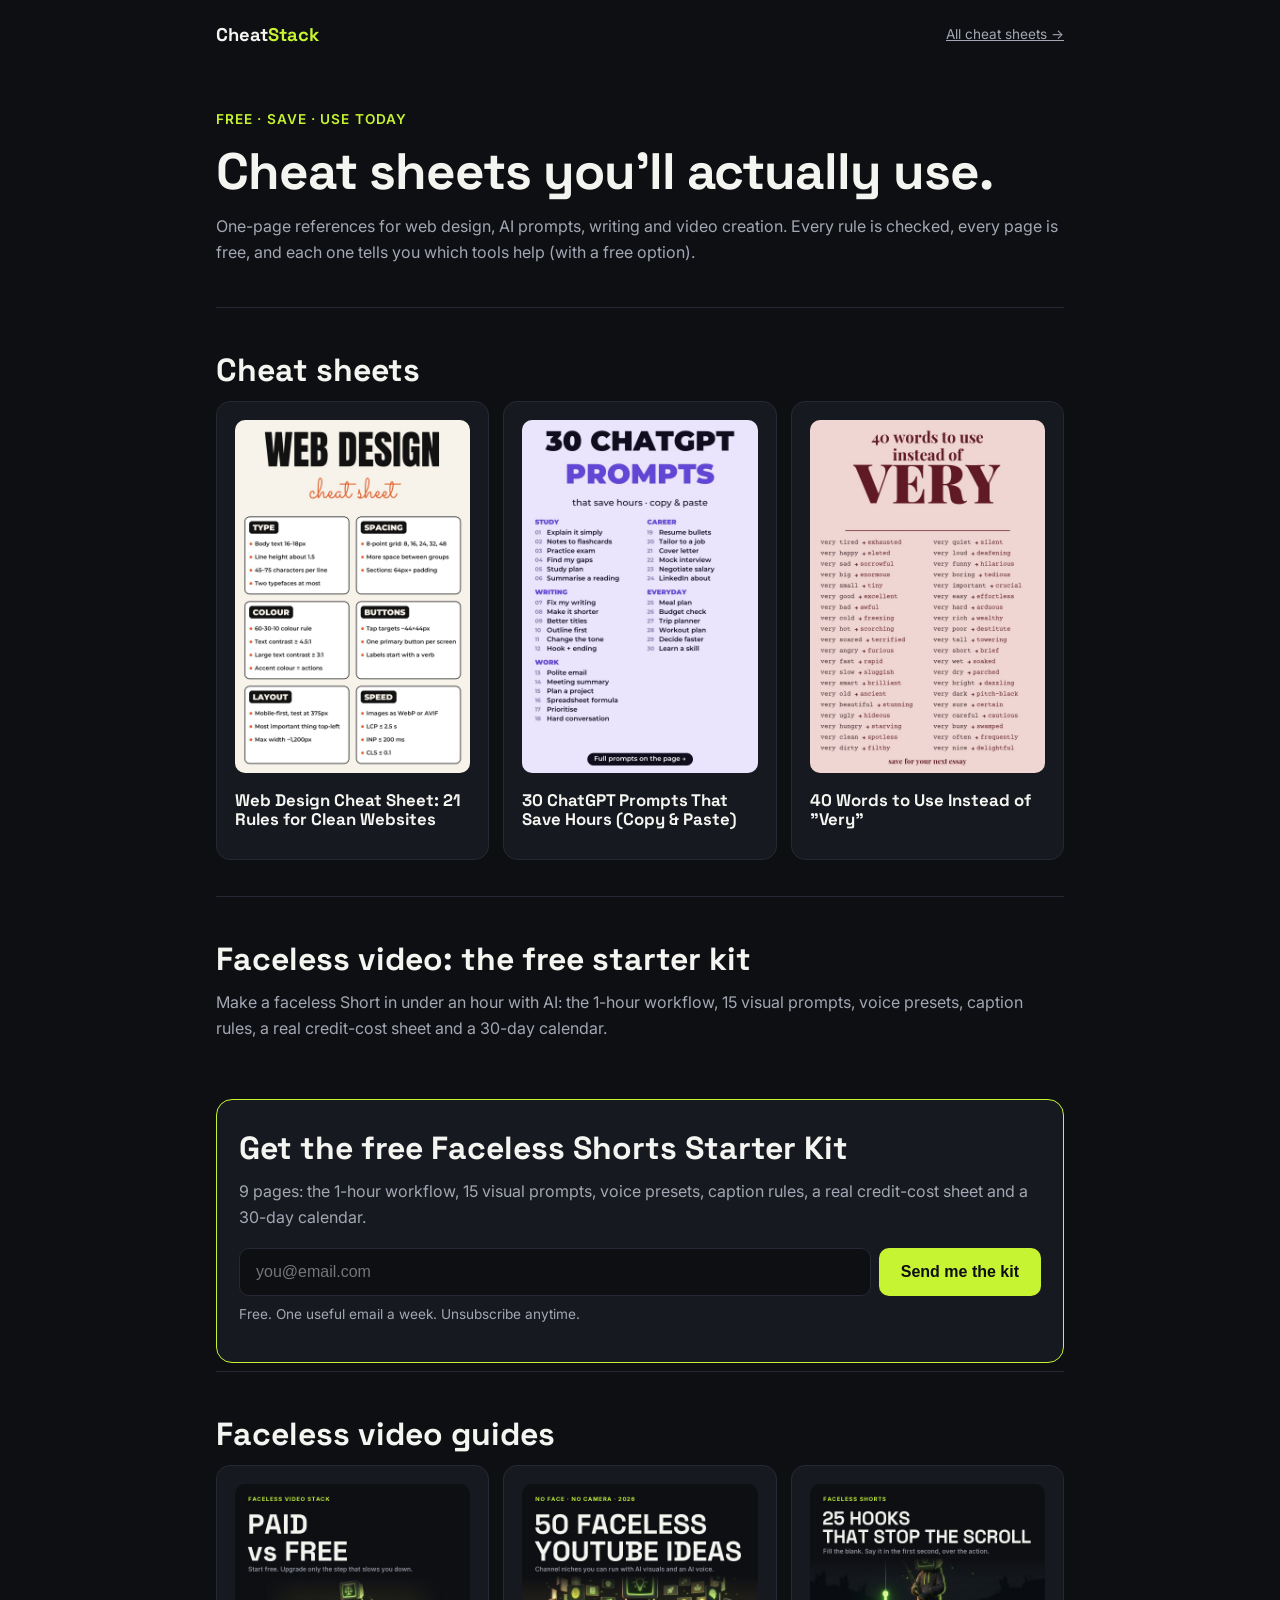
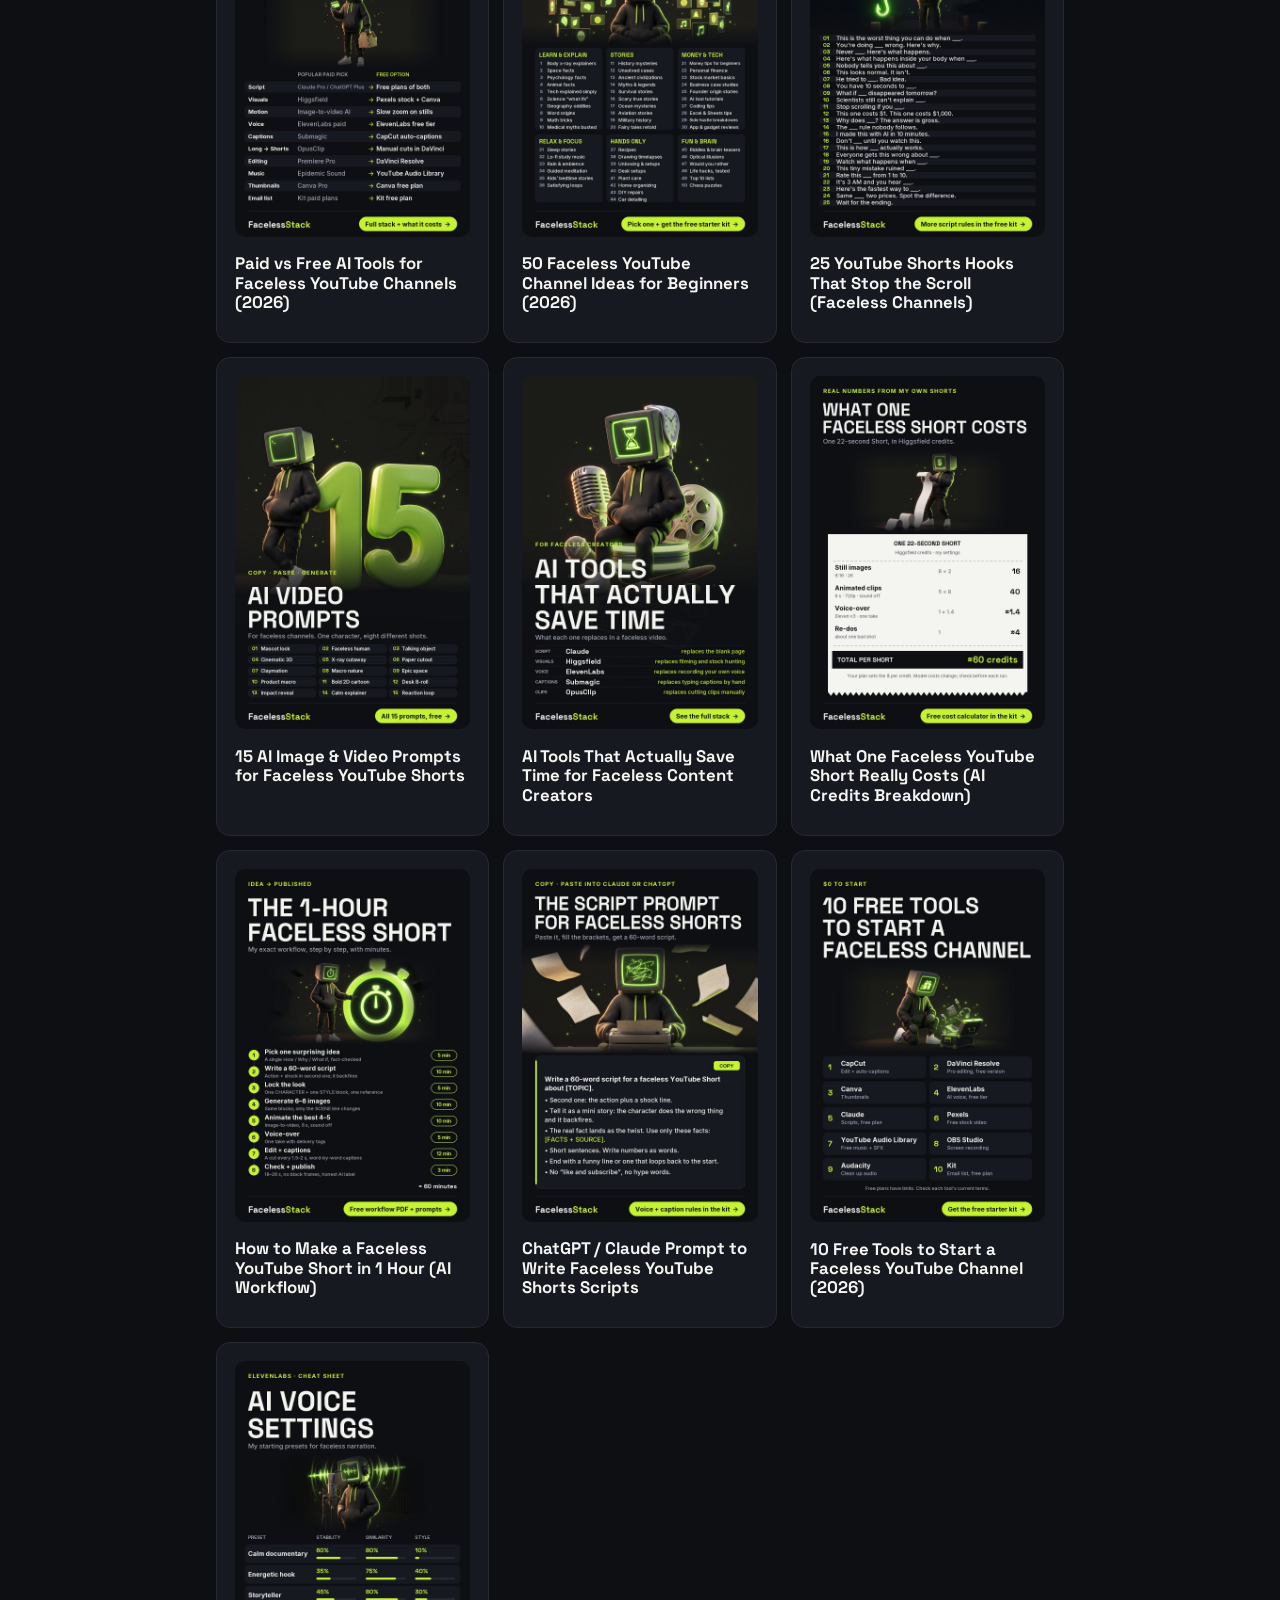
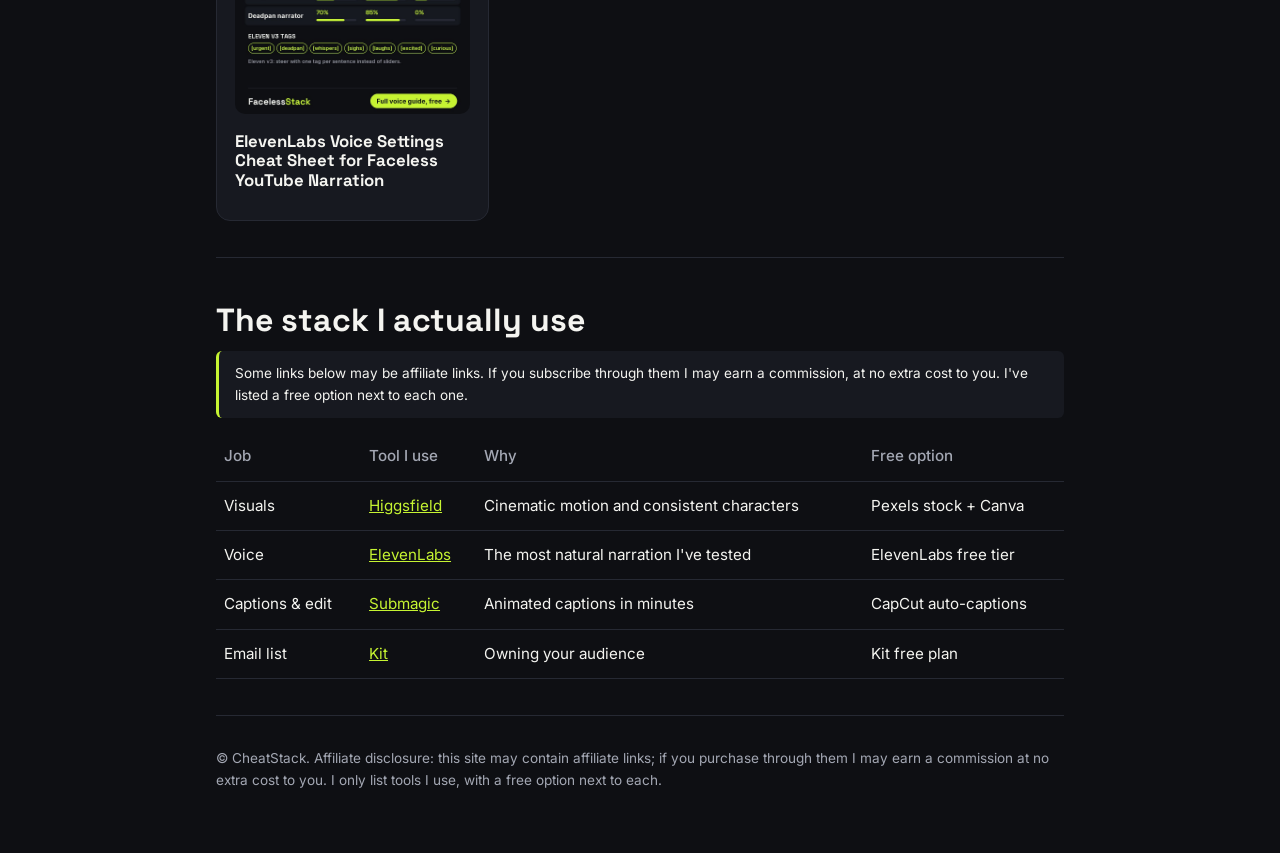
<file: index.html>
<!doctype html>
<html lang="en">
<head>
<meta charset="utf-8">
<meta name="viewport" content="width=device-width, initial-scale=1">
<title>CheatStack: Free Cheat Sheets for Web Design, AI Prompts, Writing &amp; Video</title>
<meta name="description" content="Free one-page cheat sheets for web design, ChatGPT prompts, writing and faceless video creation. Checked rules, copy-paste prompts, free tool options.">
<link rel="canonical" href="https://mussirimajid-rgb.github.io/cheatstack/">
<meta property="og:type" content="article">
<meta property="og:site_name" content="CheatStack">
<meta property="og:title" content="CheatStack: Free Cheat Sheets for Web Design, AI Prompts, Writing &amp; Video">
<meta property="og:description" content="Free one-page cheat sheets for web design, ChatGPT prompts, writing and faceless video creation. Checked rules, copy-paste prompts, free tool options.">
<meta property="og:url" content="https://mussirimajid-rgb.github.io/cheatstack/">
<meta property="article:published_time" content="2026-10-29">
<meta property="og:image" content="https://mussirimajid-rgb.github.io/cheatstack/pins/web-design-cheat-sheet.jpg">
<link rel="preconnect" href="https://fonts.googleapis.com">
<link href="https://fonts.googleapis.com/css2?family=Inter:wght@400;500;700&family=Space+Grotesk:wght@500;700&display=swap" rel="stylesheet">
<link rel="stylesheet" href="style.css?v=de7e3dae">
</head>
<body>
<div class="wrap">
  <header>
    <a class="logo" href="./">Cheat<span>Stack</span></a>
    <a class="small muted" href="./#sheets">All cheat sheets →</a>
  </header>
  <div class="hero" id="sheets">
    <div class="eyebrow">Free · Save · Use today</div>
    <h1>Cheat sheets you'll actually use.</h1>
    <p class="muted">One-page references for web design, AI prompts, writing and video creation. Every rule is checked, every page is free, and each one tells you which tools help (with a free option).</p>
  </div>
  <section>
    <h2>Cheat sheets</h2>
    <div class="grid guides">
      <a class="card" href="web-design-cheat-sheet/"><img src="pins/web-design-cheat-sheet.jpg" alt="Web design cheat sheet with rules for typography, spacing, colour, buttons, layout and page speed." loading="lazy"><h3 style="margin-top:10px">Web Design Cheat Sheet: 21 Rules for Clean Websites</h3></a>
      <a class="card" href="chatgpt-prompts/"><img src="pins/chatgpt-prompts.jpg" alt="List of 30 ChatGPT prompts in five groups: study, writing, work, career and everyday." loading="lazy"><h3 style="margin-top:10px">30 ChatGPT Prompts That Save Hours (Copy &amp; Paste)</h3></a>
      <a class="card" href="words-instead-of-very/"><img src="pins/words-instead-of-very.jpg" alt="List of 40 words to use instead of very, such as very tired → exhausted and very happy → elated." loading="lazy"><h3 style="margin-top:10px">40 Words to Use Instead of &quot;Very&quot;</h3></a>
    </div>
  </section>
  <section>
    <h2>Faceless video: the free starter kit</h2>
    <p class="muted">Make a faceless Short in under an hour with AI: the 1-hour workflow, 15 visual prompts, voice presets, caption rules, a real credit-cost sheet and a 30-day calendar.</p>
  </section>
  <div class="kitbox" id="kit">
    <h2>Get the free Faceless Shorts Starter Kit</h2>
    <p class="muted">9 pages: the 1-hour workflow, 15 visual prompts, voice presets, caption rules, a real credit-cost sheet and a 30-day calendar.</p>
    <form class="signup" action="https://app.kit.com/forms/10103270/subscriptions" method="post">
      <label class="sr" for="email">Email address</label>
      <input id="email" type="email" name="email_address" placeholder="you@email.com" autocomplete="email" required>
      <button class="btn" type="submit">Send me the kit</button>
    </form>
    <p class="small muted">Free. One useful email a week. Unsubscribe anytime.</p>
  </div>
  <section>
    <h2>Faceless video guides</h2>
    <div class="grid guides">
      <a class="card" href="paid-vs-free-tools/"><img src="pins/paid-vs-free-tools.jpg" alt="Comparison chart of paid vs free AI tools for faceless YouTube videos: Higgsfield vs Pexels, ElevenLabs vs free tier, Submagic vs CapCut, Premiere vs DaVinci Resolve." loading="lazy"><h3 style="margin-top:10px">Paid vs Free AI Tools for Faceless YouTube Channels (2026)</h3></a>
      <a class="card" href="faceless-youtube-channel-ideas/"><img src="pins/faceless-youtube-channel-ideas.jpg" alt="List of 50 faceless YouTube channel ideas in six groups: learn and explain, stories, money and tech, relax and focus, hands only, fun and brain." loading="lazy"><h3 style="margin-top:10px">50 Faceless YouTube Channel Ideas for Beginners (2026)</h3></a>
      <a class="card" href="youtube-shorts-hooks/"><img src="pins/youtube-shorts-hooks.jpg" alt="List of 25 fill-in-the-blank video hooks for YouTube Shorts, such as &#x27;You&#x27;re doing ___ wrong. Here&#x27;s why.&#x27;" loading="lazy"><h3 style="margin-top:10px">25 YouTube Shorts Hooks That Stop the Scroll (Faceless Channels)</h3></a>
      <a class="card" href="ai-video-prompts/"><img src="pins/ai-video-prompts.jpg" alt="Glossy 3D number 15 with a monitor-headed character, listing 15 AI prompt templates for faceless videos." loading="lazy"><h3 style="margin-top:10px">15 AI Image &amp; Video Prompts for Faceless YouTube Shorts</h3></a>
      <a class="card" href="ai-tools-that-save-time/"><img src="pins/ai-tools-that-save-time.jpg" alt="Surreal poster of a monitor-headed character with a melting clock, listing AI tools that save time: Claude, Higgsfield, ElevenLabs, Submagic, OpusClip." loading="lazy"><h3 style="margin-top:10px">AI Tools That Actually Save Time for Faceless Content Creators</h3></a>
      <a class="card" href="faceless-short-cost/"><img src="pins/faceless-short-cost.jpg" alt="Receipt showing the cost of one faceless YouTube Short: 16 credits of images, 40 credits of animated clips, 1.4 for voice, about 4 for re-dos, about 60 credits total." loading="lazy"><h3 style="margin-top:10px">What One Faceless YouTube Short Really Costs (AI Credits Breakdown)</h3></a>
      <a class="card" href="one-hour-workflow/"><img src="pins/one-hour-workflow.jpg" alt="Timeline of 8 steps to make a faceless YouTube Short in one hour, with minutes per step adding up to 60." loading="lazy"><h3 style="margin-top:10px">How to Make a Faceless YouTube Short in 1 Hour (AI Workflow)</h3></a>
      <a class="card" href="script-prompt/"><img src="pins/script-prompt.jpg" alt="Copy-paste prompt card for writing a 60-word faceless YouTube Shorts script with Claude or ChatGPT." loading="lazy"><h3 style="margin-top:10px">ChatGPT / Claude Prompt to Write Faceless YouTube Shorts Scripts</h3></a>
      <a class="card" href="free-tools-faceless-channel/"><img src="pins/free-tools-faceless-channel.jpg" alt="List of 10 free tools to start a faceless YouTube channel, including CapCut, DaVinci Resolve, Canva, ElevenLabs and OBS Studio." loading="lazy"><h3 style="margin-top:10px">10 Free Tools to Start a Faceless YouTube Channel (2026)</h3></a>
      <a class="card" href="ai-voice-settings/"><img src="pins/ai-voice-settings.jpg" alt="Cheat sheet of ElevenLabs voice settings for four narration styles with stability, similarity and style percentages, and Eleven v3 emotion tags." loading="lazy"><h3 style="margin-top:10px">ElevenLabs Voice Settings Cheat Sheet for Faceless YouTube Narration</h3></a>
    </div>
  </section>
  <section>
    <h2>The stack I actually use</h2>
    <p class="disclosure small">Some links below may be affiliate links. If you subscribe through them I may earn a commission, at no extra cost to you. I've listed a free option next to each one.</p>
    <div class="tablewrap"><table>
      <thead><tr><th>Job</th><th>Tool I use</th><th>Why</th><th>Free option</th></tr></thead>
      <tbody>
          <tr><td>Visuals</td><td><a href="https://higgsfield.ai" rel="sponsored nofollow noopener" target="_blank">Higgsfield</a></td><td>Cinematic motion and consistent characters</td><td>Pexels stock + Canva</td></tr>
          <tr><td>Voice</td><td><a href="https://elevenlabs.io" rel="sponsored nofollow noopener" target="_blank">ElevenLabs</a></td><td>The most natural narration I&#x27;ve tested</td><td>ElevenLabs free tier</td></tr>
          <tr><td>Captions &amp; edit</td><td><a href="https://www.submagic.co" rel="sponsored nofollow noopener" target="_blank">Submagic</a></td><td>Animated captions in minutes</td><td>CapCut auto-captions</td></tr>
          <tr><td>Email list</td><td><a href="https://kit.com" rel="sponsored nofollow noopener" target="_blank">Kit</a></td><td>Owning your audience</td><td>Kit free plan</td></tr>
      </tbody>
    </table></div>
  </section>
  <footer class="small muted">
    <p>© CheatStack. Affiliate disclosure: this site may contain affiliate links; if you purchase through them I may earn a commission at no extra cost to you. I only list tools I use, with a free option next to each.</p>
  </footer>
</div>
<script>document.querySelectorAll('.copy').forEach(b=>b.onclick=()=>{navigator.clipboard.writeText(document.getElementById(b.dataset.for).innerText);b.textContent='Copied';setTimeout(()=>b.textContent='Copy',1500)})</script>
</body>
</html>
</file>
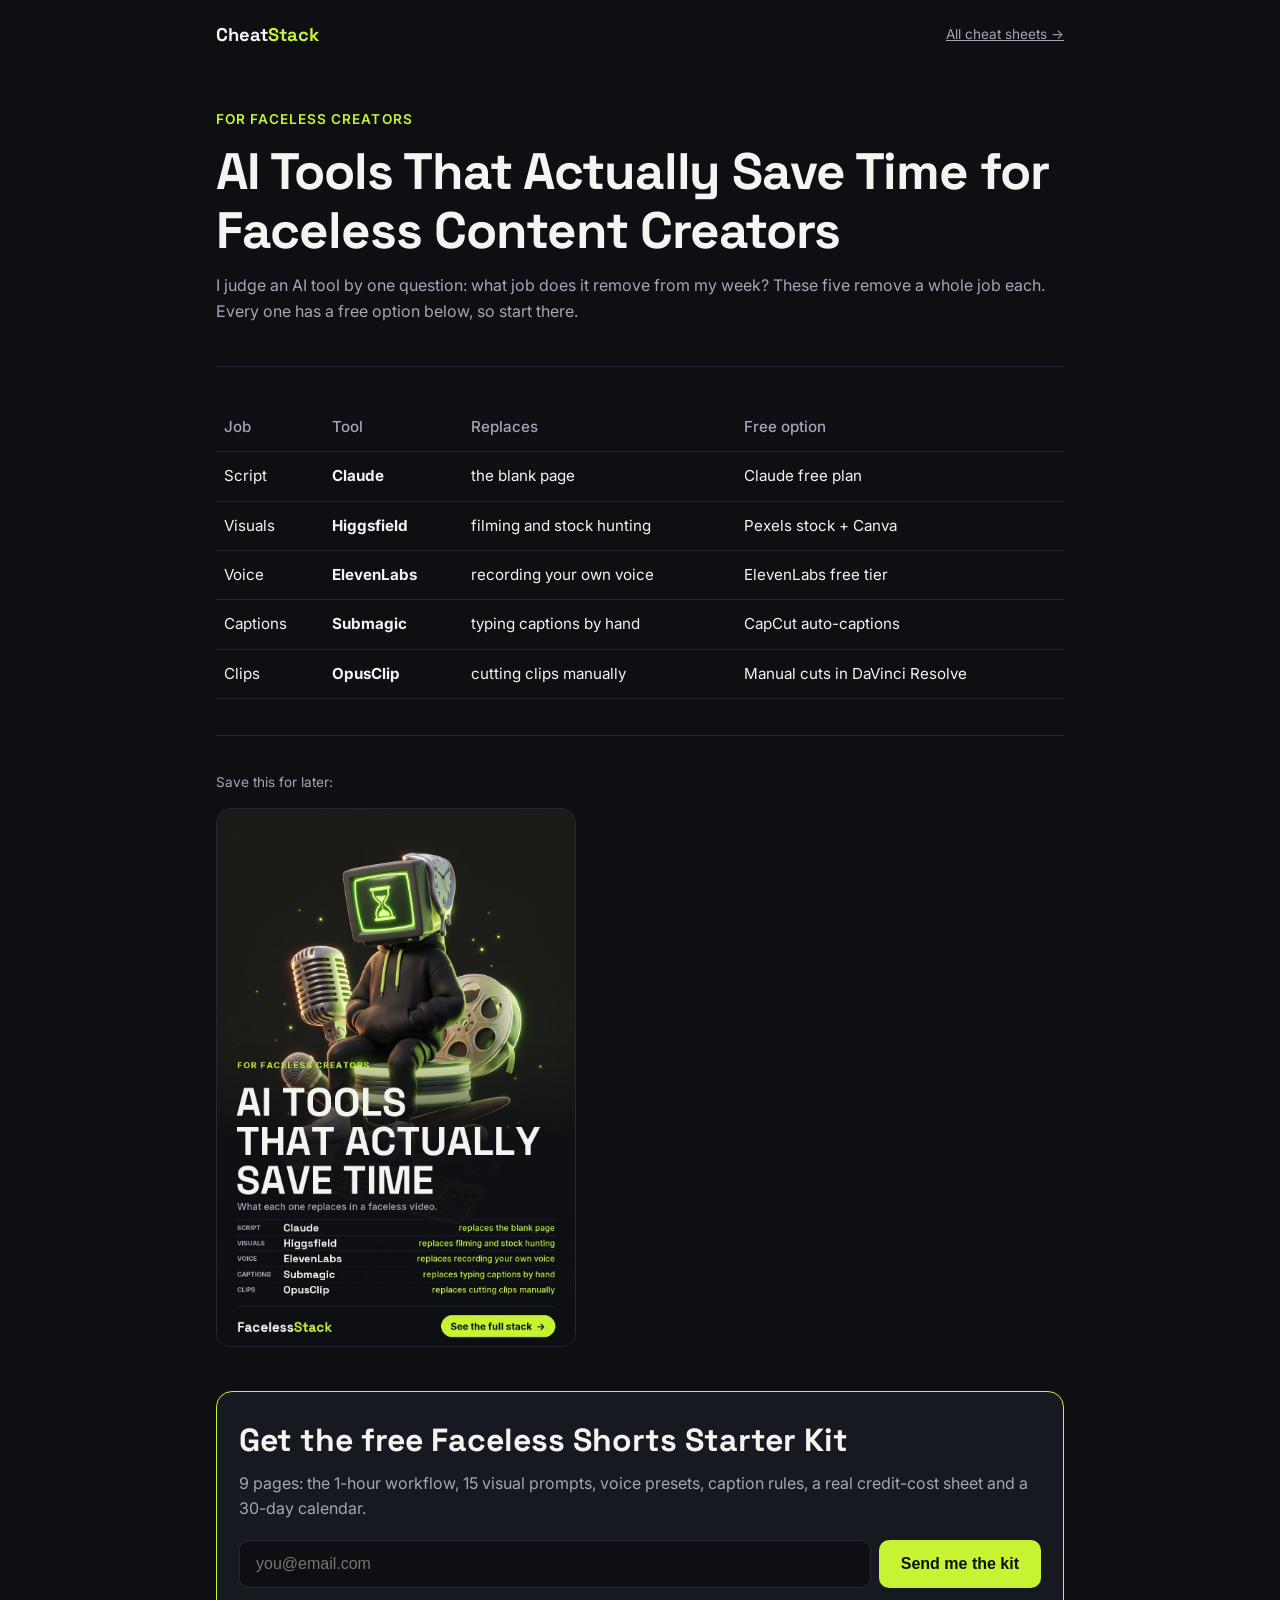
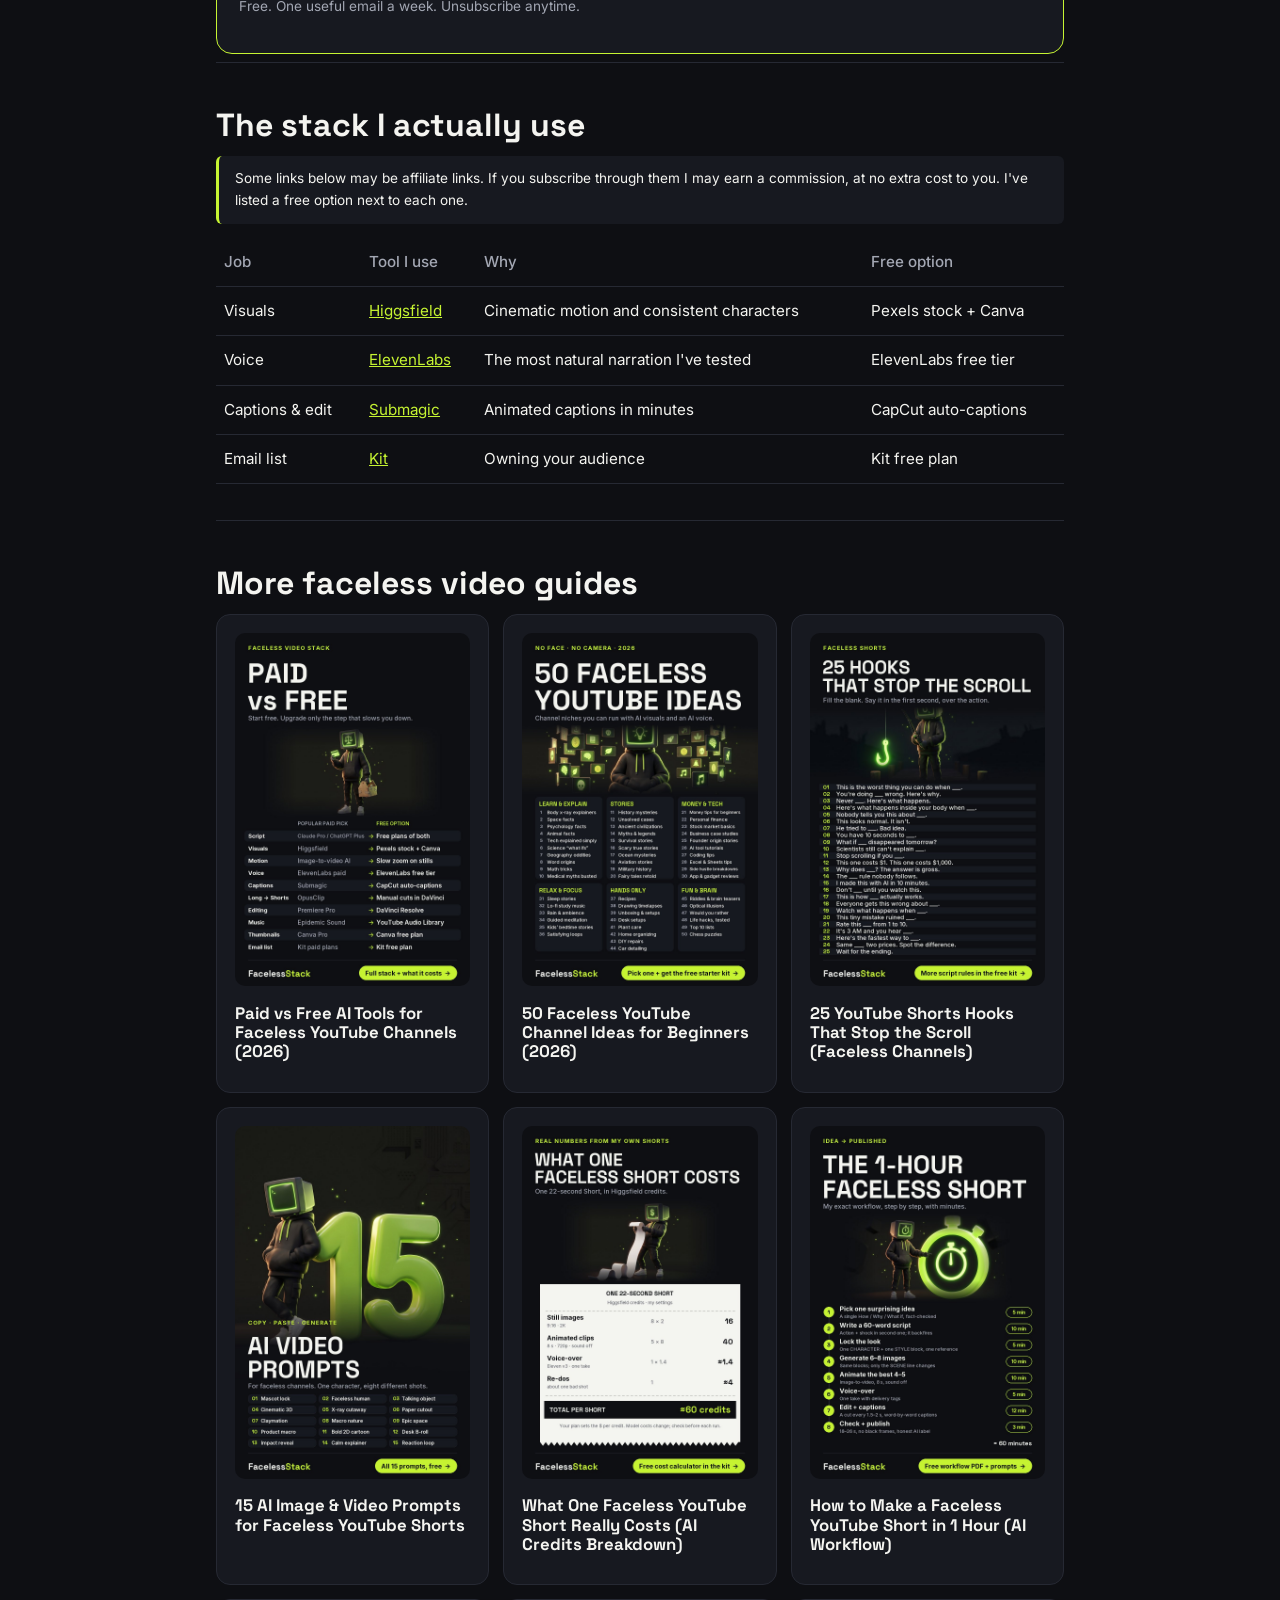
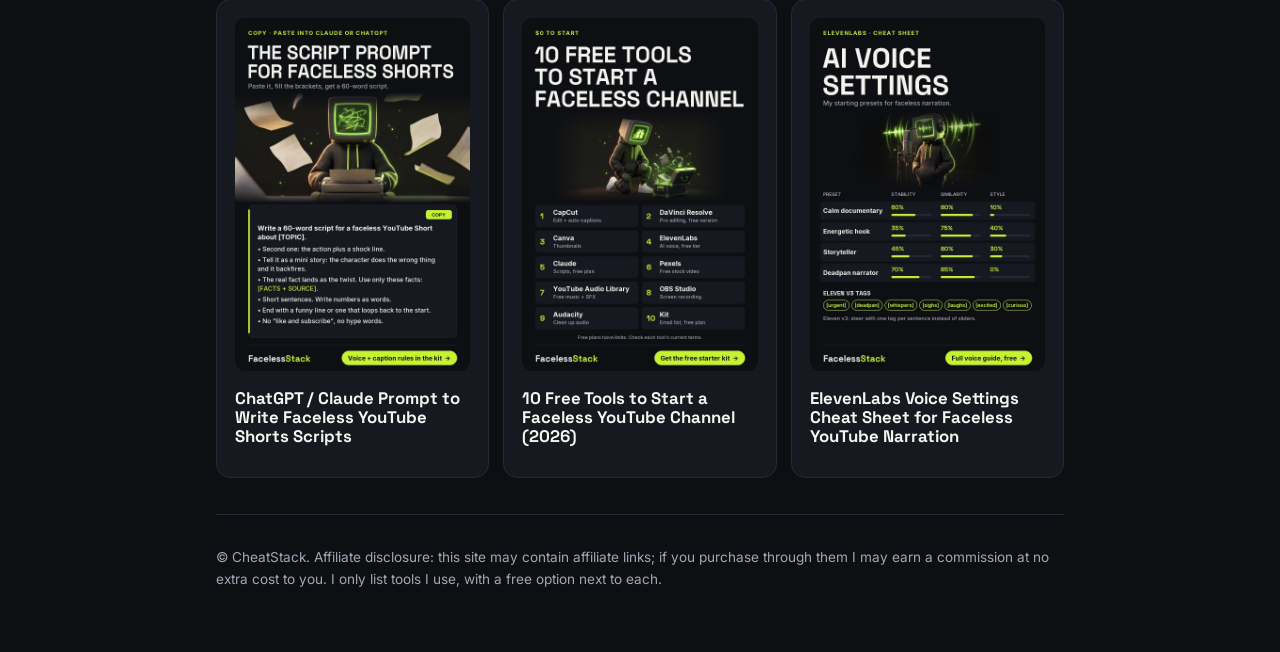
<file: ai-tools-that-save-time/index.html>
<!doctype html>
<html lang="en">
<head>
<meta charset="utf-8">
<meta name="viewport" content="width=device-width, initial-scale=1">
<title>AI Tools That Actually Save Time for Faceless Content Creators | CheatStack</title>
<meta name="description" content="Five AI tools that actually save time when you make faceless videos, and the exact job each one replaces: Claude for scripts, Higgsfield for visuals, ElevenLabs for voice, Submagic for captions, OpusClip for clips. Free options listed for every one.">
<link rel="canonical" href="https://mussirimajid-rgb.github.io/cheatstack/ai-tools-that-save-time/">
<meta property="og:type" content="article">
<meta property="og:site_name" content="CheatStack">
<meta property="og:title" content="AI Tools That Actually Save Time for Faceless Content Creators | CheatStack">
<meta property="og:description" content="Five AI tools that actually save time when you make faceless videos, and the exact job each one replaces: Claude for scripts, Higgsfield for visuals, ElevenLabs for voice, Submagic for captions, OpusClip for clips. Free options listed for every one.">
<meta property="og:url" content="https://mussirimajid-rgb.github.io/cheatstack/ai-tools-that-save-time/">
<meta property="article:published_time" content="2026-10-29">
<meta property="og:image" content="https://mussirimajid-rgb.github.io/cheatstack/pins/ai-tools-that-save-time.jpg">
<link rel="preconnect" href="https://fonts.googleapis.com">
<link href="https://fonts.googleapis.com/css2?family=Inter:wght@400;500;700&family=Space+Grotesk:wght@500;700&display=swap" rel="stylesheet">
<link rel="stylesheet" href="../style.css?v=de7e3dae">
</head>
<body>
<div class="wrap">
  <header>
    <a class="logo" href=".././">Cheat<span>Stack</span></a>
    <a class="small muted" href=".././#sheets">All cheat sheets →</a>
  </header>
  <div class="hero">
    <div class="eyebrow">For faceless creators</div>
    <h1>AI Tools That Actually Save Time for Faceless Content Creators</h1>
    <p class="muted">I judge an AI tool by one question: what job does it remove from my week? These five remove a whole job each. Every one has a free option below, so start there.</p>
  </div>
  <section>
<div class="tablewrap"><table><thead><tr><th>Job</th><th>Tool</th><th>Replaces</th><th>Free option</th></tr></thead><tbody><tr><td>Script</td><td><b>Claude</b></td><td>the blank page</td><td>Claude free plan</td></tr><tr><td>Visuals</td><td><b>Higgsfield</b></td><td>filming and stock hunting</td><td>Pexels stock + Canva</td></tr><tr><td>Voice</td><td><b>ElevenLabs</b></td><td>recording your own voice</td><td>ElevenLabs free tier</td></tr><tr><td>Captions</td><td><b>Submagic</b></td><td>typing captions by hand</td><td>CapCut auto-captions</td></tr><tr><td>Clips</td><td><b>OpusClip</b></td><td>cutting clips manually</td><td>Manual cuts in DaVinci Resolve</td></tr></tbody></table></div>
  </section>
  <section>
    <p class="muted small">Save this for later:</p>
    <img class="pinimg" src="../pins/ai-tools-that-save-time.jpg" alt="Surreal poster of a monitor-headed character with a melting clock, listing AI tools that save time: Claude, Higgsfield, ElevenLabs, Submagic, OpusClip.">
  </section>
  <div class="kitbox" id="kit">
    <h2>Get the free Faceless Shorts Starter Kit</h2>
    <p class="muted">9 pages: the 1-hour workflow, 15 visual prompts, voice presets, caption rules, a real credit-cost sheet and a 30-day calendar.</p>
    <form class="signup" action="https://app.kit.com/forms/10103270/subscriptions" method="post">
      <label class="sr" for="email">Email address</label>
      <input id="email" type="email" name="email_address" placeholder="you@email.com" autocomplete="email" required>
      <button class="btn" type="submit">Send me the kit</button>
    </form>
    <p class="small muted">Free. One useful email a week. Unsubscribe anytime.</p>
  </div>
  <section>
    <h2>The stack I actually use</h2>
    <p class="disclosure small">Some links below may be affiliate links. If you subscribe through them I may earn a commission, at no extra cost to you. I've listed a free option next to each one.</p>
    <div class="tablewrap"><table>
      <thead><tr><th>Job</th><th>Tool I use</th><th>Why</th><th>Free option</th></tr></thead>
      <tbody>
          <tr><td>Visuals</td><td><a href="https://higgsfield.ai" rel="sponsored nofollow noopener" target="_blank">Higgsfield</a></td><td>Cinematic motion and consistent characters</td><td>Pexels stock + Canva</td></tr>
          <tr><td>Voice</td><td><a href="https://elevenlabs.io" rel="sponsored nofollow noopener" target="_blank">ElevenLabs</a></td><td>The most natural narration I&#x27;ve tested</td><td>ElevenLabs free tier</td></tr>
          <tr><td>Captions &amp; edit</td><td><a href="https://www.submagic.co" rel="sponsored nofollow noopener" target="_blank">Submagic</a></td><td>Animated captions in minutes</td><td>CapCut auto-captions</td></tr>
          <tr><td>Email list</td><td><a href="https://kit.com" rel="sponsored nofollow noopener" target="_blank">Kit</a></td><td>Owning your audience</td><td>Kit free plan</td></tr>
      </tbody>
    </table></div>
  </section>
  <section>
    <h2>More faceless video guides</h2>
    <div class="grid guides">
      <a class="card" href="../paid-vs-free-tools/"><img src="../pins/paid-vs-free-tools.jpg" alt="Comparison chart of paid vs free AI tools for faceless YouTube videos: Higgsfield vs Pexels, ElevenLabs vs free tier, Submagic vs CapCut, Premiere vs DaVinci Resolve." loading="lazy"><h3 style="margin-top:10px">Paid vs Free AI Tools for Faceless YouTube Channels (2026)</h3></a>
      <a class="card" href="../faceless-youtube-channel-ideas/"><img src="../pins/faceless-youtube-channel-ideas.jpg" alt="List of 50 faceless YouTube channel ideas in six groups: learn and explain, stories, money and tech, relax and focus, hands only, fun and brain." loading="lazy"><h3 style="margin-top:10px">50 Faceless YouTube Channel Ideas for Beginners (2026)</h3></a>
      <a class="card" href="../youtube-shorts-hooks/"><img src="../pins/youtube-shorts-hooks.jpg" alt="List of 25 fill-in-the-blank video hooks for YouTube Shorts, such as &#x27;You&#x27;re doing ___ wrong. Here&#x27;s why.&#x27;" loading="lazy"><h3 style="margin-top:10px">25 YouTube Shorts Hooks That Stop the Scroll (Faceless Channels)</h3></a>
      <a class="card" href="../ai-video-prompts/"><img src="../pins/ai-video-prompts.jpg" alt="Glossy 3D number 15 with a monitor-headed character, listing 15 AI prompt templates for faceless videos." loading="lazy"><h3 style="margin-top:10px">15 AI Image &amp; Video Prompts for Faceless YouTube Shorts</h3></a>
      <a class="card" href="../faceless-short-cost/"><img src="../pins/faceless-short-cost.jpg" alt="Receipt showing the cost of one faceless YouTube Short: 16 credits of images, 40 credits of animated clips, 1.4 for voice, about 4 for re-dos, about 60 credits total." loading="lazy"><h3 style="margin-top:10px">What One Faceless YouTube Short Really Costs (AI Credits Breakdown)</h3></a>
      <a class="card" href="../one-hour-workflow/"><img src="../pins/one-hour-workflow.jpg" alt="Timeline of 8 steps to make a faceless YouTube Short in one hour, with minutes per step adding up to 60." loading="lazy"><h3 style="margin-top:10px">How to Make a Faceless YouTube Short in 1 Hour (AI Workflow)</h3></a>
      <a class="card" href="../script-prompt/"><img src="../pins/script-prompt.jpg" alt="Copy-paste prompt card for writing a 60-word faceless YouTube Shorts script with Claude or ChatGPT." loading="lazy"><h3 style="margin-top:10px">ChatGPT / Claude Prompt to Write Faceless YouTube Shorts Scripts</h3></a>
      <a class="card" href="../free-tools-faceless-channel/"><img src="../pins/free-tools-faceless-channel.jpg" alt="List of 10 free tools to start a faceless YouTube channel, including CapCut, DaVinci Resolve, Canva, ElevenLabs and OBS Studio." loading="lazy"><h3 style="margin-top:10px">10 Free Tools to Start a Faceless YouTube Channel (2026)</h3></a>
      <a class="card" href="../ai-voice-settings/"><img src="../pins/ai-voice-settings.jpg" alt="Cheat sheet of ElevenLabs voice settings for four narration styles with stability, similarity and style percentages, and Eleven v3 emotion tags." loading="lazy"><h3 style="margin-top:10px">ElevenLabs Voice Settings Cheat Sheet for Faceless YouTube Narration</h3></a>
    </div>
  </section>
  <footer class="small muted">
    <p>© CheatStack. Affiliate disclosure: this site may contain affiliate links; if you purchase through them I may earn a commission at no extra cost to you. I only list tools I use, with a free option next to each.</p>
  </footer>
</div>
<script>document.querySelectorAll('.copy').forEach(b=>b.onclick=()=>{navigator.clipboard.writeText(document.getElementById(b.dataset.for).innerText);b.textContent='Copied';setTimeout(()=>b.textContent='Copy',1500)})</script>
</body>
</html>
</file>
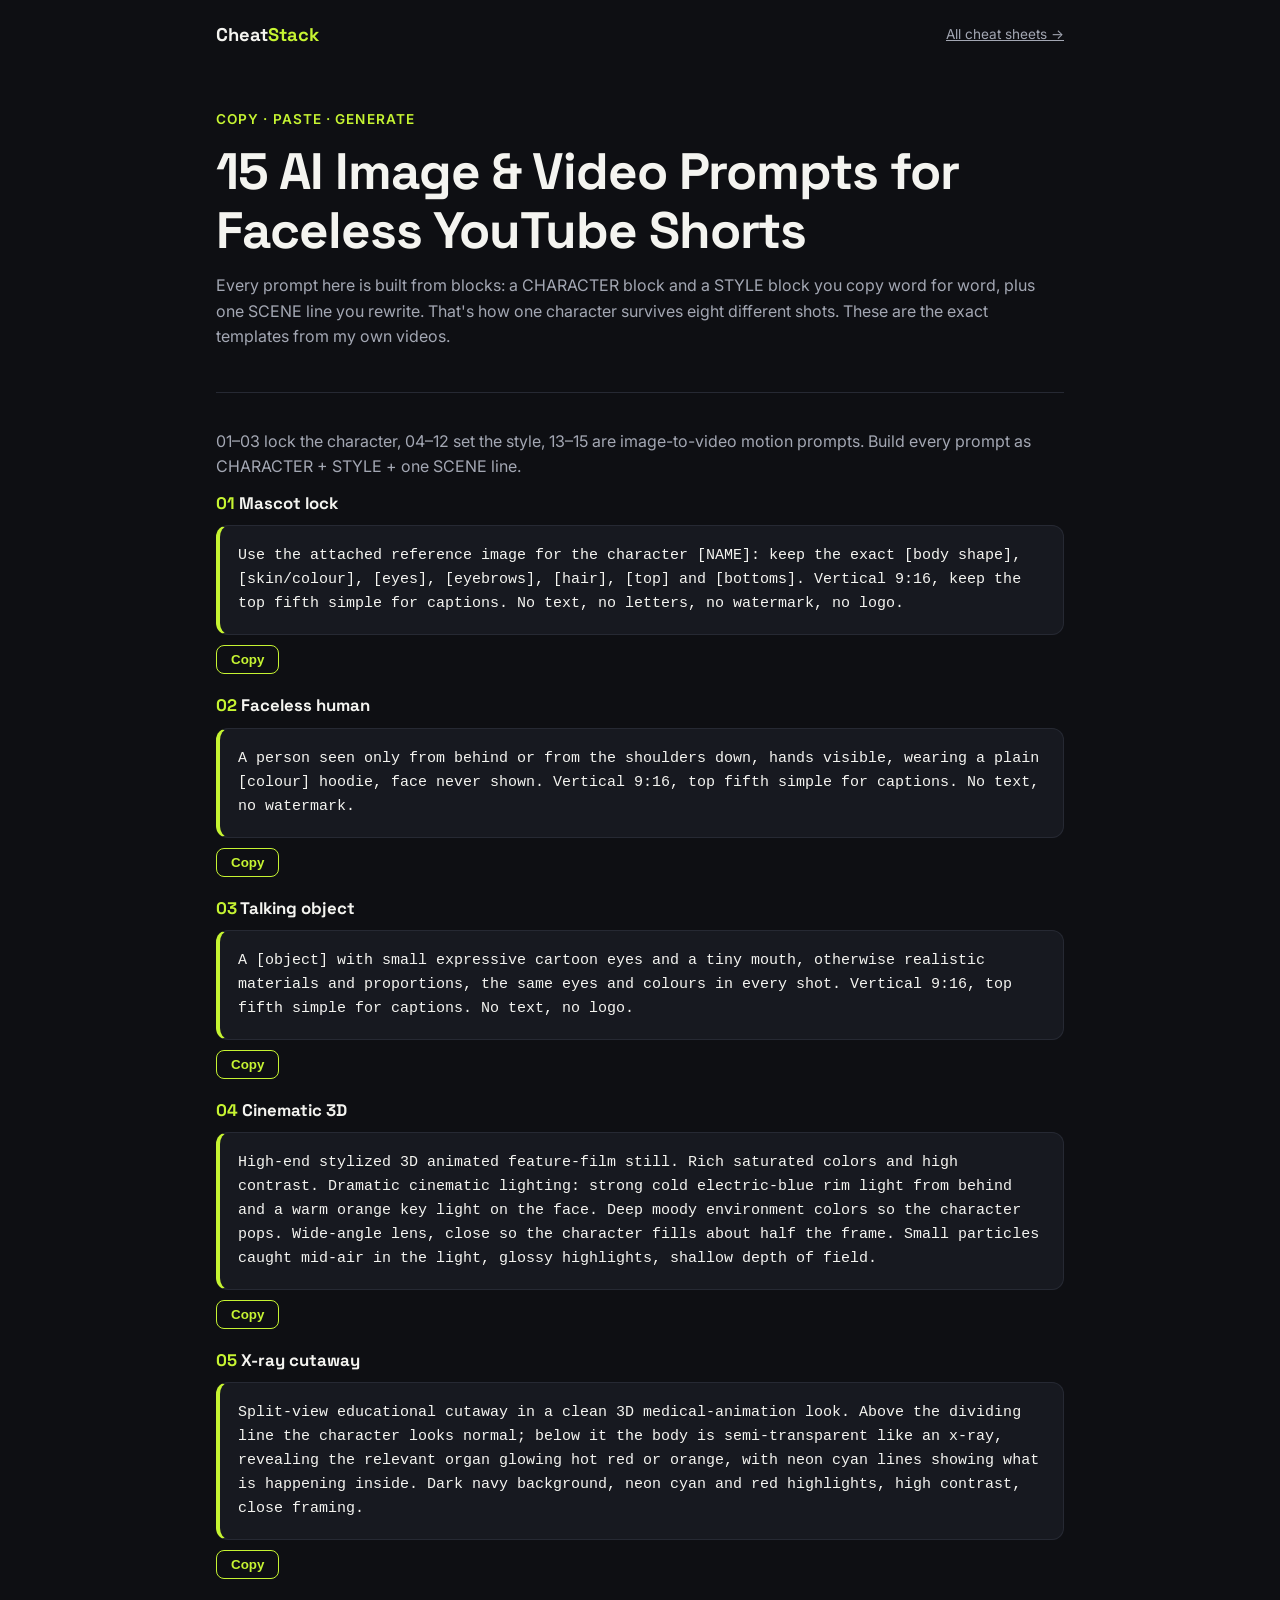
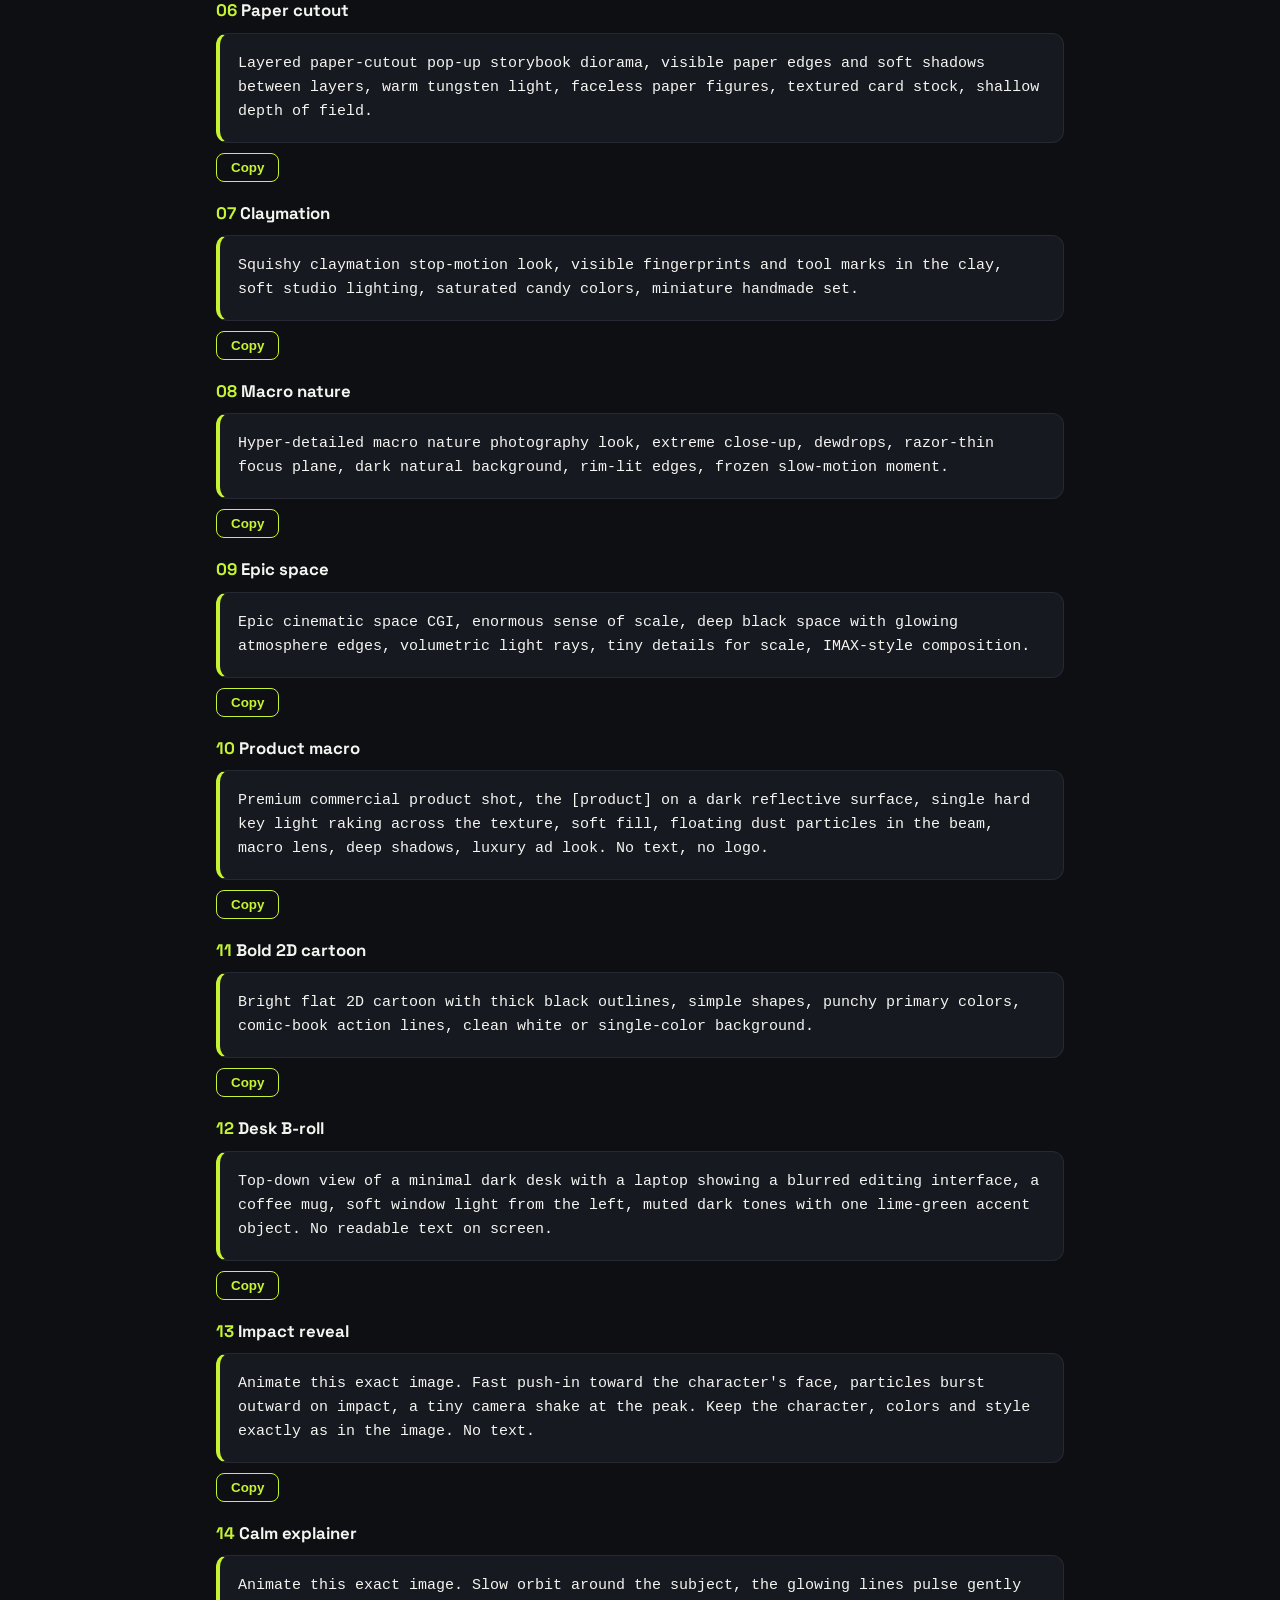
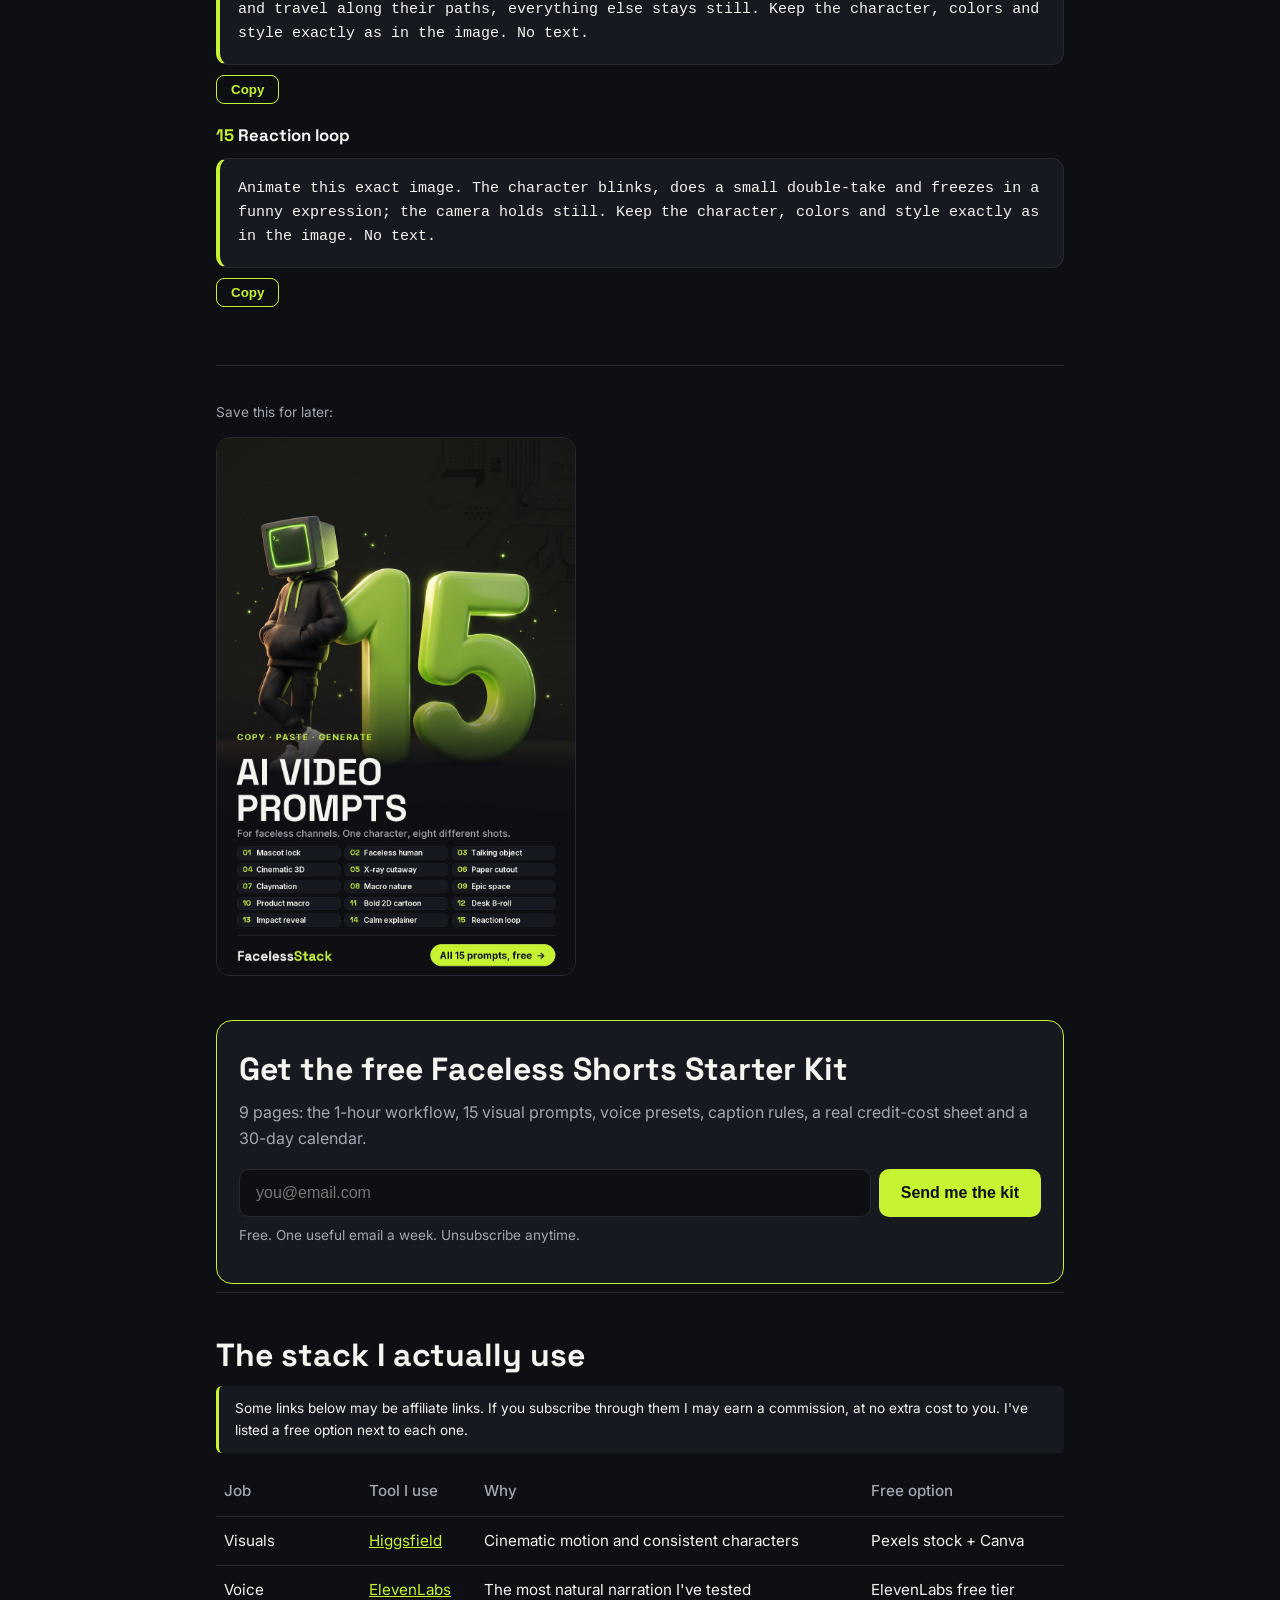
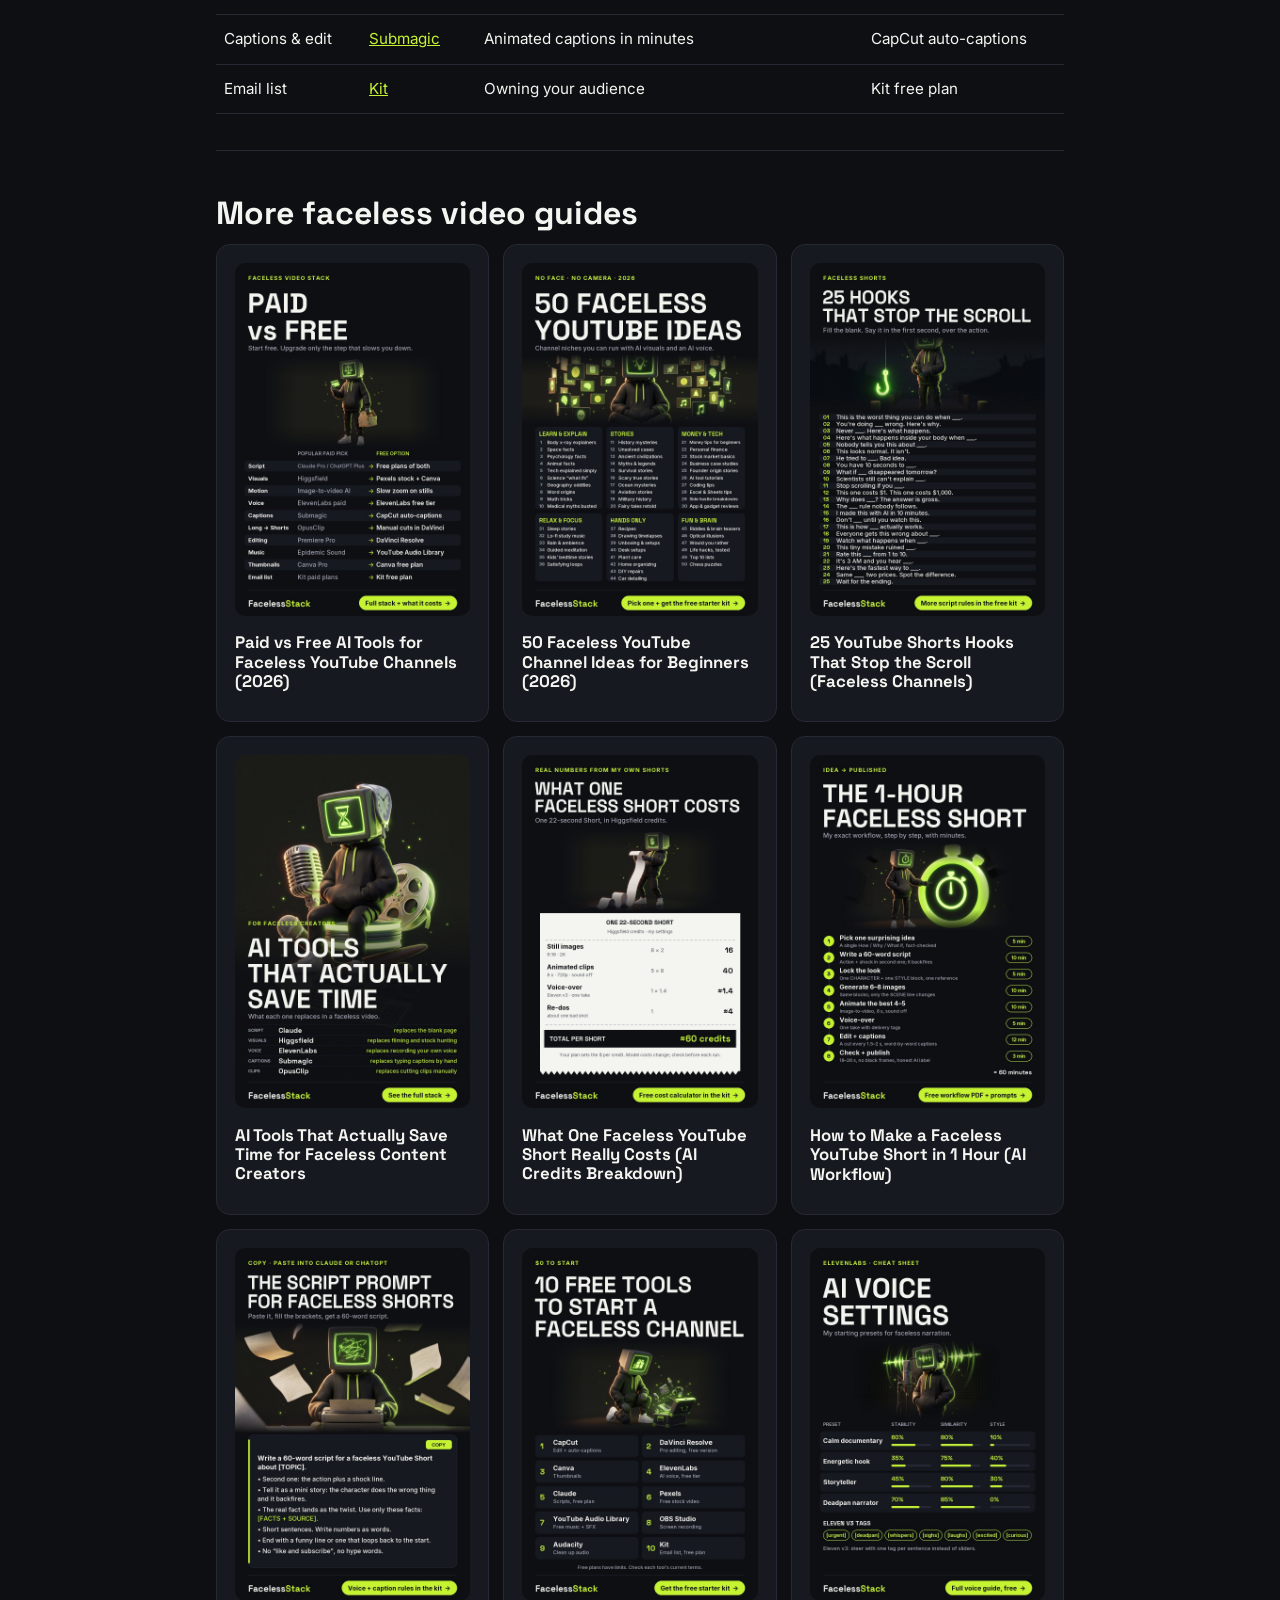
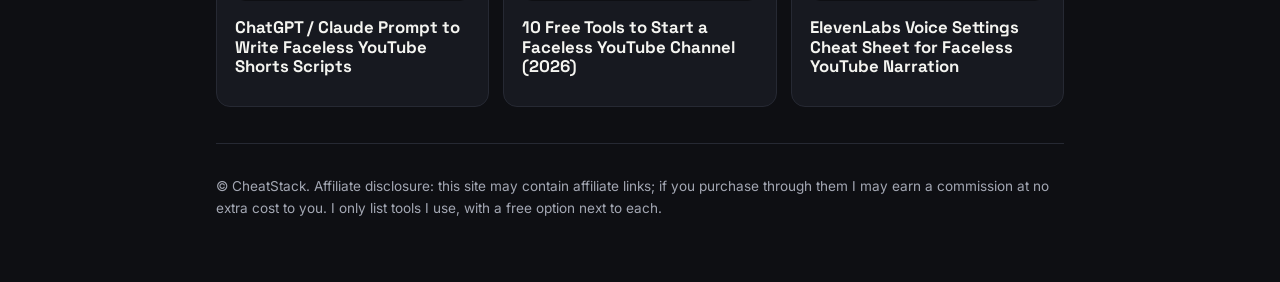
<file: ai-video-prompts/index.html>
<!doctype html>
<html lang="en">
<head>
<meta charset="utf-8">
<meta name="viewport" content="width=device-width, initial-scale=1">
<title>15 AI Image &amp; Video Prompts for Faceless YouTube Shorts | CheatStack</title>
<meta name="description" content="15 copy-paste AI prompts for faceless YouTube Shorts: character lock, cinematic 3D, x-ray cutaway, claymation, paper cutout, product macro and 3 image-to-video motion prompts. Works in Higgsfield and most AI image generators. All 15 free on the page.">
<link rel="canonical" href="https://mussirimajid-rgb.github.io/cheatstack/ai-video-prompts/">
<meta property="og:type" content="article">
<meta property="og:site_name" content="CheatStack">
<meta property="og:title" content="15 AI Image &amp; Video Prompts for Faceless YouTube Shorts | CheatStack">
<meta property="og:description" content="15 copy-paste AI prompts for faceless YouTube Shorts: character lock, cinematic 3D, x-ray cutaway, claymation, paper cutout, product macro and 3 image-to-video motion prompts. Works in Higgsfield and most AI image generators. All 15 free on the page.">
<meta property="og:url" content="https://mussirimajid-rgb.github.io/cheatstack/ai-video-prompts/">
<meta property="article:published_time" content="2026-10-29">
<meta property="og:image" content="https://mussirimajid-rgb.github.io/cheatstack/pins/ai-video-prompts.jpg">
<link rel="preconnect" href="https://fonts.googleapis.com">
<link href="https://fonts.googleapis.com/css2?family=Inter:wght@400;500;700&family=Space+Grotesk:wght@500;700&display=swap" rel="stylesheet">
<link rel="stylesheet" href="../style.css?v=de7e3dae">
</head>
<body>
<div class="wrap">
  <header>
    <a class="logo" href=".././">Cheat<span>Stack</span></a>
    <a class="small muted" href=".././#sheets">All cheat sheets →</a>
  </header>
  <div class="hero">
    <div class="eyebrow">Copy · paste · generate</div>
    <h1>15 AI Image &amp; Video Prompts for Faceless YouTube Shorts</h1>
    <p class="muted">Every prompt here is built from blocks: a CHARACTER block and a STYLE block you copy word for word, plus one SCENE line you rewrite. That&#x27;s how one character survives eight different shots. These are the exact templates from my own videos.</p>
  </div>
  <section>
<p class="muted">01–03 lock the character, 04–12 set the style, 13–15 are image-to-video motion prompts. Build every prompt as CHARACTER + STYLE + one SCENE line.</p><div class="prompt"><h3><span class="num">01</span> Mascot lock</h3><pre id="p1">Use the attached reference image for the character [NAME]: keep the exact [body shape], [skin/colour], [eyes], [eyebrows], [hair], [top] and [bottoms]. Vertical 9:16, keep the top fifth simple for captions. No text, no letters, no watermark, no logo.</pre><button class="copy" data-for="p1">Copy</button></div><div class="prompt"><h3><span class="num">02</span> Faceless human</h3><pre id="p2">A person seen only from behind or from the shoulders down, hands visible, wearing a plain [colour] hoodie, face never shown. Vertical 9:16, top fifth simple for captions. No text, no watermark.</pre><button class="copy" data-for="p2">Copy</button></div><div class="prompt"><h3><span class="num">03</span> Talking object</h3><pre id="p3">A [object] with small expressive cartoon eyes and a tiny mouth, otherwise realistic materials and proportions, the same eyes and colours in every shot. Vertical 9:16, top fifth simple for captions. No text, no logo.</pre><button class="copy" data-for="p3">Copy</button></div><div class="prompt"><h3><span class="num">04</span> Cinematic 3D</h3><pre id="p4">High-end stylized 3D animated feature-film still. Rich saturated colors and high contrast. Dramatic cinematic lighting: strong cold electric-blue rim light from behind and a warm orange key light on the face. Deep moody environment colors so the character pops. Wide-angle lens, close so the character fills about half the frame. Small particles caught mid-air in the light, glossy highlights, shallow depth of field.</pre><button class="copy" data-for="p4">Copy</button></div><div class="prompt"><h3><span class="num">05</span> X-ray cutaway</h3><pre id="p5">Split-view educational cutaway in a clean 3D medical-animation look. Above the dividing line the character looks normal; below it the body is semi-transparent like an x-ray, revealing the relevant organ glowing hot red or orange, with neon cyan lines showing what is happening inside. Dark navy background, neon cyan and red highlights, high contrast, close framing.</pre><button class="copy" data-for="p5">Copy</button></div><div class="prompt"><h3><span class="num">06</span> Paper cutout</h3><pre id="p6">Layered paper-cutout pop-up storybook diorama, visible paper edges and soft shadows between layers, warm tungsten light, faceless paper figures, textured card stock, shallow depth of field.</pre><button class="copy" data-for="p6">Copy</button></div><div class="prompt"><h3><span class="num">07</span> Claymation</h3><pre id="p7">Squishy claymation stop-motion look, visible fingerprints and tool marks in the clay, soft studio lighting, saturated candy colors, miniature handmade set.</pre><button class="copy" data-for="p7">Copy</button></div><div class="prompt"><h3><span class="num">08</span> Macro nature</h3><pre id="p8">Hyper-detailed macro nature photography look, extreme close-up, dewdrops, razor-thin focus plane, dark natural background, rim-lit edges, frozen slow-motion moment.</pre><button class="copy" data-for="p8">Copy</button></div><div class="prompt"><h3><span class="num">09</span> Epic space</h3><pre id="p9">Epic cinematic space CGI, enormous sense of scale, deep black space with glowing atmosphere edges, volumetric light rays, tiny details for scale, IMAX-style composition.</pre><button class="copy" data-for="p9">Copy</button></div><div class="prompt"><h3><span class="num">10</span> Product macro</h3><pre id="p10">Premium commercial product shot, the [product] on a dark reflective surface, single hard key light raking across the texture, soft fill, floating dust particles in the beam, macro lens, deep shadows, luxury ad look. No text, no logo.</pre><button class="copy" data-for="p10">Copy</button></div><div class="prompt"><h3><span class="num">11</span> Bold 2D cartoon</h3><pre id="p11">Bright flat 2D cartoon with thick black outlines, simple shapes, punchy primary colors, comic-book action lines, clean white or single-color background.</pre><button class="copy" data-for="p11">Copy</button></div><div class="prompt"><h3><span class="num">12</span> Desk B-roll</h3><pre id="p12">Top-down view of a minimal dark desk with a laptop showing a blurred editing interface, a coffee mug, soft window light from the left, muted dark tones with one lime-green accent object. No readable text on screen.</pre><button class="copy" data-for="p12">Copy</button></div><div class="prompt"><h3><span class="num">13</span> Impact reveal</h3><pre id="p13">Animate this exact image. Fast push-in toward the character&#x27;s face, particles burst outward on impact, a tiny camera shake at the peak. Keep the character, colors and style exactly as in the image. No text.</pre><button class="copy" data-for="p13">Copy</button></div><div class="prompt"><h3><span class="num">14</span> Calm explainer</h3><pre id="p14">Animate this exact image. Slow orbit around the subject, the glowing lines pulse gently and travel along their paths, everything else stays still. Keep the character, colors and style exactly as in the image. No text.</pre><button class="copy" data-for="p14">Copy</button></div><div class="prompt"><h3><span class="num">15</span> Reaction loop</h3><pre id="p15">Animate this exact image. The character blinks, does a small double-take and freezes in a funny expression; the camera holds still. Keep the character, colors and style exactly as in the image. No text.</pre><button class="copy" data-for="p15">Copy</button></div>
  </section>
  <section>
    <p class="muted small">Save this for later:</p>
    <img class="pinimg" src="../pins/ai-video-prompts.jpg" alt="Glossy 3D number 15 with a monitor-headed character, listing 15 AI prompt templates for faceless videos.">
  </section>
  <div class="kitbox" id="kit">
    <h2>Get the free Faceless Shorts Starter Kit</h2>
    <p class="muted">9 pages: the 1-hour workflow, 15 visual prompts, voice presets, caption rules, a real credit-cost sheet and a 30-day calendar.</p>
    <form class="signup" action="https://app.kit.com/forms/10103270/subscriptions" method="post">
      <label class="sr" for="email">Email address</label>
      <input id="email" type="email" name="email_address" placeholder="you@email.com" autocomplete="email" required>
      <button class="btn" type="submit">Send me the kit</button>
    </form>
    <p class="small muted">Free. One useful email a week. Unsubscribe anytime.</p>
  </div>
  <section>
    <h2>The stack I actually use</h2>
    <p class="disclosure small">Some links below may be affiliate links. If you subscribe through them I may earn a commission, at no extra cost to you. I've listed a free option next to each one.</p>
    <div class="tablewrap"><table>
      <thead><tr><th>Job</th><th>Tool I use</th><th>Why</th><th>Free option</th></tr></thead>
      <tbody>
          <tr><td>Visuals</td><td><a href="https://higgsfield.ai" rel="sponsored nofollow noopener" target="_blank">Higgsfield</a></td><td>Cinematic motion and consistent characters</td><td>Pexels stock + Canva</td></tr>
          <tr><td>Voice</td><td><a href="https://elevenlabs.io" rel="sponsored nofollow noopener" target="_blank">ElevenLabs</a></td><td>The most natural narration I&#x27;ve tested</td><td>ElevenLabs free tier</td></tr>
          <tr><td>Captions &amp; edit</td><td><a href="https://www.submagic.co" rel="sponsored nofollow noopener" target="_blank">Submagic</a></td><td>Animated captions in minutes</td><td>CapCut auto-captions</td></tr>
          <tr><td>Email list</td><td><a href="https://kit.com" rel="sponsored nofollow noopener" target="_blank">Kit</a></td><td>Owning your audience</td><td>Kit free plan</td></tr>
      </tbody>
    </table></div>
  </section>
  <section>
    <h2>More faceless video guides</h2>
    <div class="grid guides">
      <a class="card" href="../paid-vs-free-tools/"><img src="../pins/paid-vs-free-tools.jpg" alt="Comparison chart of paid vs free AI tools for faceless YouTube videos: Higgsfield vs Pexels, ElevenLabs vs free tier, Submagic vs CapCut, Premiere vs DaVinci Resolve." loading="lazy"><h3 style="margin-top:10px">Paid vs Free AI Tools for Faceless YouTube Channels (2026)</h3></a>
      <a class="card" href="../faceless-youtube-channel-ideas/"><img src="../pins/faceless-youtube-channel-ideas.jpg" alt="List of 50 faceless YouTube channel ideas in six groups: learn and explain, stories, money and tech, relax and focus, hands only, fun and brain." loading="lazy"><h3 style="margin-top:10px">50 Faceless YouTube Channel Ideas for Beginners (2026)</h3></a>
      <a class="card" href="../youtube-shorts-hooks/"><img src="../pins/youtube-shorts-hooks.jpg" alt="List of 25 fill-in-the-blank video hooks for YouTube Shorts, such as &#x27;You&#x27;re doing ___ wrong. Here&#x27;s why.&#x27;" loading="lazy"><h3 style="margin-top:10px">25 YouTube Shorts Hooks That Stop the Scroll (Faceless Channels)</h3></a>
      <a class="card" href="../ai-tools-that-save-time/"><img src="../pins/ai-tools-that-save-time.jpg" alt="Surreal poster of a monitor-headed character with a melting clock, listing AI tools that save time: Claude, Higgsfield, ElevenLabs, Submagic, OpusClip." loading="lazy"><h3 style="margin-top:10px">AI Tools That Actually Save Time for Faceless Content Creators</h3></a>
      <a class="card" href="../faceless-short-cost/"><img src="../pins/faceless-short-cost.jpg" alt="Receipt showing the cost of one faceless YouTube Short: 16 credits of images, 40 credits of animated clips, 1.4 for voice, about 4 for re-dos, about 60 credits total." loading="lazy"><h3 style="margin-top:10px">What One Faceless YouTube Short Really Costs (AI Credits Breakdown)</h3></a>
      <a class="card" href="../one-hour-workflow/"><img src="../pins/one-hour-workflow.jpg" alt="Timeline of 8 steps to make a faceless YouTube Short in one hour, with minutes per step adding up to 60." loading="lazy"><h3 style="margin-top:10px">How to Make a Faceless YouTube Short in 1 Hour (AI Workflow)</h3></a>
      <a class="card" href="../script-prompt/"><img src="../pins/script-prompt.jpg" alt="Copy-paste prompt card for writing a 60-word faceless YouTube Shorts script with Claude or ChatGPT." loading="lazy"><h3 style="margin-top:10px">ChatGPT / Claude Prompt to Write Faceless YouTube Shorts Scripts</h3></a>
      <a class="card" href="../free-tools-faceless-channel/"><img src="../pins/free-tools-faceless-channel.jpg" alt="List of 10 free tools to start a faceless YouTube channel, including CapCut, DaVinci Resolve, Canva, ElevenLabs and OBS Studio." loading="lazy"><h3 style="margin-top:10px">10 Free Tools to Start a Faceless YouTube Channel (2026)</h3></a>
      <a class="card" href="../ai-voice-settings/"><img src="../pins/ai-voice-settings.jpg" alt="Cheat sheet of ElevenLabs voice settings for four narration styles with stability, similarity and style percentages, and Eleven v3 emotion tags." loading="lazy"><h3 style="margin-top:10px">ElevenLabs Voice Settings Cheat Sheet for Faceless YouTube Narration</h3></a>
    </div>
  </section>
  <footer class="small muted">
    <p>© CheatStack. Affiliate disclosure: this site may contain affiliate links; if you purchase through them I may earn a commission at no extra cost to you. I only list tools I use, with a free option next to each.</p>
  </footer>
</div>
<script>document.querySelectorAll('.copy').forEach(b=>b.onclick=()=>{navigator.clipboard.writeText(document.getElementById(b.dataset.for).innerText);b.textContent='Copied';setTimeout(()=>b.textContent='Copy',1500)})</script>
</body>
</html>
</file>
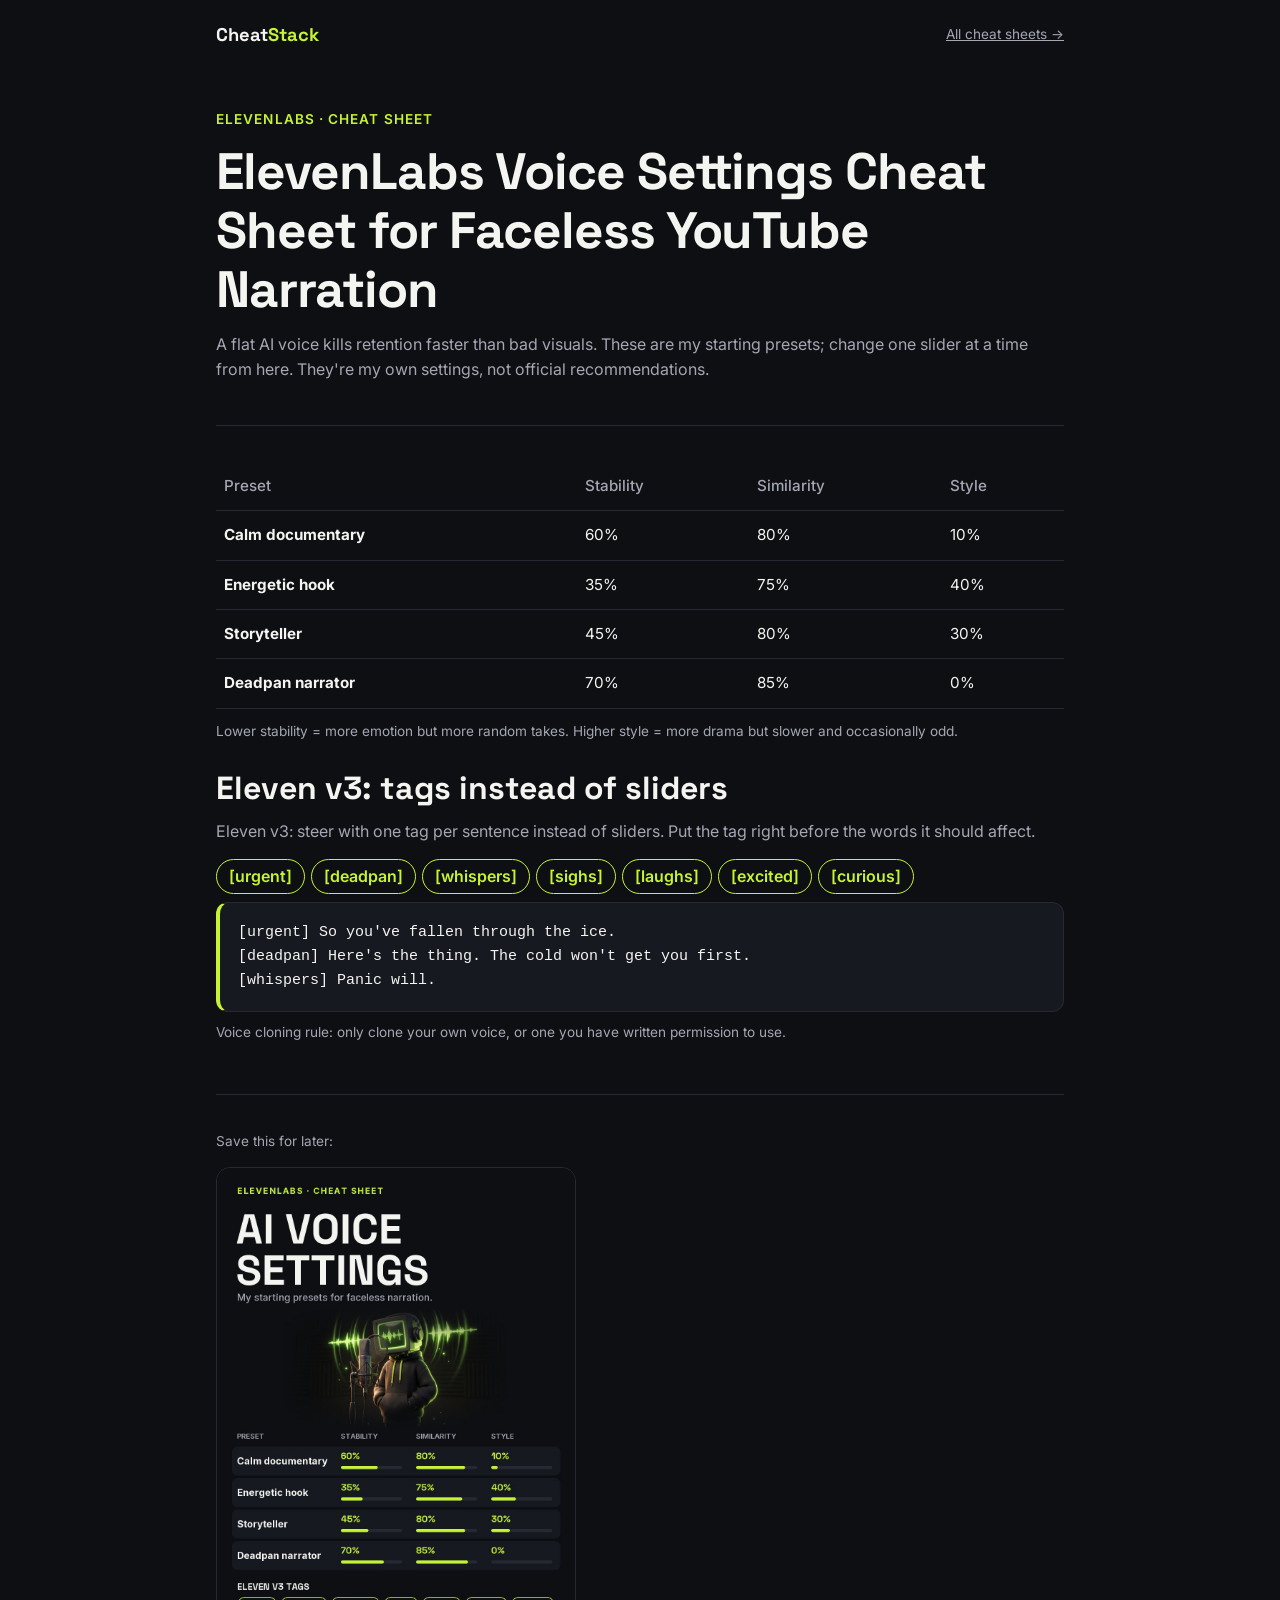
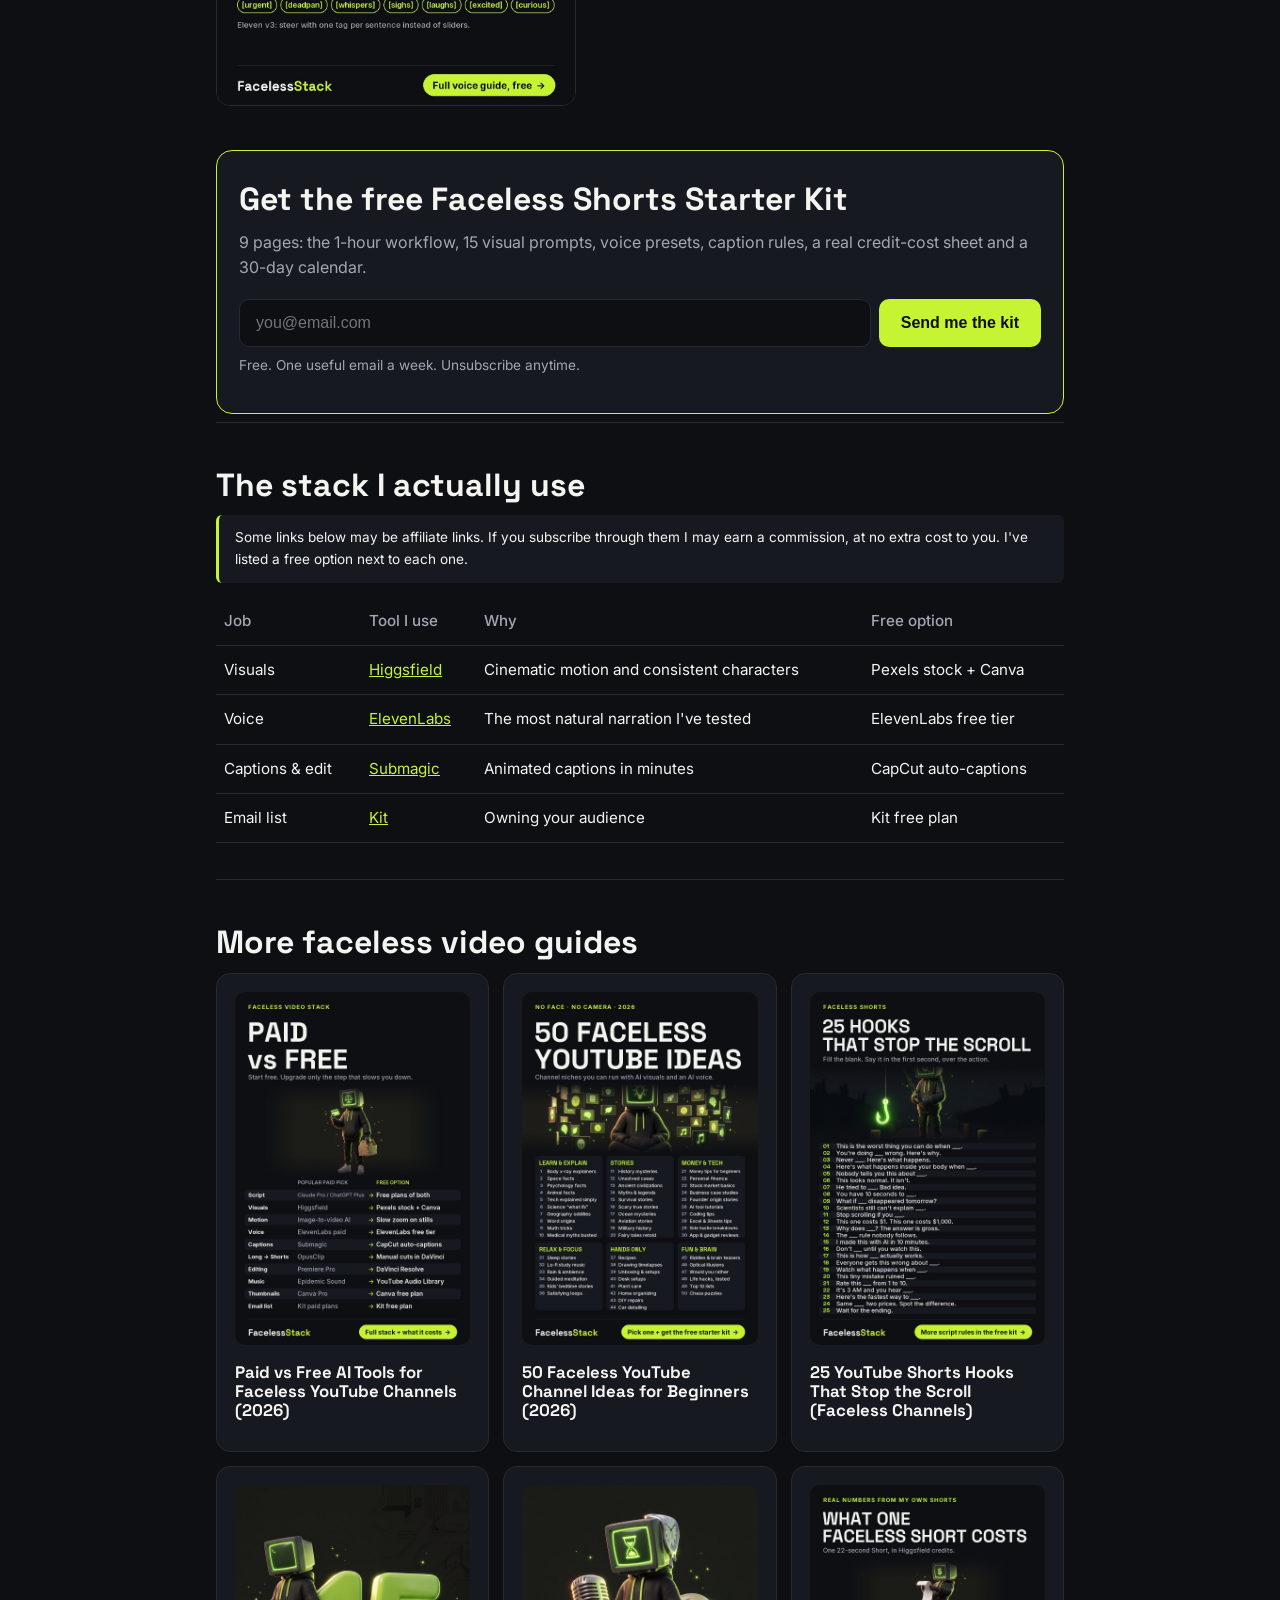
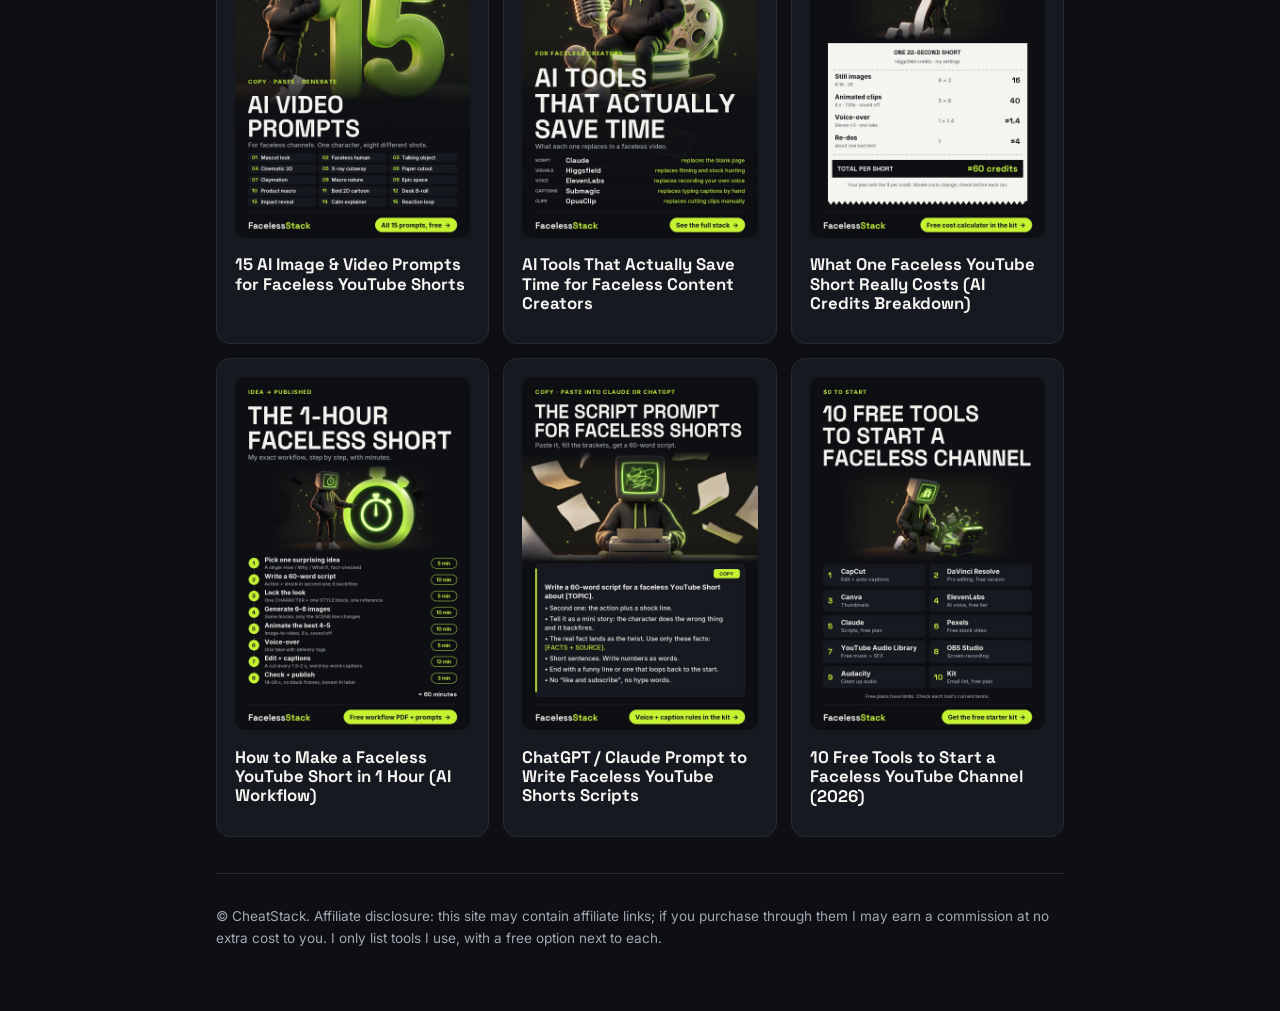
<file: ai-voice-settings/index.html>
<!doctype html>
<html lang="en">
<head>
<meta charset="utf-8">
<meta name="viewport" content="width=device-width, initial-scale=1">
<title>ElevenLabs Voice Settings Cheat Sheet for Faceless YouTube Narration | CheatStack</title>
<meta name="description" content="ElevenLabs settings for 4 narration styles (calm documentary, energetic hook, storyteller, deadpan narrator) with stability, similarity and style values, plus the Eleven v3 emotion tags that work for YouTube Shorts. My own starting presets.">
<link rel="canonical" href="https://mussirimajid-rgb.github.io/cheatstack/ai-voice-settings/">
<meta property="og:type" content="article">
<meta property="og:site_name" content="CheatStack">
<meta property="og:title" content="ElevenLabs Voice Settings Cheat Sheet for Faceless YouTube Narration | CheatStack">
<meta property="og:description" content="ElevenLabs settings for 4 narration styles (calm documentary, energetic hook, storyteller, deadpan narrator) with stability, similarity and style values, plus the Eleven v3 emotion tags that work for YouTube Shorts. My own starting presets.">
<meta property="og:url" content="https://mussirimajid-rgb.github.io/cheatstack/ai-voice-settings/">
<meta property="article:published_time" content="2026-10-29">
<meta property="og:image" content="https://mussirimajid-rgb.github.io/cheatstack/pins/ai-voice-settings.jpg">
<link rel="preconnect" href="https://fonts.googleapis.com">
<link href="https://fonts.googleapis.com/css2?family=Inter:wght@400;500;700&family=Space+Grotesk:wght@500;700&display=swap" rel="stylesheet">
<link rel="stylesheet" href="../style.css?v=de7e3dae">
</head>
<body>
<div class="wrap">
  <header>
    <a class="logo" href=".././">Cheat<span>Stack</span></a>
    <a class="small muted" href=".././#sheets">All cheat sheets →</a>
  </header>
  <div class="hero">
    <div class="eyebrow">ElevenLabs · cheat sheet</div>
    <h1>ElevenLabs Voice Settings Cheat Sheet for Faceless YouTube Narration</h1>
    <p class="muted">A flat AI voice kills retention faster than bad visuals. These are my starting presets; change one slider at a time from here. They&#x27;re my own settings, not official recommendations.</p>
  </div>
  <section>
<div class="tablewrap"><table><thead><tr><th>Preset</th><th>Stability</th><th>Similarity</th><th>Style</th></tr></thead><tbody><tr><td><b>Calm documentary</b></td><td>60%</td><td>80%</td><td>10%</td></tr><tr><td><b>Energetic hook</b></td><td>35%</td><td>75%</td><td>40%</td></tr><tr><td><b>Storyteller</b></td><td>45%</td><td>80%</td><td>30%</td></tr><tr><td><b>Deadpan narrator</b></td><td>70%</td><td>85%</td><td>0%</td></tr></tbody></table></div>
<p class="muted small" style="margin-top:12px">Lower stability = more emotion but more random takes. Higher style = more drama but slower and occasionally odd.</p>
<h2 style="margin-top:28px">Eleven v3: tags instead of sliders</h2>
<p class="muted">Eleven v3: steer with one tag per sentence instead of sliders. Put the tag right before the words it should affect.</p>
<div class="tags"><span>[urgent]</span><span>[deadpan]</span><span>[whispers]</span><span>[sighs]</span><span>[laughs]</span><span>[excited]</span><span>[curious]</span></div>
<pre>[urgent] So you've fallen through the ice.
[deadpan] Here's the thing. The cold won't get you first.
[whispers] Panic will.</pre>
<p class="muted small">Voice cloning rule: only clone your own voice, or one you have written permission to use.</p>
  </section>
  <section>
    <p class="muted small">Save this for later:</p>
    <img class="pinimg" src="../pins/ai-voice-settings.jpg" alt="Cheat sheet of ElevenLabs voice settings for four narration styles with stability, similarity and style percentages, and Eleven v3 emotion tags.">
  </section>
  <div class="kitbox" id="kit">
    <h2>Get the free Faceless Shorts Starter Kit</h2>
    <p class="muted">9 pages: the 1-hour workflow, 15 visual prompts, voice presets, caption rules, a real credit-cost sheet and a 30-day calendar.</p>
    <form class="signup" action="https://app.kit.com/forms/10103270/subscriptions" method="post">
      <label class="sr" for="email">Email address</label>
      <input id="email" type="email" name="email_address" placeholder="you@email.com" autocomplete="email" required>
      <button class="btn" type="submit">Send me the kit</button>
    </form>
    <p class="small muted">Free. One useful email a week. Unsubscribe anytime.</p>
  </div>
  <section>
    <h2>The stack I actually use</h2>
    <p class="disclosure small">Some links below may be affiliate links. If you subscribe through them I may earn a commission, at no extra cost to you. I've listed a free option next to each one.</p>
    <div class="tablewrap"><table>
      <thead><tr><th>Job</th><th>Tool I use</th><th>Why</th><th>Free option</th></tr></thead>
      <tbody>
          <tr><td>Visuals</td><td><a href="https://higgsfield.ai" rel="sponsored nofollow noopener" target="_blank">Higgsfield</a></td><td>Cinematic motion and consistent characters</td><td>Pexels stock + Canva</td></tr>
          <tr><td>Voice</td><td><a href="https://elevenlabs.io" rel="sponsored nofollow noopener" target="_blank">ElevenLabs</a></td><td>The most natural narration I&#x27;ve tested</td><td>ElevenLabs free tier</td></tr>
          <tr><td>Captions &amp; edit</td><td><a href="https://www.submagic.co" rel="sponsored nofollow noopener" target="_blank">Submagic</a></td><td>Animated captions in minutes</td><td>CapCut auto-captions</td></tr>
          <tr><td>Email list</td><td><a href="https://kit.com" rel="sponsored nofollow noopener" target="_blank">Kit</a></td><td>Owning your audience</td><td>Kit free plan</td></tr>
      </tbody>
    </table></div>
  </section>
  <section>
    <h2>More faceless video guides</h2>
    <div class="grid guides">
      <a class="card" href="../paid-vs-free-tools/"><img src="../pins/paid-vs-free-tools.jpg" alt="Comparison chart of paid vs free AI tools for faceless YouTube videos: Higgsfield vs Pexels, ElevenLabs vs free tier, Submagic vs CapCut, Premiere vs DaVinci Resolve." loading="lazy"><h3 style="margin-top:10px">Paid vs Free AI Tools for Faceless YouTube Channels (2026)</h3></a>
      <a class="card" href="../faceless-youtube-channel-ideas/"><img src="../pins/faceless-youtube-channel-ideas.jpg" alt="List of 50 faceless YouTube channel ideas in six groups: learn and explain, stories, money and tech, relax and focus, hands only, fun and brain." loading="lazy"><h3 style="margin-top:10px">50 Faceless YouTube Channel Ideas for Beginners (2026)</h3></a>
      <a class="card" href="../youtube-shorts-hooks/"><img src="../pins/youtube-shorts-hooks.jpg" alt="List of 25 fill-in-the-blank video hooks for YouTube Shorts, such as &#x27;You&#x27;re doing ___ wrong. Here&#x27;s why.&#x27;" loading="lazy"><h3 style="margin-top:10px">25 YouTube Shorts Hooks That Stop the Scroll (Faceless Channels)</h3></a>
      <a class="card" href="../ai-video-prompts/"><img src="../pins/ai-video-prompts.jpg" alt="Glossy 3D number 15 with a monitor-headed character, listing 15 AI prompt templates for faceless videos." loading="lazy"><h3 style="margin-top:10px">15 AI Image &amp; Video Prompts for Faceless YouTube Shorts</h3></a>
      <a class="card" href="../ai-tools-that-save-time/"><img src="../pins/ai-tools-that-save-time.jpg" alt="Surreal poster of a monitor-headed character with a melting clock, listing AI tools that save time: Claude, Higgsfield, ElevenLabs, Submagic, OpusClip." loading="lazy"><h3 style="margin-top:10px">AI Tools That Actually Save Time for Faceless Content Creators</h3></a>
      <a class="card" href="../faceless-short-cost/"><img src="../pins/faceless-short-cost.jpg" alt="Receipt showing the cost of one faceless YouTube Short: 16 credits of images, 40 credits of animated clips, 1.4 for voice, about 4 for re-dos, about 60 credits total." loading="lazy"><h3 style="margin-top:10px">What One Faceless YouTube Short Really Costs (AI Credits Breakdown)</h3></a>
      <a class="card" href="../one-hour-workflow/"><img src="../pins/one-hour-workflow.jpg" alt="Timeline of 8 steps to make a faceless YouTube Short in one hour, with minutes per step adding up to 60." loading="lazy"><h3 style="margin-top:10px">How to Make a Faceless YouTube Short in 1 Hour (AI Workflow)</h3></a>
      <a class="card" href="../script-prompt/"><img src="../pins/script-prompt.jpg" alt="Copy-paste prompt card for writing a 60-word faceless YouTube Shorts script with Claude or ChatGPT." loading="lazy"><h3 style="margin-top:10px">ChatGPT / Claude Prompt to Write Faceless YouTube Shorts Scripts</h3></a>
      <a class="card" href="../free-tools-faceless-channel/"><img src="../pins/free-tools-faceless-channel.jpg" alt="List of 10 free tools to start a faceless YouTube channel, including CapCut, DaVinci Resolve, Canva, ElevenLabs and OBS Studio." loading="lazy"><h3 style="margin-top:10px">10 Free Tools to Start a Faceless YouTube Channel (2026)</h3></a>
    </div>
  </section>
  <footer class="small muted">
    <p>© CheatStack. Affiliate disclosure: this site may contain affiliate links; if you purchase through them I may earn a commission at no extra cost to you. I only list tools I use, with a free option next to each.</p>
  </footer>
</div>
<script>document.querySelectorAll('.copy').forEach(b=>b.onclick=()=>{navigator.clipboard.writeText(document.getElementById(b.dataset.for).innerText);b.textContent='Copied';setTimeout(()=>b.textContent='Copy',1500)})</script>
</body>
</html>
</file>
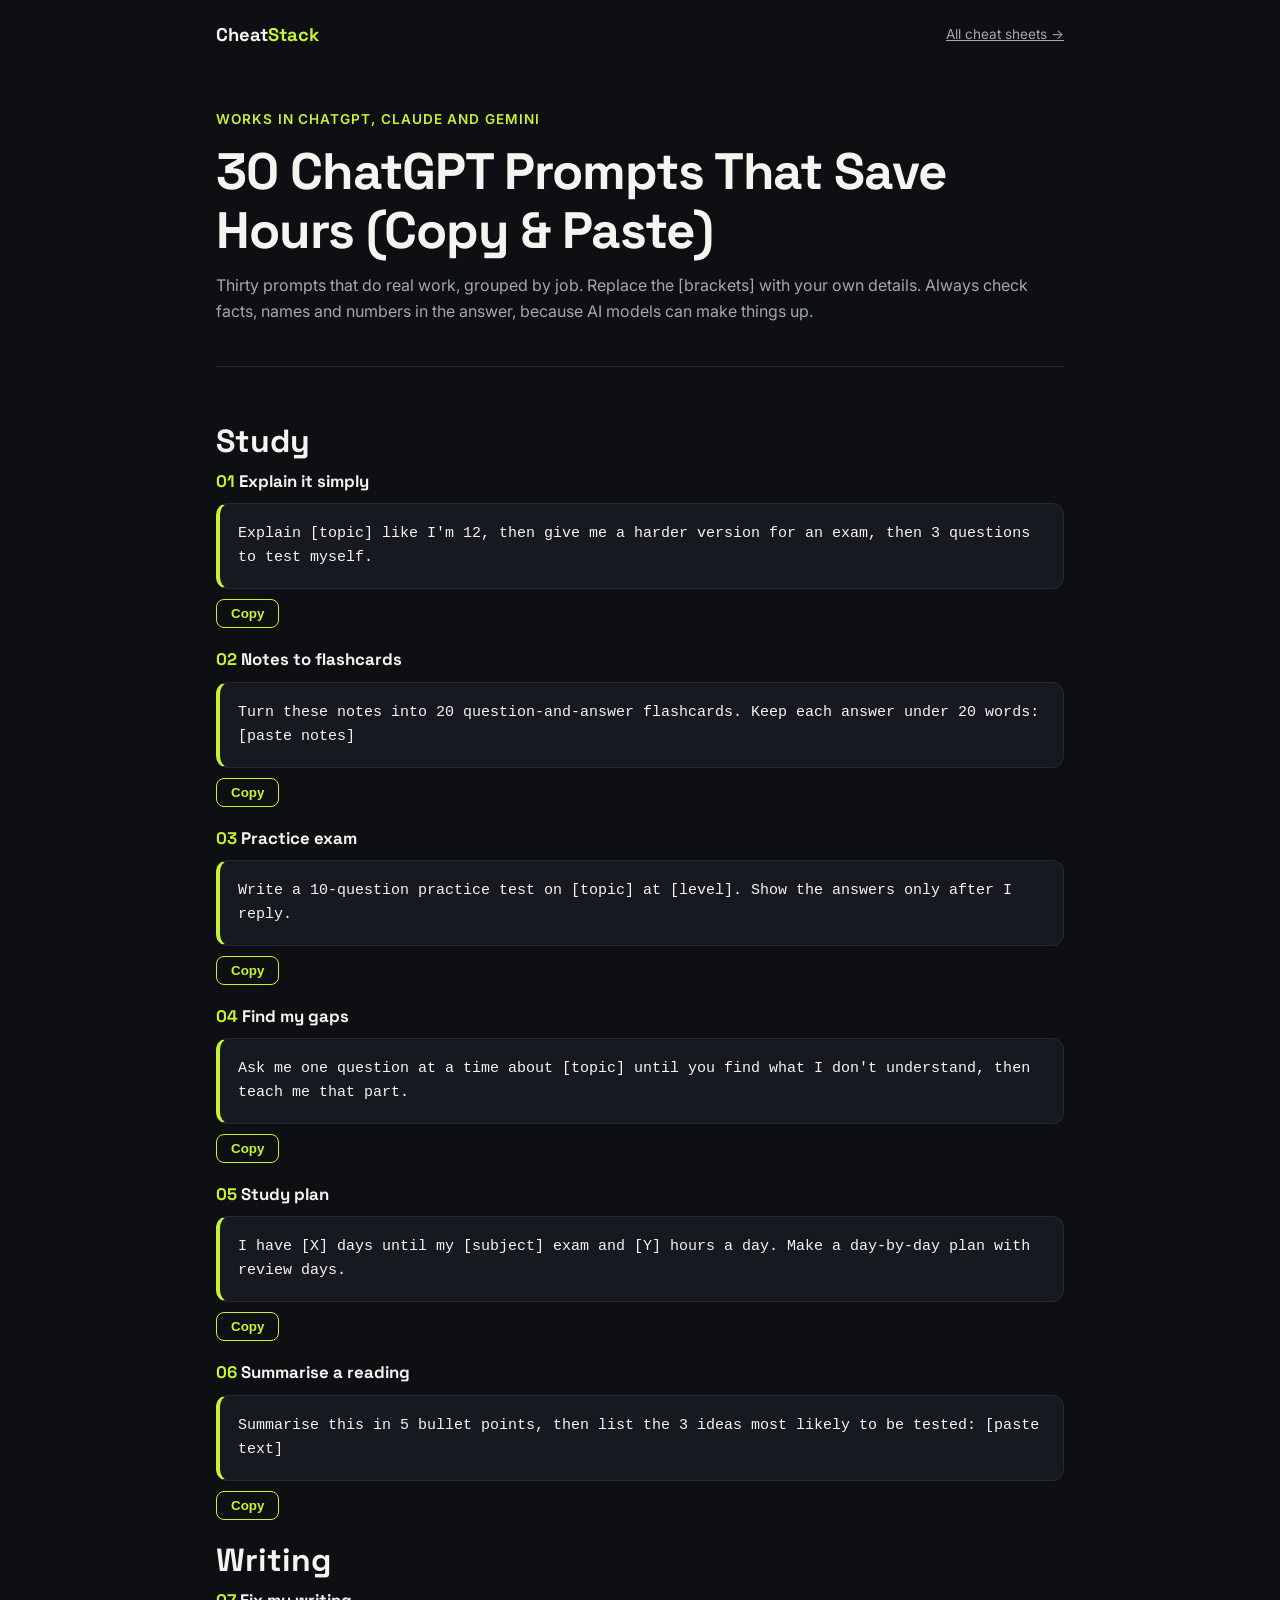
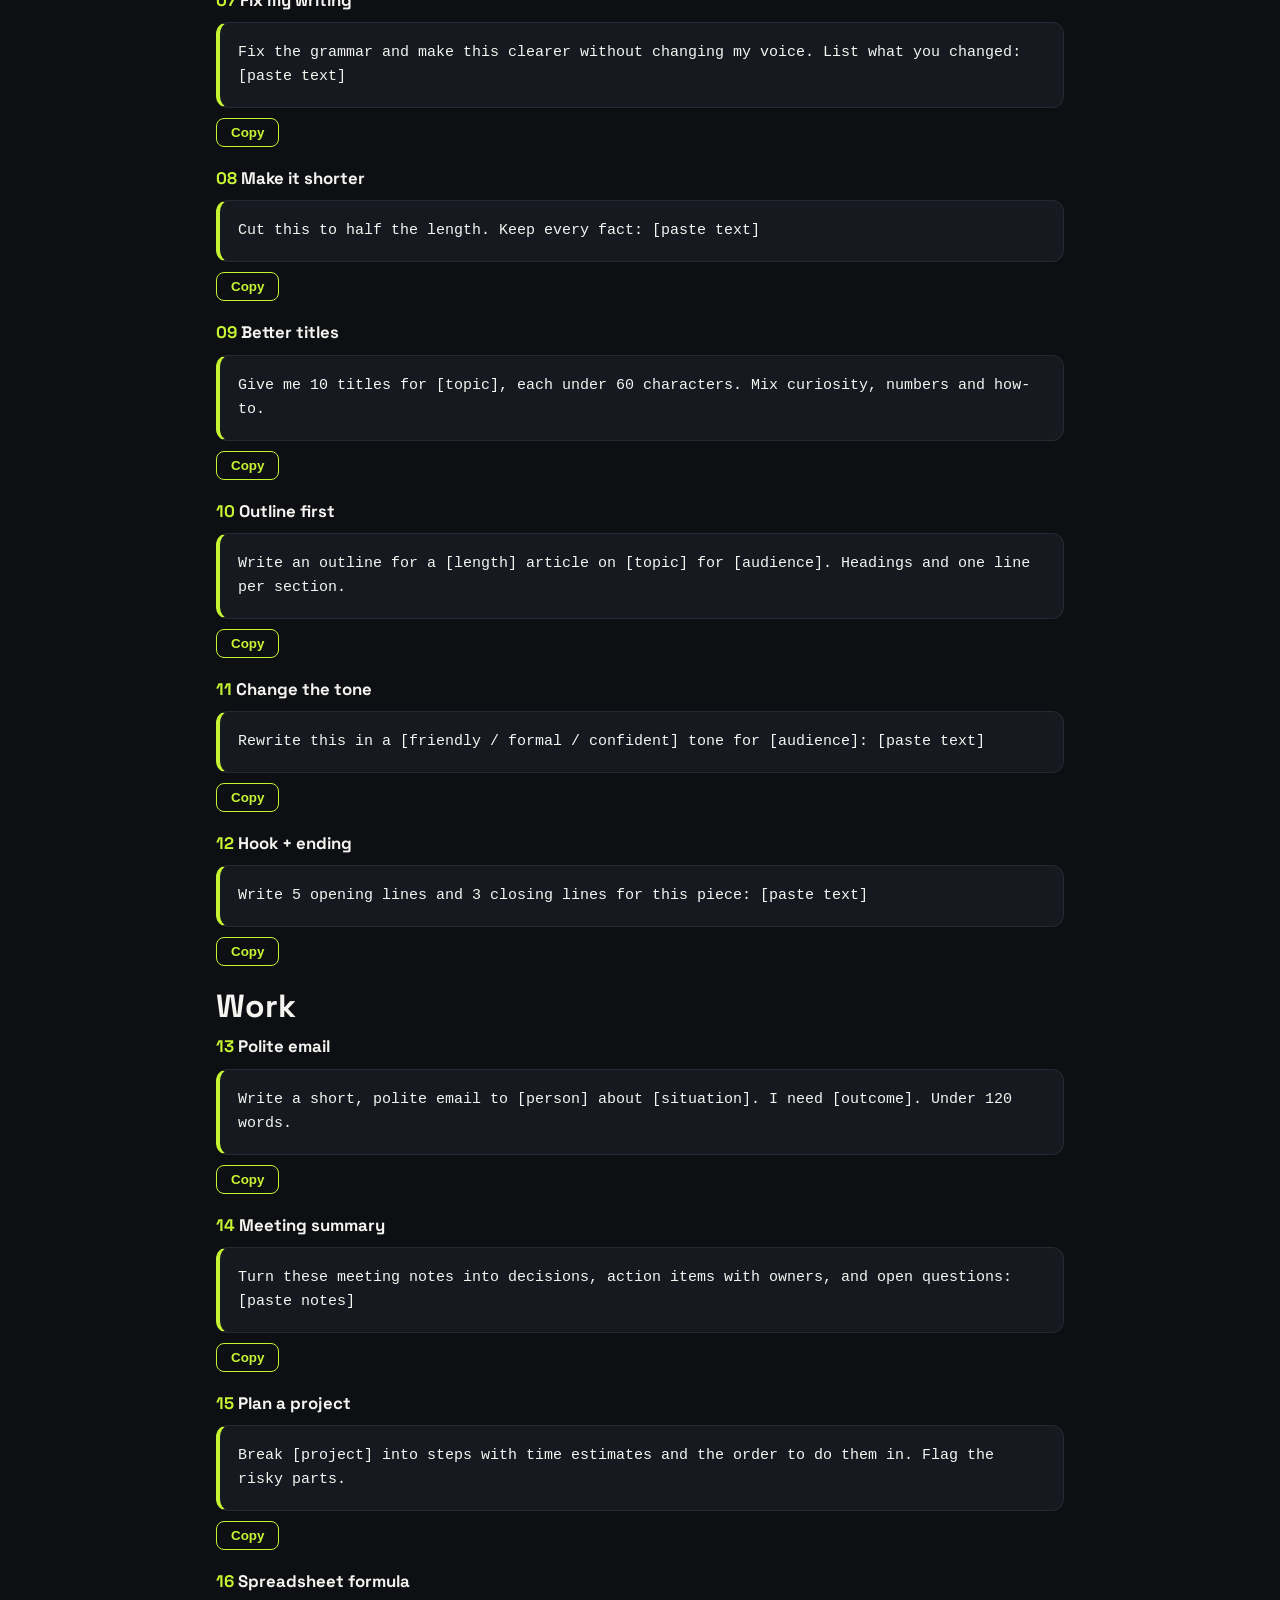
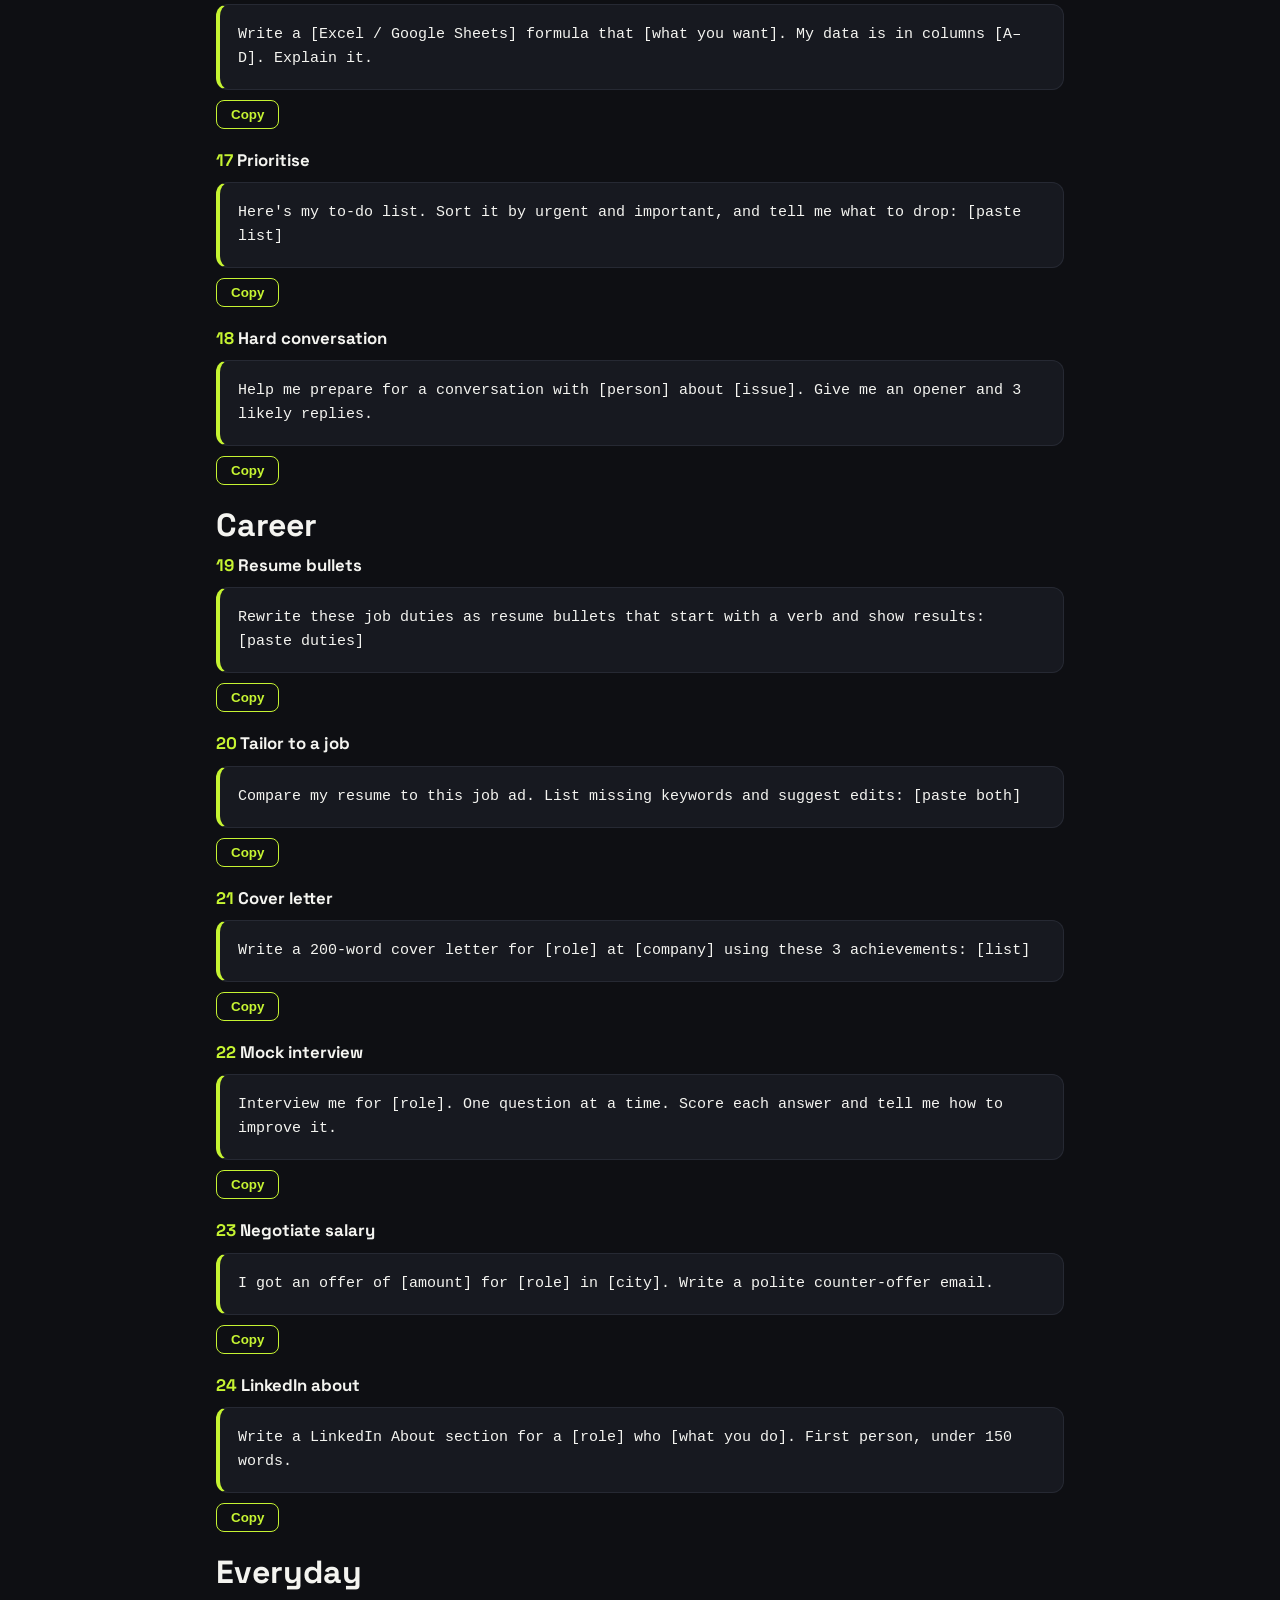
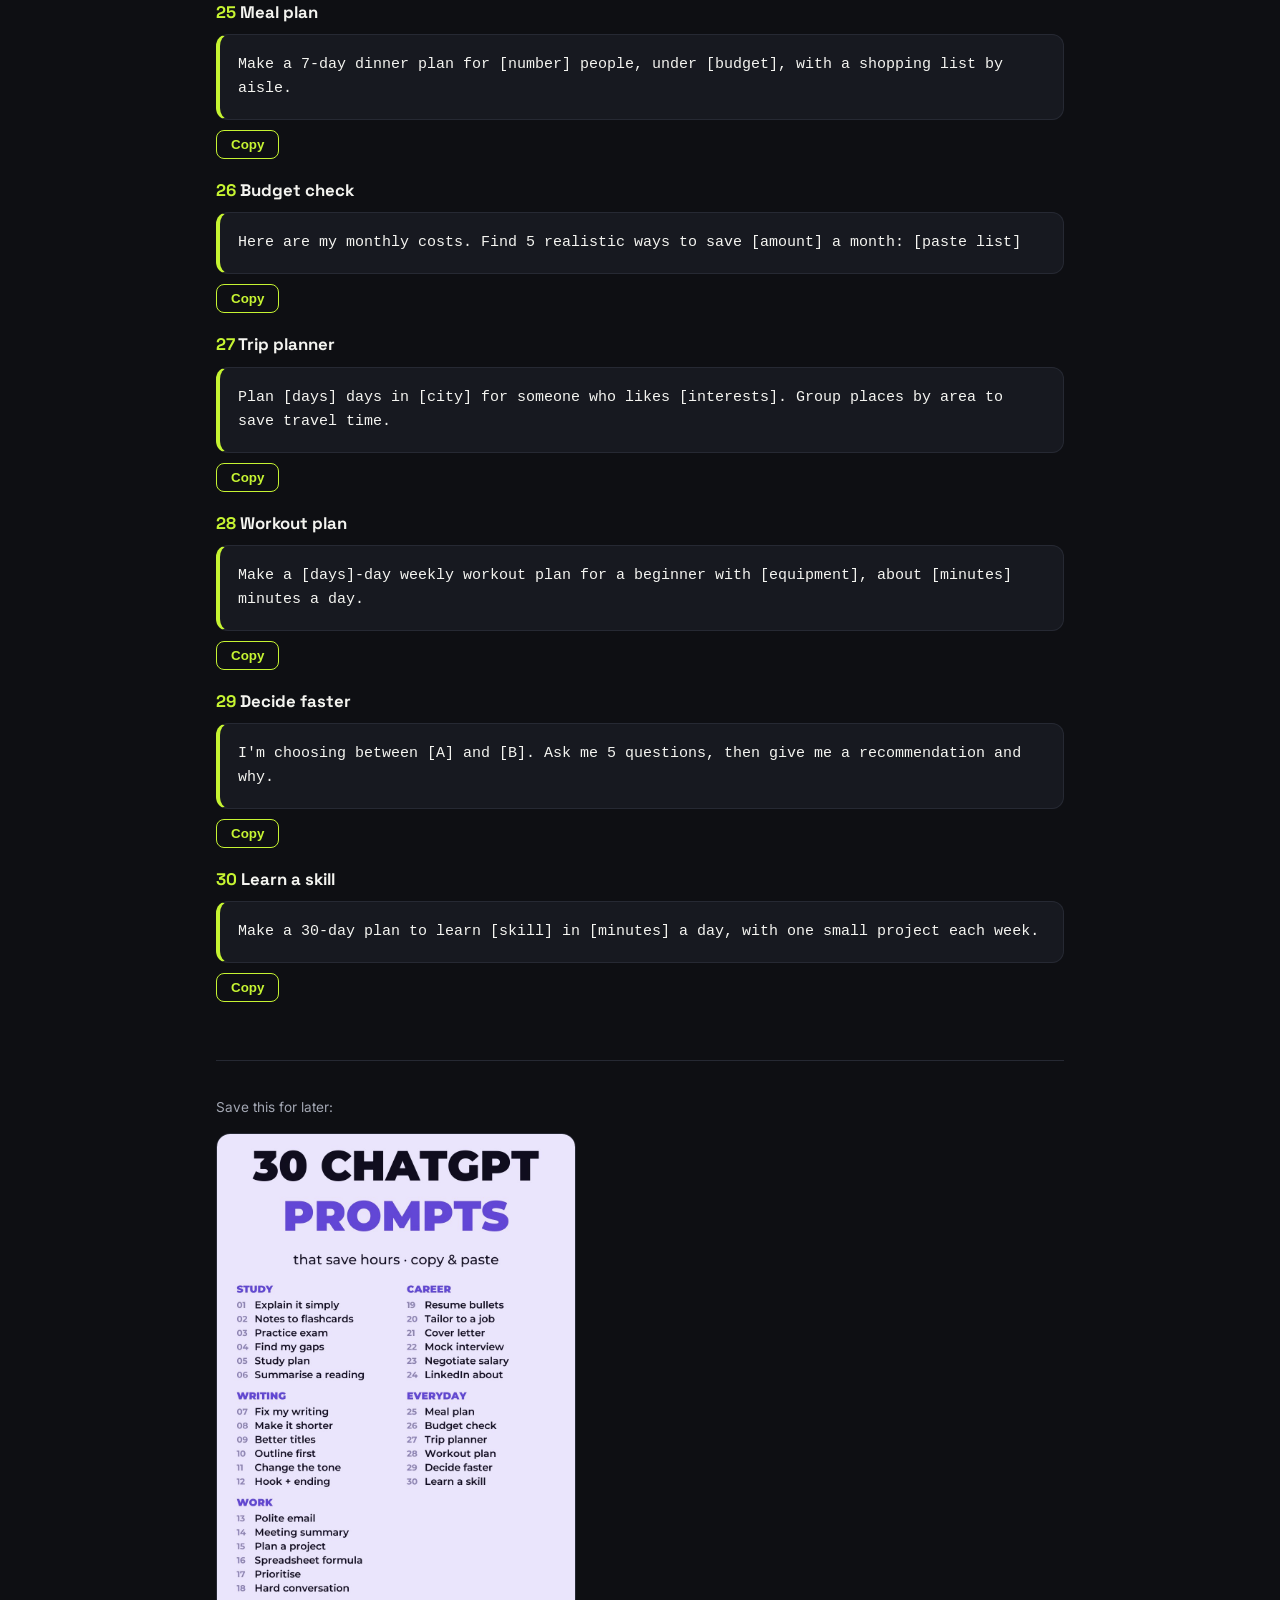
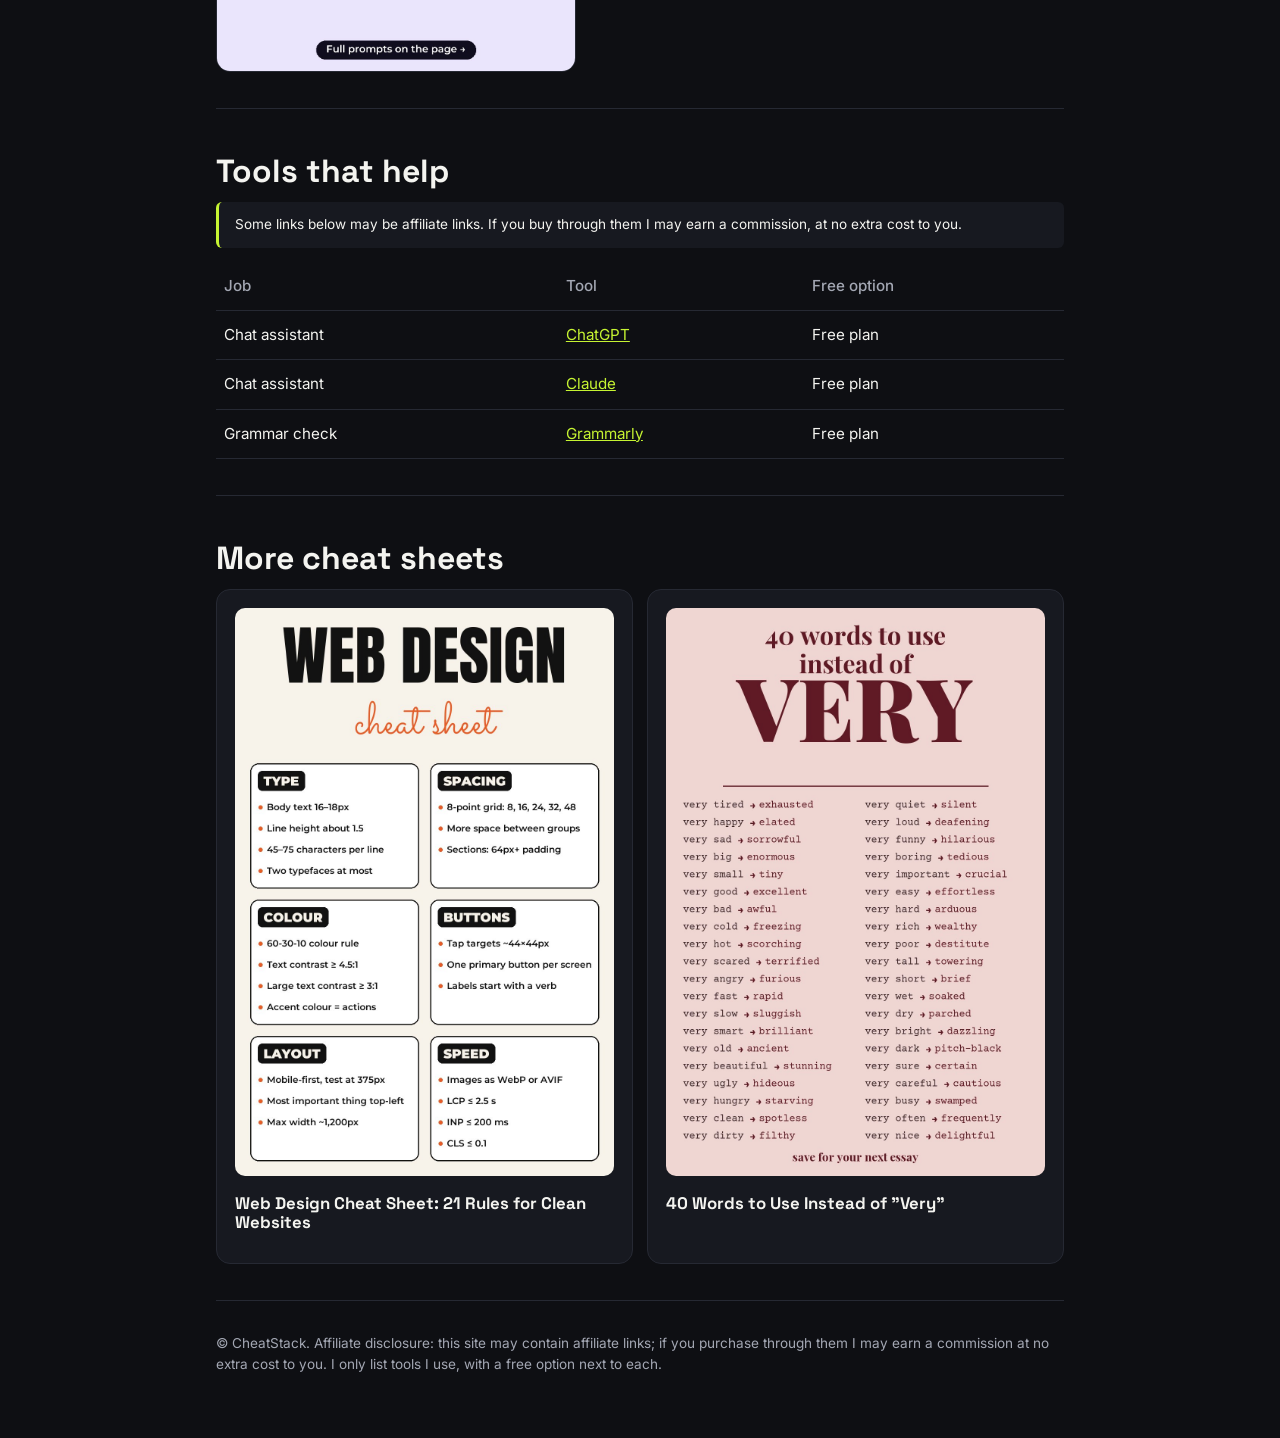
<file: chatgpt-prompts/index.html>
<!doctype html>
<html lang="en">
<head>
<meta charset="utf-8">
<meta name="viewport" content="width=device-width, initial-scale=1">
<title>30 ChatGPT Prompts That Save Hours (Copy &amp; Paste) | CheatStack</title>
<meta name="description" content="30 copy-and-paste ChatGPT prompts that save hours, grouped by job: study, writing, work, career and everyday life. Flashcards, practice exams, emails, meeting notes, resume bullets, cover letters, meal plans and budgets. They also work in Claude and Gemini.">
<link rel="canonical" href="https://mussirimajid-rgb.github.io/cheatstack/chatgpt-prompts/">
<meta property="og:type" content="article">
<meta property="og:site_name" content="CheatStack">
<meta property="og:title" content="30 ChatGPT Prompts That Save Hours (Copy &amp; Paste) | CheatStack">
<meta property="og:description" content="30 copy-and-paste ChatGPT prompts that save hours, grouped by job: study, writing, work, career and everyday life. Flashcards, practice exams, emails, meeting notes, resume bullets, cover letters, meal plans and budgets. They also work in Claude and Gemini.">
<meta property="og:url" content="https://mussirimajid-rgb.github.io/cheatstack/chatgpt-prompts/">
<meta property="article:published_time" content="2026-10-29">
<meta property="og:image" content="https://mussirimajid-rgb.github.io/cheatstack/pins/chatgpt-prompts.jpg">
<link rel="preconnect" href="https://fonts.googleapis.com">
<link href="https://fonts.googleapis.com/css2?family=Inter:wght@400;500;700&family=Space+Grotesk:wght@500;700&display=swap" rel="stylesheet">
<link rel="stylesheet" href="../style.css?v=de7e3dae">
</head>
<body>
<div class="wrap">
  <header>
    <a class="logo" href=".././">Cheat<span>Stack</span></a>
    <a class="small muted" href=".././#sheets">All cheat sheets →</a>
  </header>
  <div class="hero">
    <div class="eyebrow">Works in ChatGPT, Claude and Gemini</div>
    <h1>30 ChatGPT Prompts That Save Hours (Copy &amp; Paste)</h1>
    <p class="muted">Thirty prompts that do real work, grouped by job. Replace the [brackets] with your own details. Always check facts, names and numbers in the answer, because AI models can make things up.</p>
  </div>
  <section>
<h2 style="margin-top:20px">Study</h2><div class="prompt"><h3><span class="num">01</span> Explain it simply</h3><pre id="p1">Explain [topic] like I&#x27;m 12, then give me a harder version for an exam, then 3 questions to test myself.</pre><button class="copy" data-for="p1">Copy</button></div><div class="prompt"><h3><span class="num">02</span> Notes to flashcards</h3><pre id="p2">Turn these notes into 20 question-and-answer flashcards. Keep each answer under 20 words: [paste notes]</pre><button class="copy" data-for="p2">Copy</button></div><div class="prompt"><h3><span class="num">03</span> Practice exam</h3><pre id="p3">Write a 10-question practice test on [topic] at [level]. Show the answers only after I reply.</pre><button class="copy" data-for="p3">Copy</button></div><div class="prompt"><h3><span class="num">04</span> Find my gaps</h3><pre id="p4">Ask me one question at a time about [topic] until you find what I don&#x27;t understand, then teach me that part.</pre><button class="copy" data-for="p4">Copy</button></div><div class="prompt"><h3><span class="num">05</span> Study plan</h3><pre id="p5">I have [X] days until my [subject] exam and [Y] hours a day. Make a day-by-day plan with review days.</pre><button class="copy" data-for="p5">Copy</button></div><div class="prompt"><h3><span class="num">06</span> Summarise a reading</h3><pre id="p6">Summarise this in 5 bullet points, then list the 3 ideas most likely to be tested: [paste text]</pre><button class="copy" data-for="p6">Copy</button></div><h2 style="margin-top:20px">Writing</h2><div class="prompt"><h3><span class="num">07</span> Fix my writing</h3><pre id="p7">Fix the grammar and make this clearer without changing my voice. List what you changed: [paste text]</pre><button class="copy" data-for="p7">Copy</button></div><div class="prompt"><h3><span class="num">08</span> Make it shorter</h3><pre id="p8">Cut this to half the length. Keep every fact: [paste text]</pre><button class="copy" data-for="p8">Copy</button></div><div class="prompt"><h3><span class="num">09</span> Better titles</h3><pre id="p9">Give me 10 titles for [topic], each under 60 characters. Mix curiosity, numbers and how-to.</pre><button class="copy" data-for="p9">Copy</button></div><div class="prompt"><h3><span class="num">10</span> Outline first</h3><pre id="p10">Write an outline for a [length] article on [topic] for [audience]. Headings and one line per section.</pre><button class="copy" data-for="p10">Copy</button></div><div class="prompt"><h3><span class="num">11</span> Change the tone</h3><pre id="p11">Rewrite this in a [friendly / formal / confident] tone for [audience]: [paste text]</pre><button class="copy" data-for="p11">Copy</button></div><div class="prompt"><h3><span class="num">12</span> Hook + ending</h3><pre id="p12">Write 5 opening lines and 3 closing lines for this piece: [paste text]</pre><button class="copy" data-for="p12">Copy</button></div><h2 style="margin-top:20px">Work</h2><div class="prompt"><h3><span class="num">13</span> Polite email</h3><pre id="p13">Write a short, polite email to [person] about [situation]. I need [outcome]. Under 120 words.</pre><button class="copy" data-for="p13">Copy</button></div><div class="prompt"><h3><span class="num">14</span> Meeting summary</h3><pre id="p14">Turn these meeting notes into decisions, action items with owners, and open questions: [paste notes]</pre><button class="copy" data-for="p14">Copy</button></div><div class="prompt"><h3><span class="num">15</span> Plan a project</h3><pre id="p15">Break [project] into steps with time estimates and the order to do them in. Flag the risky parts.</pre><button class="copy" data-for="p15">Copy</button></div><div class="prompt"><h3><span class="num">16</span> Spreadsheet formula</h3><pre id="p16">Write a [Excel / Google Sheets] formula that [what you want]. My data is in columns [A–D]. Explain it.</pre><button class="copy" data-for="p16">Copy</button></div><div class="prompt"><h3><span class="num">17</span> Prioritise</h3><pre id="p17">Here&#x27;s my to-do list. Sort it by urgent and important, and tell me what to drop: [paste list]</pre><button class="copy" data-for="p17">Copy</button></div><div class="prompt"><h3><span class="num">18</span> Hard conversation</h3><pre id="p18">Help me prepare for a conversation with [person] about [issue]. Give me an opener and 3 likely replies.</pre><button class="copy" data-for="p18">Copy</button></div><h2 style="margin-top:20px">Career</h2><div class="prompt"><h3><span class="num">19</span> Resume bullets</h3><pre id="p19">Rewrite these job duties as resume bullets that start with a verb and show results: [paste duties]</pre><button class="copy" data-for="p19">Copy</button></div><div class="prompt"><h3><span class="num">20</span> Tailor to a job</h3><pre id="p20">Compare my resume to this job ad. List missing keywords and suggest edits: [paste both]</pre><button class="copy" data-for="p20">Copy</button></div><div class="prompt"><h3><span class="num">21</span> Cover letter</h3><pre id="p21">Write a 200-word cover letter for [role] at [company] using these 3 achievements: [list]</pre><button class="copy" data-for="p21">Copy</button></div><div class="prompt"><h3><span class="num">22</span> Mock interview</h3><pre id="p22">Interview me for [role]. One question at a time. Score each answer and tell me how to improve it.</pre><button class="copy" data-for="p22">Copy</button></div><div class="prompt"><h3><span class="num">23</span> Negotiate salary</h3><pre id="p23">I got an offer of [amount] for [role] in [city]. Write a polite counter-offer email.</pre><button class="copy" data-for="p23">Copy</button></div><div class="prompt"><h3><span class="num">24</span> LinkedIn about</h3><pre id="p24">Write a LinkedIn About section for a [role] who [what you do]. First person, under 150 words.</pre><button class="copy" data-for="p24">Copy</button></div><h2 style="margin-top:20px">Everyday</h2><div class="prompt"><h3><span class="num">25</span> Meal plan</h3><pre id="p25">Make a 7-day dinner plan for [number] people, under [budget], with a shopping list by aisle.</pre><button class="copy" data-for="p25">Copy</button></div><div class="prompt"><h3><span class="num">26</span> Budget check</h3><pre id="p26">Here are my monthly costs. Find 5 realistic ways to save [amount] a month: [paste list]</pre><button class="copy" data-for="p26">Copy</button></div><div class="prompt"><h3><span class="num">27</span> Trip planner</h3><pre id="p27">Plan [days] days in [city] for someone who likes [interests]. Group places by area to save travel time.</pre><button class="copy" data-for="p27">Copy</button></div><div class="prompt"><h3><span class="num">28</span> Workout plan</h3><pre id="p28">Make a [days]-day weekly workout plan for a beginner with [equipment], about [minutes] minutes a day.</pre><button class="copy" data-for="p28">Copy</button></div><div class="prompt"><h3><span class="num">29</span> Decide faster</h3><pre id="p29">I&#x27;m choosing between [A] and [B]. Ask me 5 questions, then give me a recommendation and why.</pre><button class="copy" data-for="p29">Copy</button></div><div class="prompt"><h3><span class="num">30</span> Learn a skill</h3><pre id="p30">Make a 30-day plan to learn [skill] in [minutes] a day, with one small project each week.</pre><button class="copy" data-for="p30">Copy</button></div>
  </section>
  <section>
    <p class="muted small">Save this for later:</p>
    <img class="pinimg" src="../pins/chatgpt-prompts.jpg" alt="List of 30 ChatGPT prompts in five groups: study, writing, work, career and everyday.">
  </section>
  <section>
    <h2>Tools that help</h2>
    <p class="disclosure small">Some links below may be affiliate links. If you buy through them I may earn a commission, at no extra cost to you.</p>
    <div class="tablewrap"><table><thead><tr><th>Job</th><th>Tool</th><th>Free option</th></tr></thead><tbody><tr><td>Chat assistant</td><td><a href="https://chatgpt.com" rel="sponsored nofollow noopener" target="_blank">ChatGPT</a></td><td>Free plan</td></tr><tr><td>Chat assistant</td><td><a href="https://claude.ai" rel="sponsored nofollow noopener" target="_blank">Claude</a></td><td>Free plan</td></tr><tr><td>Grammar check</td><td><a href="https://www.grammarly.com" rel="sponsored nofollow noopener" target="_blank">Grammarly</a></td><td>Free plan</td></tr></tbody></table></div>
  </section>
  <section>
    <h2>More cheat sheets</h2>
    <div class="grid guides">
      <a class="card" href="../web-design-cheat-sheet/"><img src="../pins/web-design-cheat-sheet.jpg" alt="Web design cheat sheet with rules for typography, spacing, colour, buttons, layout and page speed." loading="lazy"><h3 style="margin-top:10px">Web Design Cheat Sheet: 21 Rules for Clean Websites</h3></a>
      <a class="card" href="../words-instead-of-very/"><img src="../pins/words-instead-of-very.jpg" alt="List of 40 words to use instead of very, such as very tired → exhausted and very happy → elated." loading="lazy"><h3 style="margin-top:10px">40 Words to Use Instead of &quot;Very&quot;</h3></a>
    </div>
  </section>
  <footer class="small muted">
    <p>© CheatStack. Affiliate disclosure: this site may contain affiliate links; if you purchase through them I may earn a commission at no extra cost to you. I only list tools I use, with a free option next to each.</p>
  </footer>
</div>
<script>document.querySelectorAll('.copy').forEach(b=>b.onclick=()=>{navigator.clipboard.writeText(document.getElementById(b.dataset.for).innerText);b.textContent='Copied';setTimeout(()=>b.textContent='Copy',1500)})</script>
</body>
</html>
</file>
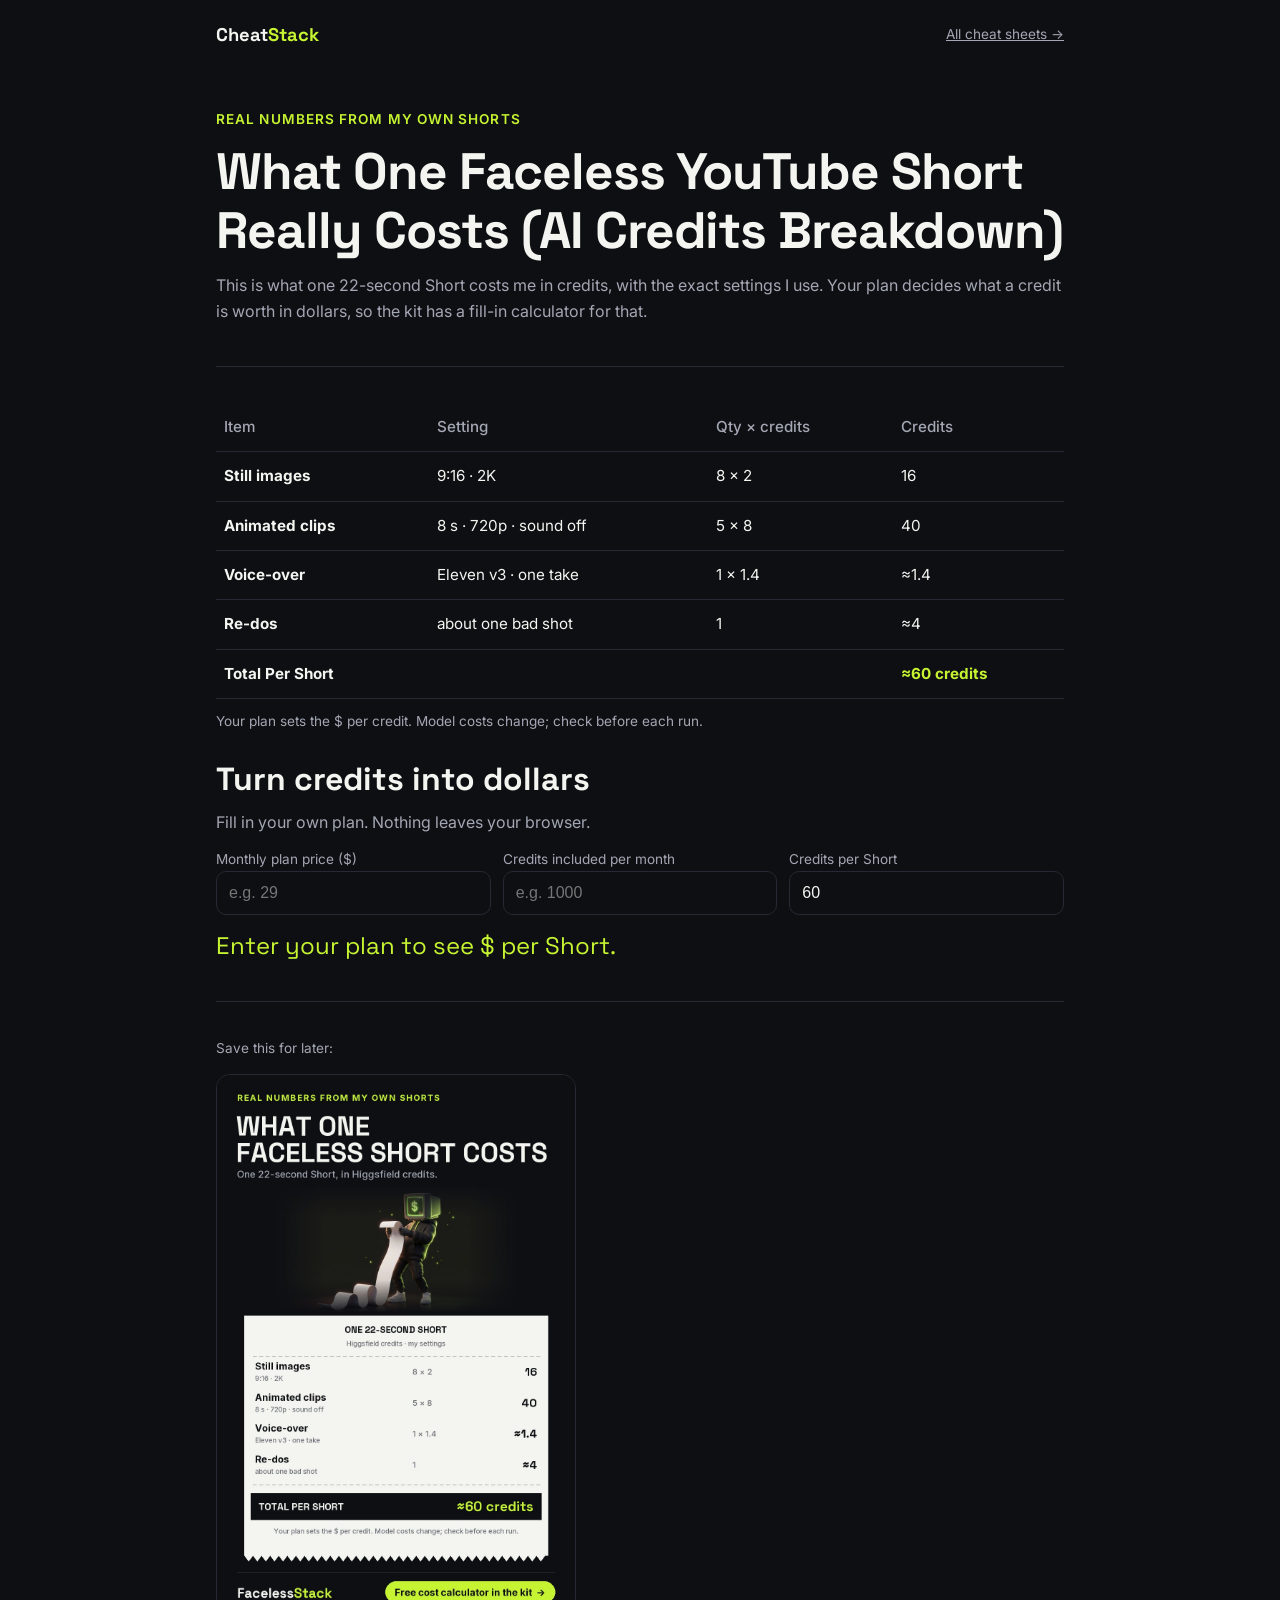
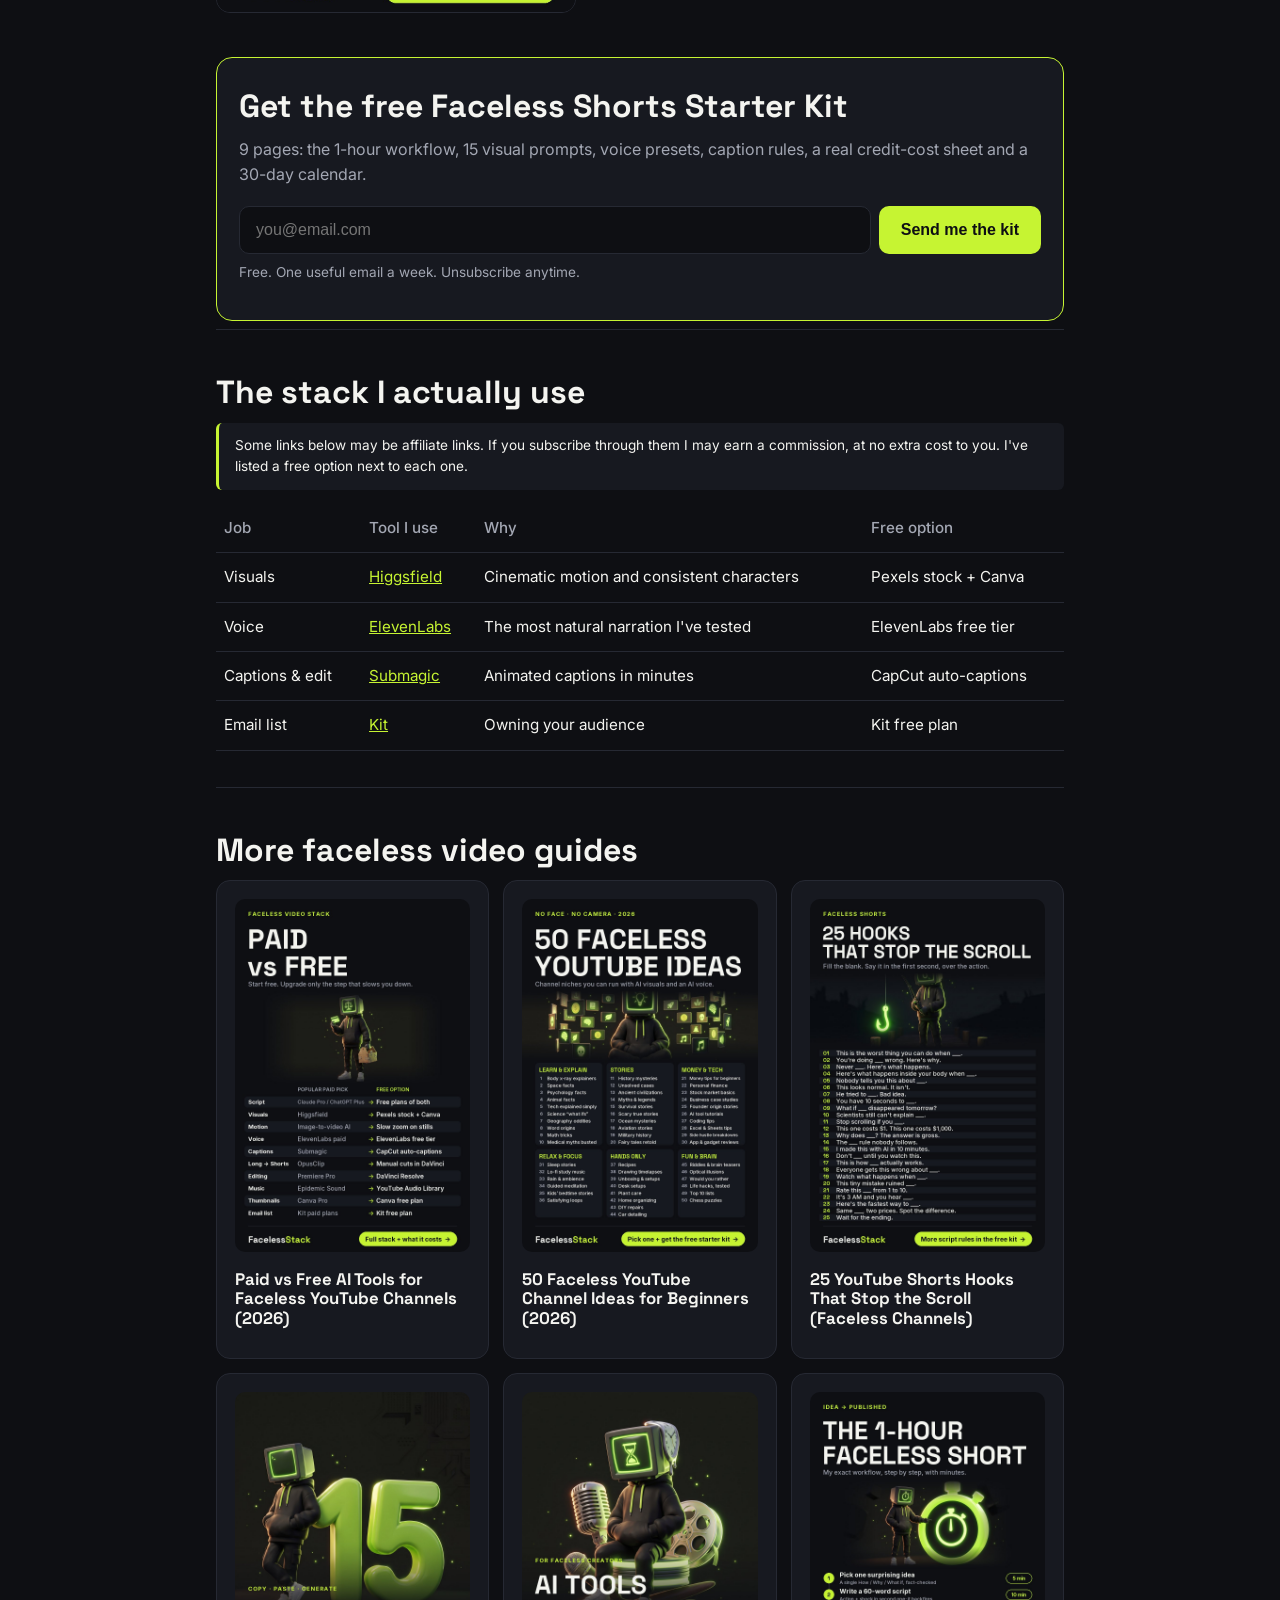
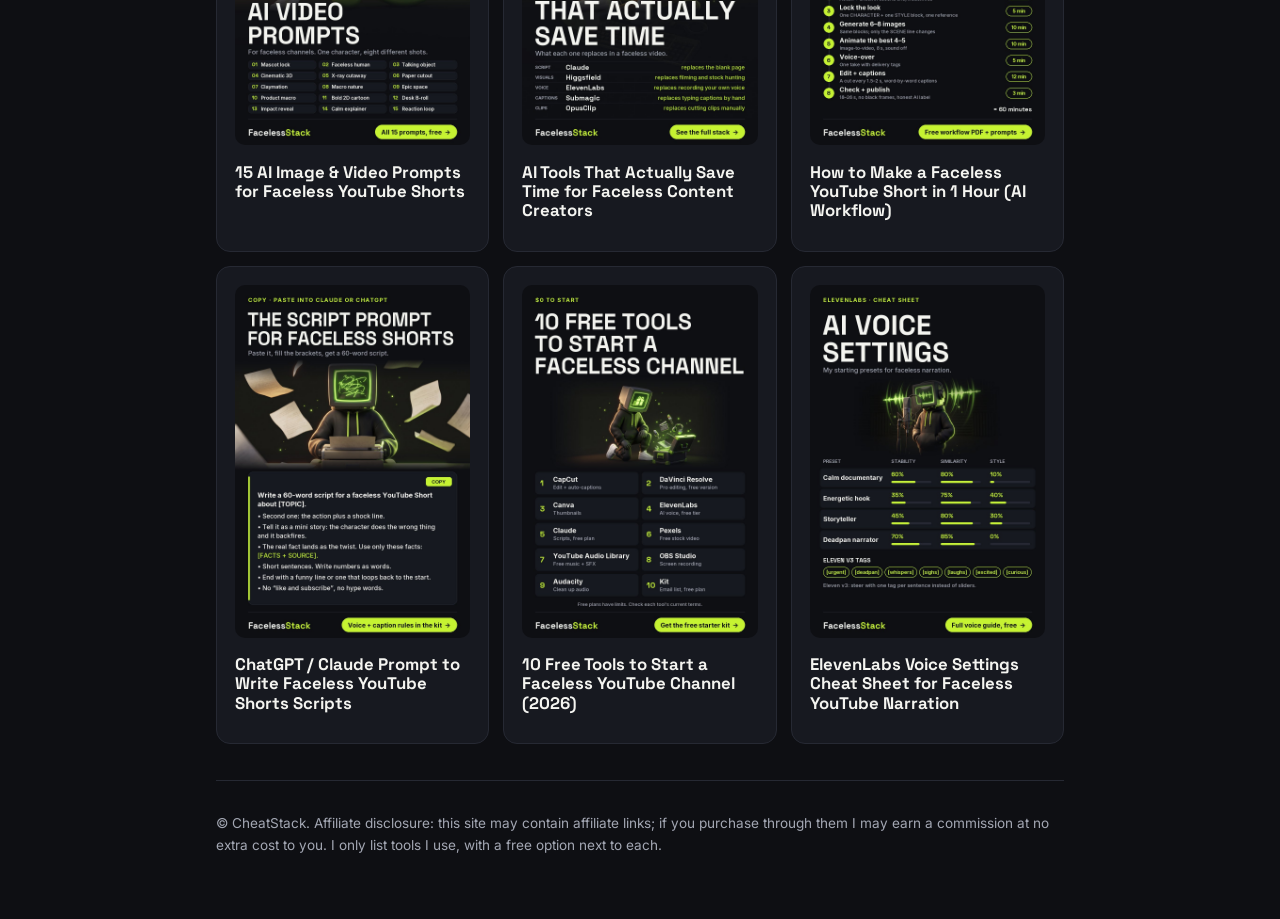
<file: faceless-short-cost/index.html>
<!doctype html>
<html lang="en">
<head>
<meta charset="utf-8">
<meta name="viewport" content="width=device-width, initial-scale=1">
<title>What One Faceless YouTube Short Really Costs (AI Credits Breakdown) | CheatStack</title>
<meta name="description" content="The real cost of one 22-second faceless YouTube Short made with AI: 8 still images, 5 animated clips, one AI voice-over and a re-do, about 60 Higgsfield credits in total. Plus a free calculator to turn credits into dollars on your own plan.">
<link rel="canonical" href="https://mussirimajid-rgb.github.io/cheatstack/faceless-short-cost/">
<meta property="og:type" content="article">
<meta property="og:site_name" content="CheatStack">
<meta property="og:title" content="What One Faceless YouTube Short Really Costs (AI Credits Breakdown) | CheatStack">
<meta property="og:description" content="The real cost of one 22-second faceless YouTube Short made with AI: 8 still images, 5 animated clips, one AI voice-over and a re-do, about 60 Higgsfield credits in total. Plus a free calculator to turn credits into dollars on your own plan.">
<meta property="og:url" content="https://mussirimajid-rgb.github.io/cheatstack/faceless-short-cost/">
<meta property="article:published_time" content="2026-10-29">
<meta property="og:image" content="https://mussirimajid-rgb.github.io/cheatstack/pins/faceless-short-cost.jpg">
<link rel="preconnect" href="https://fonts.googleapis.com">
<link href="https://fonts.googleapis.com/css2?family=Inter:wght@400;500;700&family=Space+Grotesk:wght@500;700&display=swap" rel="stylesheet">
<link rel="stylesheet" href="../style.css?v=de7e3dae">
</head>
<body>
<div class="wrap">
  <header>
    <a class="logo" href=".././">Cheat<span>Stack</span></a>
    <a class="small muted" href=".././#sheets">All cheat sheets →</a>
  </header>
  <div class="hero">
    <div class="eyebrow">Real numbers from my own Shorts</div>
    <h1>What One Faceless YouTube Short Really Costs (AI Credits Breakdown)</h1>
    <p class="muted">This is what one 22-second Short costs me in credits, with the exact settings I use. Your plan decides what a credit is worth in dollars, so the kit has a fill-in calculator for that.</p>
  </div>
  <section>
<div class="tablewrap"><table><thead><tr><th>Item</th><th>Setting</th><th>Qty × credits</th><th>Credits</th></tr></thead>
<tbody><tr><td><b>Still images</b></td><td>9:16 · 2K</td><td>8 × 2</td><td>16</td></tr><tr><td><b>Animated clips</b></td><td>8 s · 720p · sound off</td><td>5 × 8</td><td>40</td></tr><tr><td><b>Voice-over</b></td><td>Eleven v3 · one take</td><td>1 × 1.4</td><td>≈1.4</td></tr><tr><td><b>Re-dos</b></td><td>about one bad shot</td><td>1</td><td>≈4</td></tr><tr><td colspan="3"><b>Total Per Short</b></td><td><b style="color:var(--accent)">≈60 credits</b></td></tr></tbody></table></div>
<p class="muted small" style="margin-top:12px">Your plan sets the $ per credit. Model costs change; check before each run.</p>
<h2 style="margin-top:28px">Turn credits into dollars</h2>
<p class="muted">Fill in your own plan. Nothing leaves your browser.</p>
<div class="calc">
  <div><label for="price">Monthly plan price ($)</label><input id="price" type="number" min="0" step="0.01" placeholder="e.g. 29"></div>
  <div><label for="credits">Credits included per month</label><input id="credits" type="number" min="1" placeholder="e.g. 1000"></div>
  <div><label for="per">Credits per Short</label><input id="per" type="number" min="1" value="60"></div>
</div>
<div class="result" id="out">Enter your plan to see $ per Short.</div>
<script>
(function(){const f=()=>{const p=+price.value,c=+credits.value,s=+per.value;
out.textContent=(p&&c&&s)?`$${(p/c*s).toFixed(2)} per Short · ${Math.floor(c/s)} Shorts per month`:'Enter your plan to see $ per Short.'};
[price,credits,per].forEach(i=>i.oninput=f)})();
</script>
  </section>
  <section>
    <p class="muted small">Save this for later:</p>
    <img class="pinimg" src="../pins/faceless-short-cost.jpg" alt="Receipt showing the cost of one faceless YouTube Short: 16 credits of images, 40 credits of animated clips, 1.4 for voice, about 4 for re-dos, about 60 credits total.">
  </section>
  <div class="kitbox" id="kit">
    <h2>Get the free Faceless Shorts Starter Kit</h2>
    <p class="muted">9 pages: the 1-hour workflow, 15 visual prompts, voice presets, caption rules, a real credit-cost sheet and a 30-day calendar.</p>
    <form class="signup" action="https://app.kit.com/forms/10103270/subscriptions" method="post">
      <label class="sr" for="email">Email address</label>
      <input id="email" type="email" name="email_address" placeholder="you@email.com" autocomplete="email" required>
      <button class="btn" type="submit">Send me the kit</button>
    </form>
    <p class="small muted">Free. One useful email a week. Unsubscribe anytime.</p>
  </div>
  <section>
    <h2>The stack I actually use</h2>
    <p class="disclosure small">Some links below may be affiliate links. If you subscribe through them I may earn a commission, at no extra cost to you. I've listed a free option next to each one.</p>
    <div class="tablewrap"><table>
      <thead><tr><th>Job</th><th>Tool I use</th><th>Why</th><th>Free option</th></tr></thead>
      <tbody>
          <tr><td>Visuals</td><td><a href="https://higgsfield.ai" rel="sponsored nofollow noopener" target="_blank">Higgsfield</a></td><td>Cinematic motion and consistent characters</td><td>Pexels stock + Canva</td></tr>
          <tr><td>Voice</td><td><a href="https://elevenlabs.io" rel="sponsored nofollow noopener" target="_blank">ElevenLabs</a></td><td>The most natural narration I&#x27;ve tested</td><td>ElevenLabs free tier</td></tr>
          <tr><td>Captions &amp; edit</td><td><a href="https://www.submagic.co" rel="sponsored nofollow noopener" target="_blank">Submagic</a></td><td>Animated captions in minutes</td><td>CapCut auto-captions</td></tr>
          <tr><td>Email list</td><td><a href="https://kit.com" rel="sponsored nofollow noopener" target="_blank">Kit</a></td><td>Owning your audience</td><td>Kit free plan</td></tr>
      </tbody>
    </table></div>
  </section>
  <section>
    <h2>More faceless video guides</h2>
    <div class="grid guides">
      <a class="card" href="../paid-vs-free-tools/"><img src="../pins/paid-vs-free-tools.jpg" alt="Comparison chart of paid vs free AI tools for faceless YouTube videos: Higgsfield vs Pexels, ElevenLabs vs free tier, Submagic vs CapCut, Premiere vs DaVinci Resolve." loading="lazy"><h3 style="margin-top:10px">Paid vs Free AI Tools for Faceless YouTube Channels (2026)</h3></a>
      <a class="card" href="../faceless-youtube-channel-ideas/"><img src="../pins/faceless-youtube-channel-ideas.jpg" alt="List of 50 faceless YouTube channel ideas in six groups: learn and explain, stories, money and tech, relax and focus, hands only, fun and brain." loading="lazy"><h3 style="margin-top:10px">50 Faceless YouTube Channel Ideas for Beginners (2026)</h3></a>
      <a class="card" href="../youtube-shorts-hooks/"><img src="../pins/youtube-shorts-hooks.jpg" alt="List of 25 fill-in-the-blank video hooks for YouTube Shorts, such as &#x27;You&#x27;re doing ___ wrong. Here&#x27;s why.&#x27;" loading="lazy"><h3 style="margin-top:10px">25 YouTube Shorts Hooks That Stop the Scroll (Faceless Channels)</h3></a>
      <a class="card" href="../ai-video-prompts/"><img src="../pins/ai-video-prompts.jpg" alt="Glossy 3D number 15 with a monitor-headed character, listing 15 AI prompt templates for faceless videos." loading="lazy"><h3 style="margin-top:10px">15 AI Image &amp; Video Prompts for Faceless YouTube Shorts</h3></a>
      <a class="card" href="../ai-tools-that-save-time/"><img src="../pins/ai-tools-that-save-time.jpg" alt="Surreal poster of a monitor-headed character with a melting clock, listing AI tools that save time: Claude, Higgsfield, ElevenLabs, Submagic, OpusClip." loading="lazy"><h3 style="margin-top:10px">AI Tools That Actually Save Time for Faceless Content Creators</h3></a>
      <a class="card" href="../one-hour-workflow/"><img src="../pins/one-hour-workflow.jpg" alt="Timeline of 8 steps to make a faceless YouTube Short in one hour, with minutes per step adding up to 60." loading="lazy"><h3 style="margin-top:10px">How to Make a Faceless YouTube Short in 1 Hour (AI Workflow)</h3></a>
      <a class="card" href="../script-prompt/"><img src="../pins/script-prompt.jpg" alt="Copy-paste prompt card for writing a 60-word faceless YouTube Shorts script with Claude or ChatGPT." loading="lazy"><h3 style="margin-top:10px">ChatGPT / Claude Prompt to Write Faceless YouTube Shorts Scripts</h3></a>
      <a class="card" href="../free-tools-faceless-channel/"><img src="../pins/free-tools-faceless-channel.jpg" alt="List of 10 free tools to start a faceless YouTube channel, including CapCut, DaVinci Resolve, Canva, ElevenLabs and OBS Studio." loading="lazy"><h3 style="margin-top:10px">10 Free Tools to Start a Faceless YouTube Channel (2026)</h3></a>
      <a class="card" href="../ai-voice-settings/"><img src="../pins/ai-voice-settings.jpg" alt="Cheat sheet of ElevenLabs voice settings for four narration styles with stability, similarity and style percentages, and Eleven v3 emotion tags." loading="lazy"><h3 style="margin-top:10px">ElevenLabs Voice Settings Cheat Sheet for Faceless YouTube Narration</h3></a>
    </div>
  </section>
  <footer class="small muted">
    <p>© CheatStack. Affiliate disclosure: this site may contain affiliate links; if you purchase through them I may earn a commission at no extra cost to you. I only list tools I use, with a free option next to each.</p>
  </footer>
</div>
<script>document.querySelectorAll('.copy').forEach(b=>b.onclick=()=>{navigator.clipboard.writeText(document.getElementById(b.dataset.for).innerText);b.textContent='Copied';setTimeout(()=>b.textContent='Copy',1500)})</script>
</body>
</html>
</file>
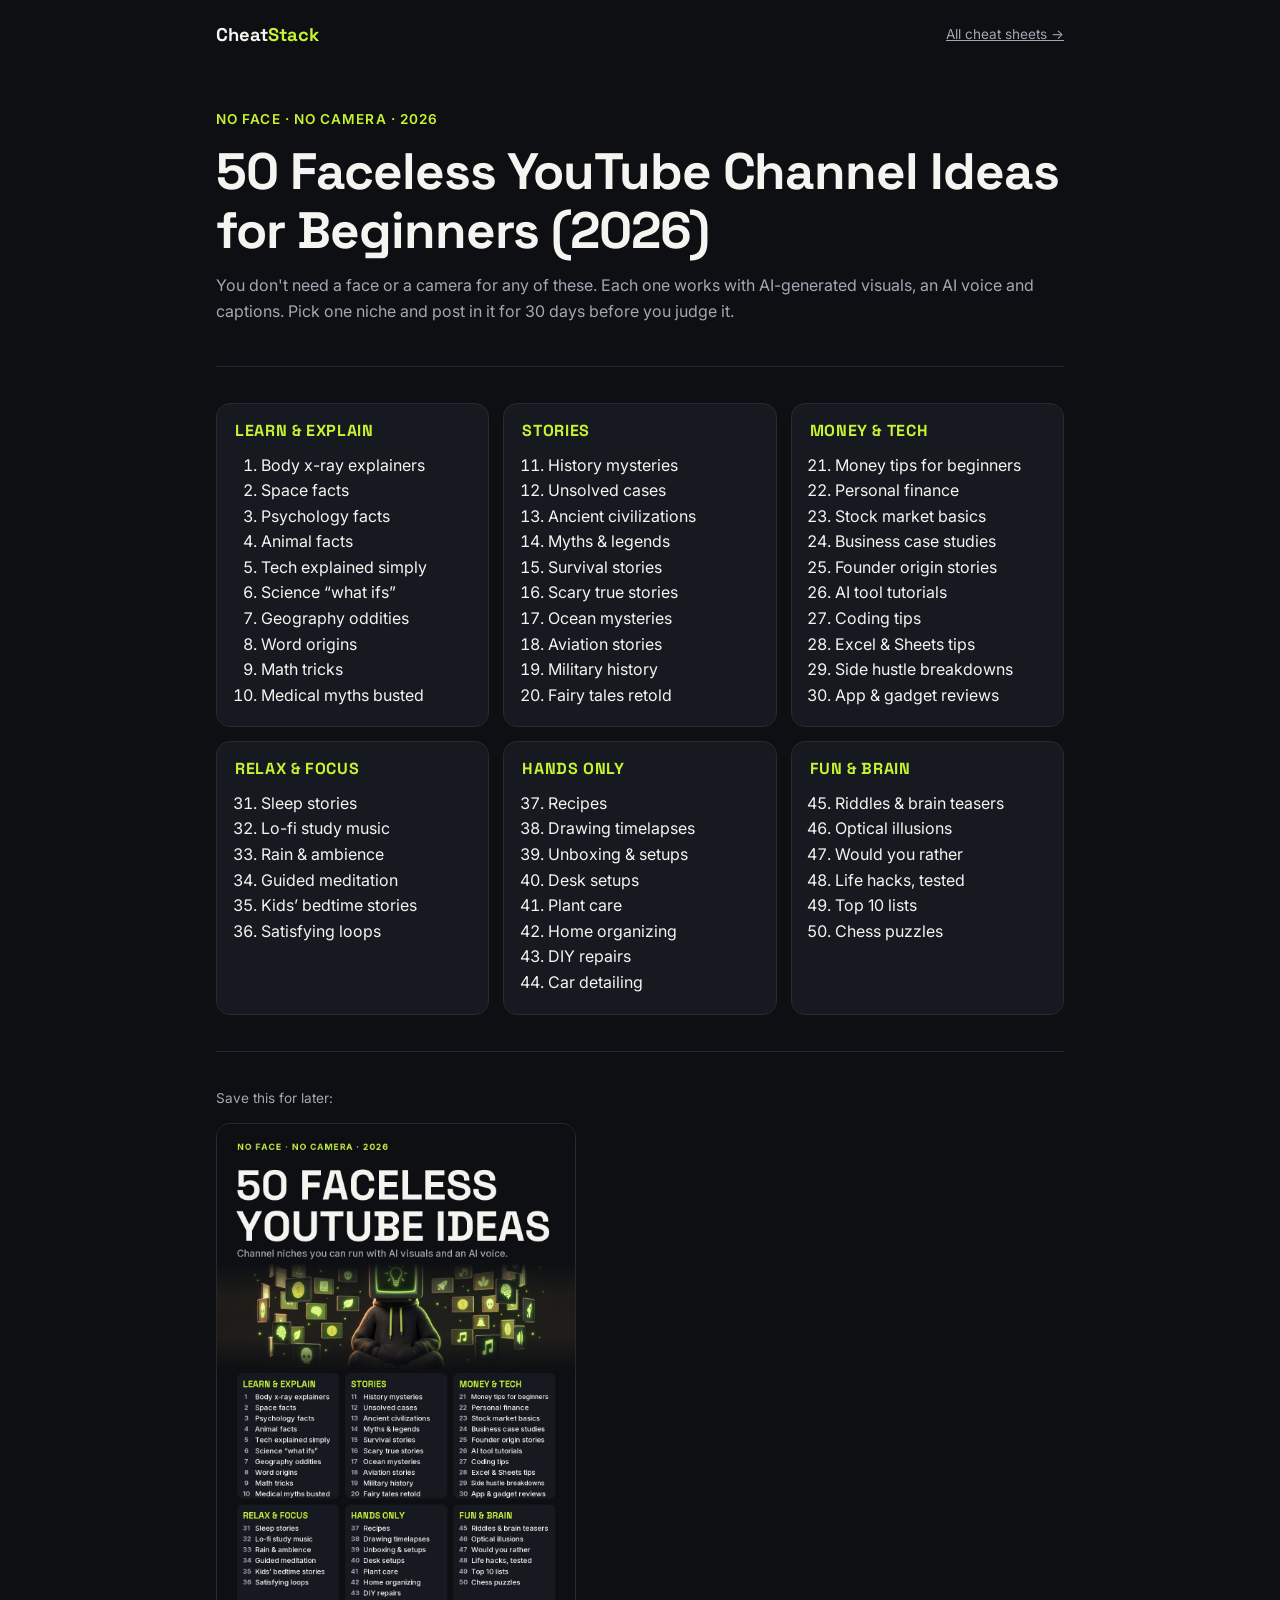
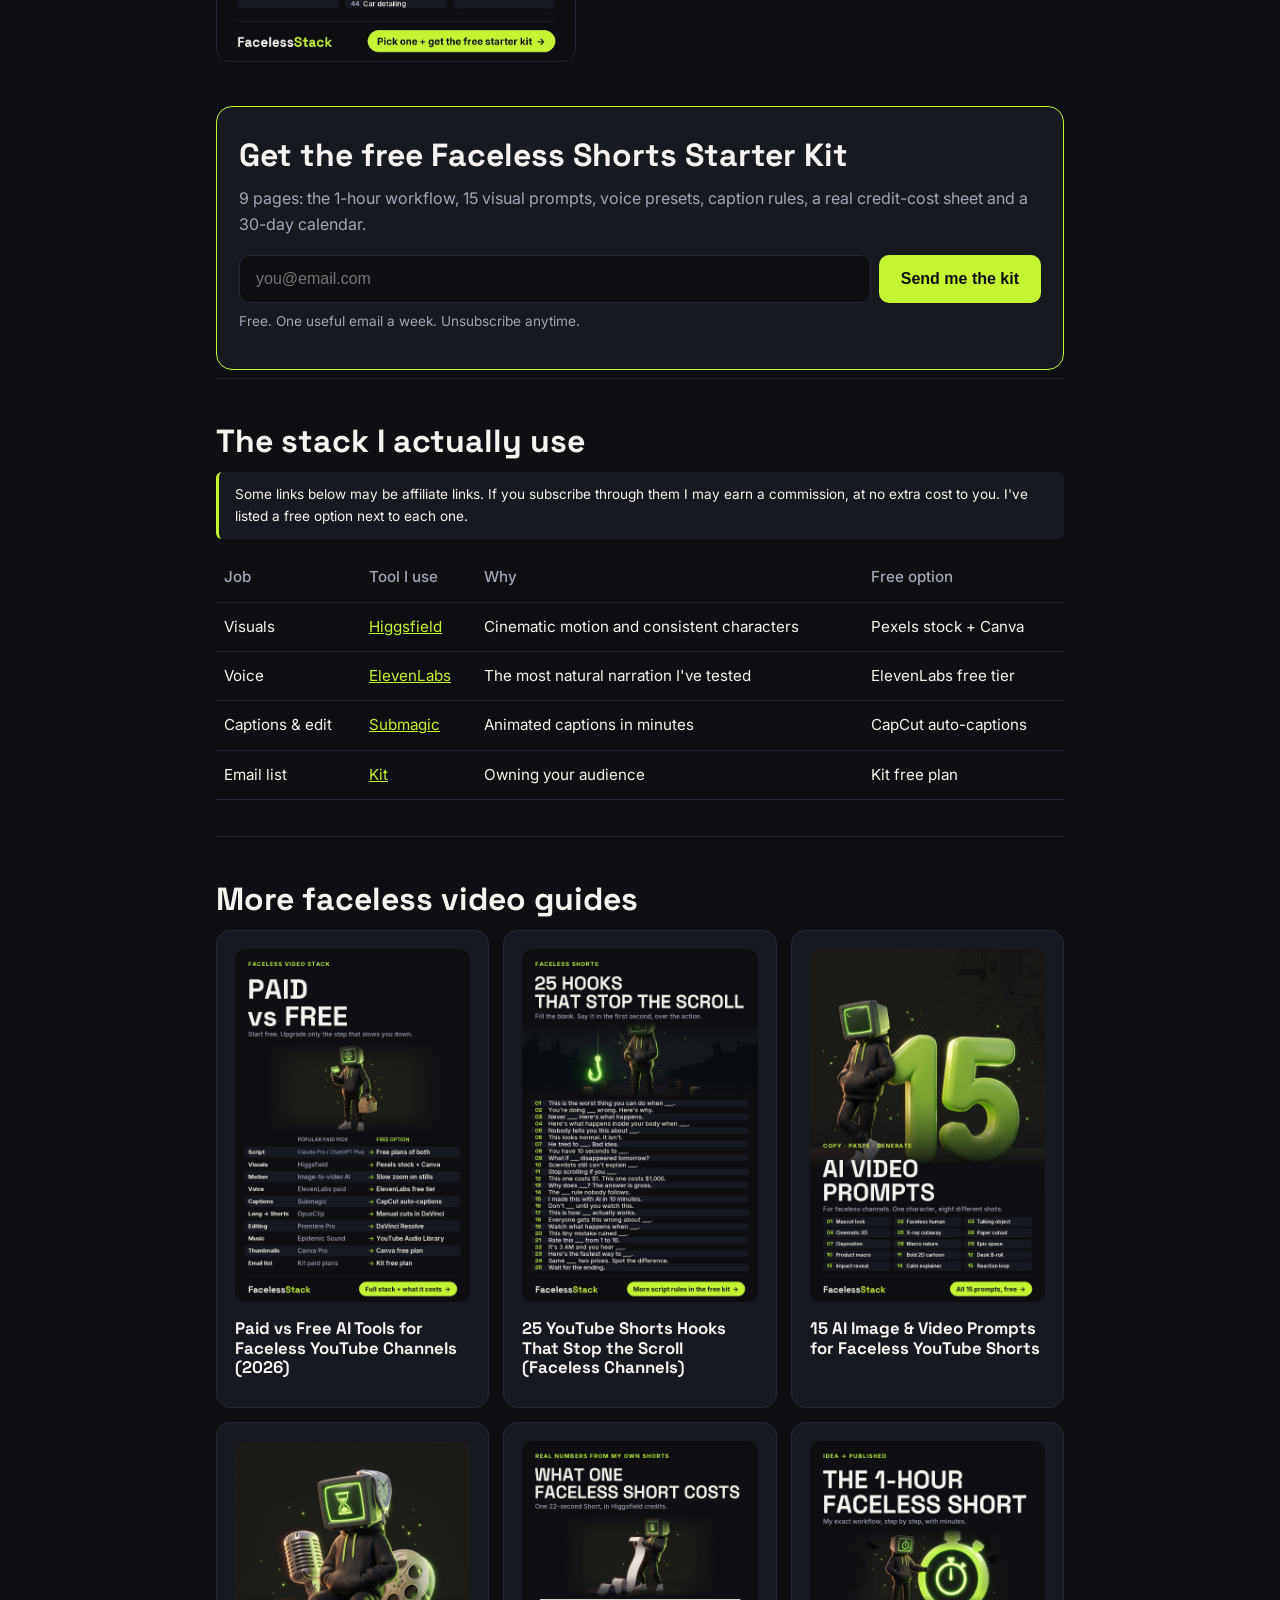
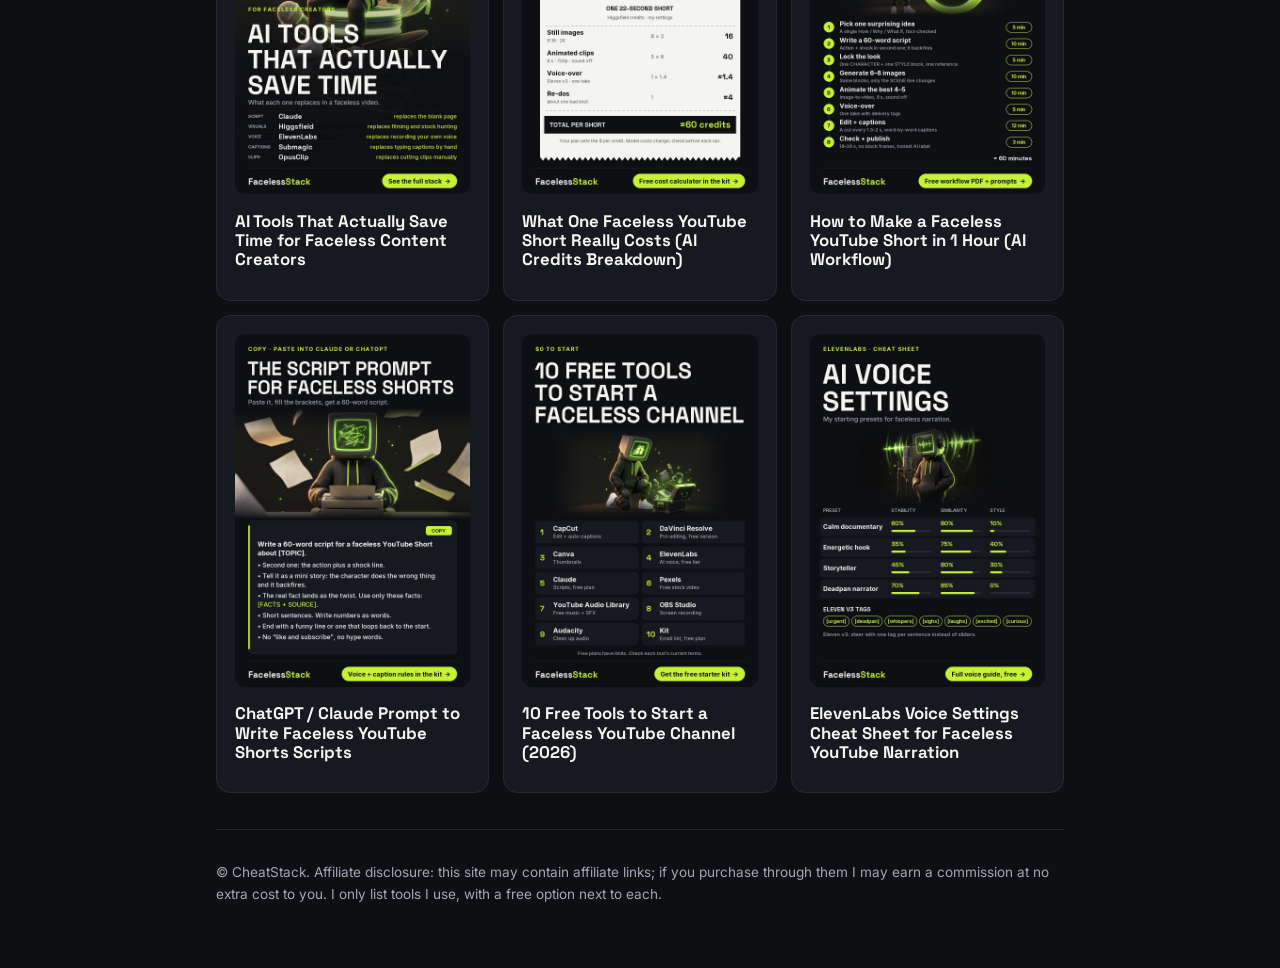
<file: faceless-youtube-channel-ideas/index.html>
<!doctype html>
<html lang="en">
<head>
<meta charset="utf-8">
<meta name="viewport" content="width=device-width, initial-scale=1">
<title>50 Faceless YouTube Channel Ideas for Beginners (2026) | CheatStack</title>
<meta name="description" content="50 faceless YouTube channel ideas you can make with AI visuals and an AI voice, no camera and no face: explainers, story channels, money and tech, relaxing channels, hands-only and fun formats. Save it, pick one niche, then grab the free Faceless Shorts Starter Kit.">
<link rel="canonical" href="https://mussirimajid-rgb.github.io/cheatstack/faceless-youtube-channel-ideas/">
<meta property="og:type" content="article">
<meta property="og:site_name" content="CheatStack">
<meta property="og:title" content="50 Faceless YouTube Channel Ideas for Beginners (2026) | CheatStack">
<meta property="og:description" content="50 faceless YouTube channel ideas you can make with AI visuals and an AI voice, no camera and no face: explainers, story channels, money and tech, relaxing channels, hands-only and fun formats. Save it, pick one niche, then grab the free Faceless Shorts Starter Kit.">
<meta property="og:url" content="https://mussirimajid-rgb.github.io/cheatstack/faceless-youtube-channel-ideas/">
<meta property="article:published_time" content="2026-10-29">
<meta property="og:image" content="https://mussirimajid-rgb.github.io/cheatstack/pins/faceless-youtube-channel-ideas.jpg">
<link rel="preconnect" href="https://fonts.googleapis.com">
<link href="https://fonts.googleapis.com/css2?family=Inter:wght@400;500;700&family=Space+Grotesk:wght@500;700&display=swap" rel="stylesheet">
<link rel="stylesheet" href="../style.css?v=de7e3dae">
</head>
<body>
<div class="wrap">
  <header>
    <a class="logo" href=".././">Cheat<span>Stack</span></a>
    <a class="small muted" href=".././#sheets">All cheat sheets →</a>
  </header>
  <div class="hero">
    <div class="eyebrow">No face · No camera · 2026</div>
    <h1>50 Faceless YouTube Channel Ideas for Beginners (2026)</h1>
    <p class="muted">You don&#x27;t need a face or a camera for any of these. Each one works with AI-generated visuals, an AI voice and captions. Pick one niche and post in it for 30 days before you judge it.</p>
  </div>
  <section>
<div class="groups"><div class="card"><h3>Learn &amp; explain</h3><ol start="1"><li>Body x-ray explainers</li><li>Space facts</li><li>Psychology facts</li><li>Animal facts</li><li>Tech explained simply</li><li>Science “what ifs”</li><li>Geography oddities</li><li>Word origins</li><li>Math tricks</li><li>Medical myths busted</li></ol></div><div class="card"><h3>Stories</h3><ol start="11"><li>History mysteries</li><li>Unsolved cases</li><li>Ancient civilizations</li><li>Myths &amp; legends</li><li>Survival stories</li><li>Scary true stories</li><li>Ocean mysteries</li><li>Aviation stories</li><li>Military history</li><li>Fairy tales retold</li></ol></div><div class="card"><h3>Money &amp; tech</h3><ol start="21"><li>Money tips for beginners</li><li>Personal finance</li><li>Stock market basics</li><li>Business case studies</li><li>Founder origin stories</li><li>AI tool tutorials</li><li>Coding tips</li><li>Excel &amp; Sheets tips</li><li>Side hustle breakdowns</li><li>App &amp; gadget reviews</li></ol></div><div class="card"><h3>Relax &amp; focus</h3><ol start="31"><li>Sleep stories</li><li>Lo-fi study music</li><li>Rain &amp; ambience</li><li>Guided meditation</li><li>Kids’ bedtime stories</li><li>Satisfying loops</li></ol></div><div class="card"><h3>Hands only</h3><ol start="37"><li>Recipes</li><li>Drawing timelapses</li><li>Unboxing &amp; setups</li><li>Desk setups</li><li>Plant care</li><li>Home organizing</li><li>DIY repairs</li><li>Car detailing</li></ol></div><div class="card"><h3>Fun &amp; brain</h3><ol start="45"><li>Riddles &amp; brain teasers</li><li>Optical illusions</li><li>Would you rather</li><li>Life hacks, tested</li><li>Top 10 lists</li><li>Chess puzzles</li></ol></div></div>
  </section>
  <section>
    <p class="muted small">Save this for later:</p>
    <img class="pinimg" src="../pins/faceless-youtube-channel-ideas.jpg" alt="List of 50 faceless YouTube channel ideas in six groups: learn and explain, stories, money and tech, relax and focus, hands only, fun and brain.">
  </section>
  <div class="kitbox" id="kit">
    <h2>Get the free Faceless Shorts Starter Kit</h2>
    <p class="muted">9 pages: the 1-hour workflow, 15 visual prompts, voice presets, caption rules, a real credit-cost sheet and a 30-day calendar.</p>
    <form class="signup" action="https://app.kit.com/forms/10103270/subscriptions" method="post">
      <label class="sr" for="email">Email address</label>
      <input id="email" type="email" name="email_address" placeholder="you@email.com" autocomplete="email" required>
      <button class="btn" type="submit">Send me the kit</button>
    </form>
    <p class="small muted">Free. One useful email a week. Unsubscribe anytime.</p>
  </div>
  <section>
    <h2>The stack I actually use</h2>
    <p class="disclosure small">Some links below may be affiliate links. If you subscribe through them I may earn a commission, at no extra cost to you. I've listed a free option next to each one.</p>
    <div class="tablewrap"><table>
      <thead><tr><th>Job</th><th>Tool I use</th><th>Why</th><th>Free option</th></tr></thead>
      <tbody>
          <tr><td>Visuals</td><td><a href="https://higgsfield.ai" rel="sponsored nofollow noopener" target="_blank">Higgsfield</a></td><td>Cinematic motion and consistent characters</td><td>Pexels stock + Canva</td></tr>
          <tr><td>Voice</td><td><a href="https://elevenlabs.io" rel="sponsored nofollow noopener" target="_blank">ElevenLabs</a></td><td>The most natural narration I&#x27;ve tested</td><td>ElevenLabs free tier</td></tr>
          <tr><td>Captions &amp; edit</td><td><a href="https://www.submagic.co" rel="sponsored nofollow noopener" target="_blank">Submagic</a></td><td>Animated captions in minutes</td><td>CapCut auto-captions</td></tr>
          <tr><td>Email list</td><td><a href="https://kit.com" rel="sponsored nofollow noopener" target="_blank">Kit</a></td><td>Owning your audience</td><td>Kit free plan</td></tr>
      </tbody>
    </table></div>
  </section>
  <section>
    <h2>More faceless video guides</h2>
    <div class="grid guides">
      <a class="card" href="../paid-vs-free-tools/"><img src="../pins/paid-vs-free-tools.jpg" alt="Comparison chart of paid vs free AI tools for faceless YouTube videos: Higgsfield vs Pexels, ElevenLabs vs free tier, Submagic vs CapCut, Premiere vs DaVinci Resolve." loading="lazy"><h3 style="margin-top:10px">Paid vs Free AI Tools for Faceless YouTube Channels (2026)</h3></a>
      <a class="card" href="../youtube-shorts-hooks/"><img src="../pins/youtube-shorts-hooks.jpg" alt="List of 25 fill-in-the-blank video hooks for YouTube Shorts, such as &#x27;You&#x27;re doing ___ wrong. Here&#x27;s why.&#x27;" loading="lazy"><h3 style="margin-top:10px">25 YouTube Shorts Hooks That Stop the Scroll (Faceless Channels)</h3></a>
      <a class="card" href="../ai-video-prompts/"><img src="../pins/ai-video-prompts.jpg" alt="Glossy 3D number 15 with a monitor-headed character, listing 15 AI prompt templates for faceless videos." loading="lazy"><h3 style="margin-top:10px">15 AI Image &amp; Video Prompts for Faceless YouTube Shorts</h3></a>
      <a class="card" href="../ai-tools-that-save-time/"><img src="../pins/ai-tools-that-save-time.jpg" alt="Surreal poster of a monitor-headed character with a melting clock, listing AI tools that save time: Claude, Higgsfield, ElevenLabs, Submagic, OpusClip." loading="lazy"><h3 style="margin-top:10px">AI Tools That Actually Save Time for Faceless Content Creators</h3></a>
      <a class="card" href="../faceless-short-cost/"><img src="../pins/faceless-short-cost.jpg" alt="Receipt showing the cost of one faceless YouTube Short: 16 credits of images, 40 credits of animated clips, 1.4 for voice, about 4 for re-dos, about 60 credits total." loading="lazy"><h3 style="margin-top:10px">What One Faceless YouTube Short Really Costs (AI Credits Breakdown)</h3></a>
      <a class="card" href="../one-hour-workflow/"><img src="../pins/one-hour-workflow.jpg" alt="Timeline of 8 steps to make a faceless YouTube Short in one hour, with minutes per step adding up to 60." loading="lazy"><h3 style="margin-top:10px">How to Make a Faceless YouTube Short in 1 Hour (AI Workflow)</h3></a>
      <a class="card" href="../script-prompt/"><img src="../pins/script-prompt.jpg" alt="Copy-paste prompt card for writing a 60-word faceless YouTube Shorts script with Claude or ChatGPT." loading="lazy"><h3 style="margin-top:10px">ChatGPT / Claude Prompt to Write Faceless YouTube Shorts Scripts</h3></a>
      <a class="card" href="../free-tools-faceless-channel/"><img src="../pins/free-tools-faceless-channel.jpg" alt="List of 10 free tools to start a faceless YouTube channel, including CapCut, DaVinci Resolve, Canva, ElevenLabs and OBS Studio." loading="lazy"><h3 style="margin-top:10px">10 Free Tools to Start a Faceless YouTube Channel (2026)</h3></a>
      <a class="card" href="../ai-voice-settings/"><img src="../pins/ai-voice-settings.jpg" alt="Cheat sheet of ElevenLabs voice settings for four narration styles with stability, similarity and style percentages, and Eleven v3 emotion tags." loading="lazy"><h3 style="margin-top:10px">ElevenLabs Voice Settings Cheat Sheet for Faceless YouTube Narration</h3></a>
    </div>
  </section>
  <footer class="small muted">
    <p>© CheatStack. Affiliate disclosure: this site may contain affiliate links; if you purchase through them I may earn a commission at no extra cost to you. I only list tools I use, with a free option next to each.</p>
  </footer>
</div>
<script>document.querySelectorAll('.copy').forEach(b=>b.onclick=()=>{navigator.clipboard.writeText(document.getElementById(b.dataset.for).innerText);b.textContent='Copied';setTimeout(()=>b.textContent='Copy',1500)})</script>
</body>
</html>
</file>
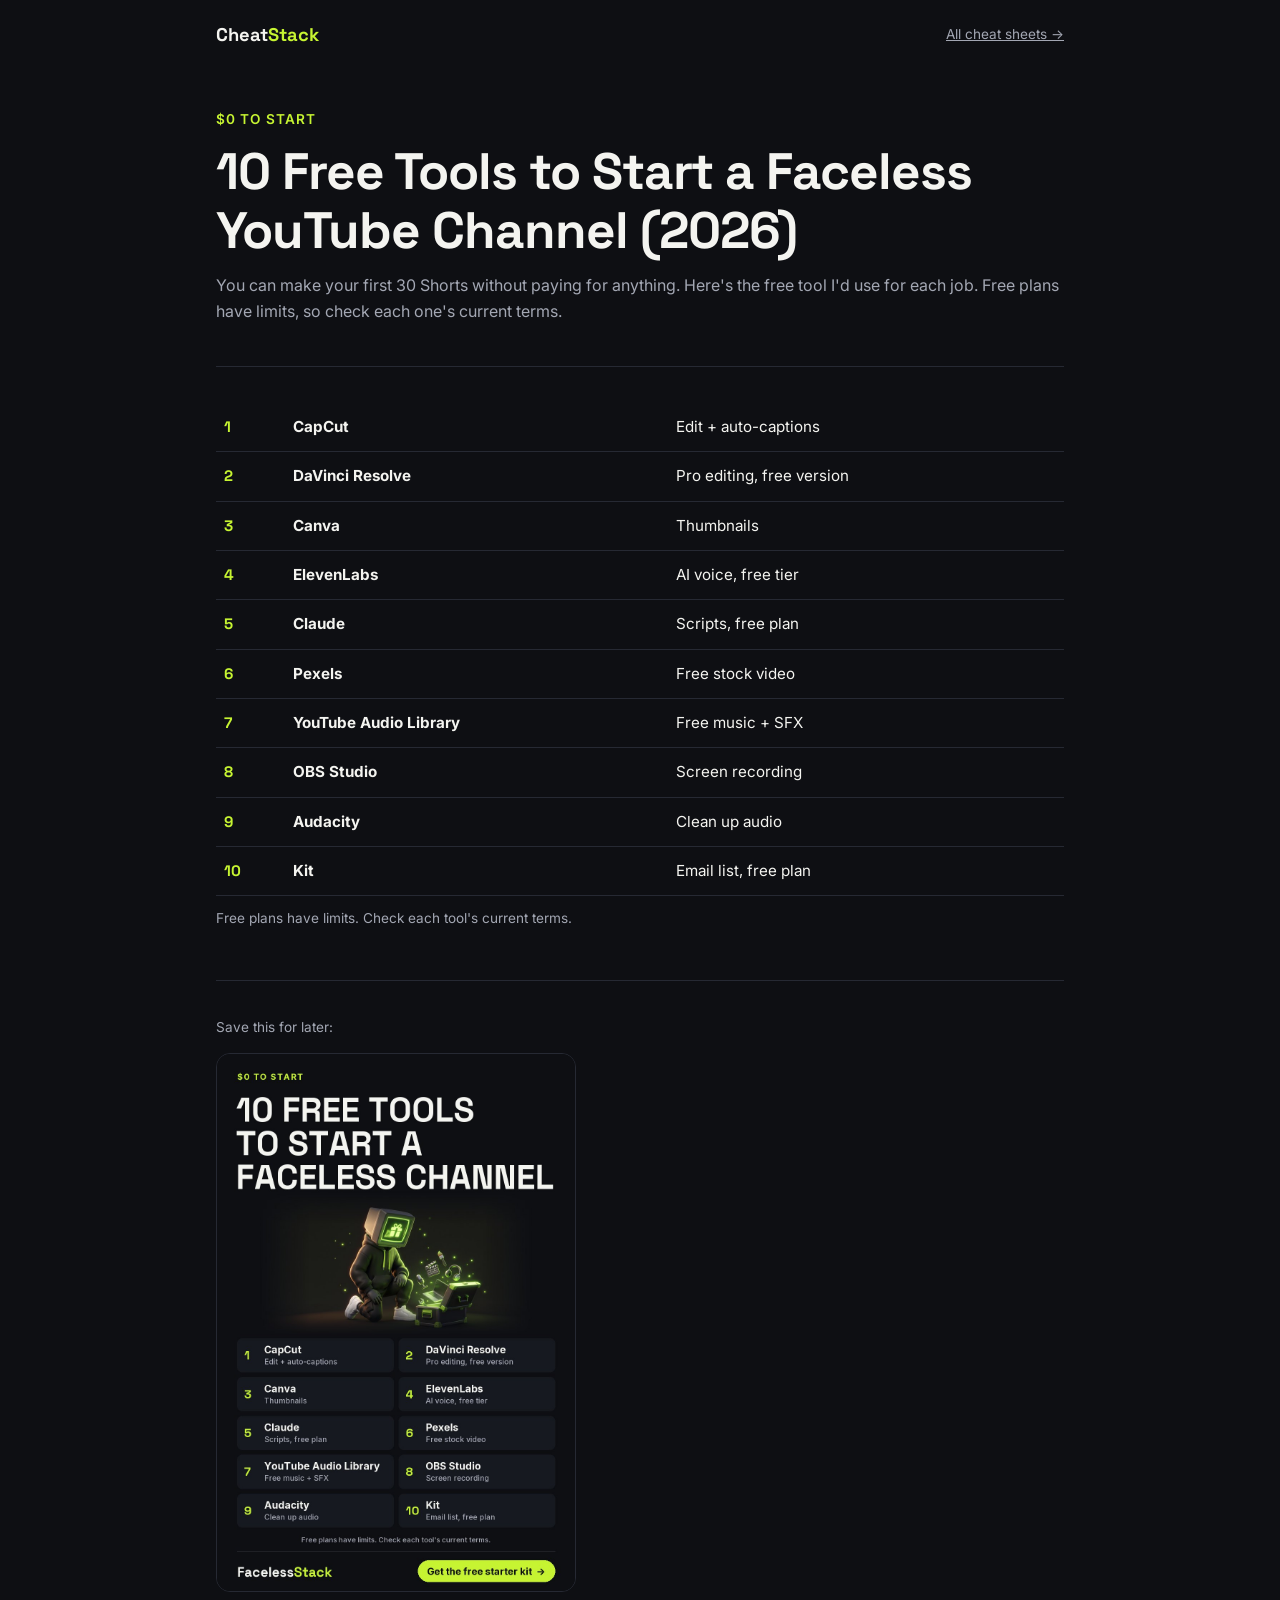
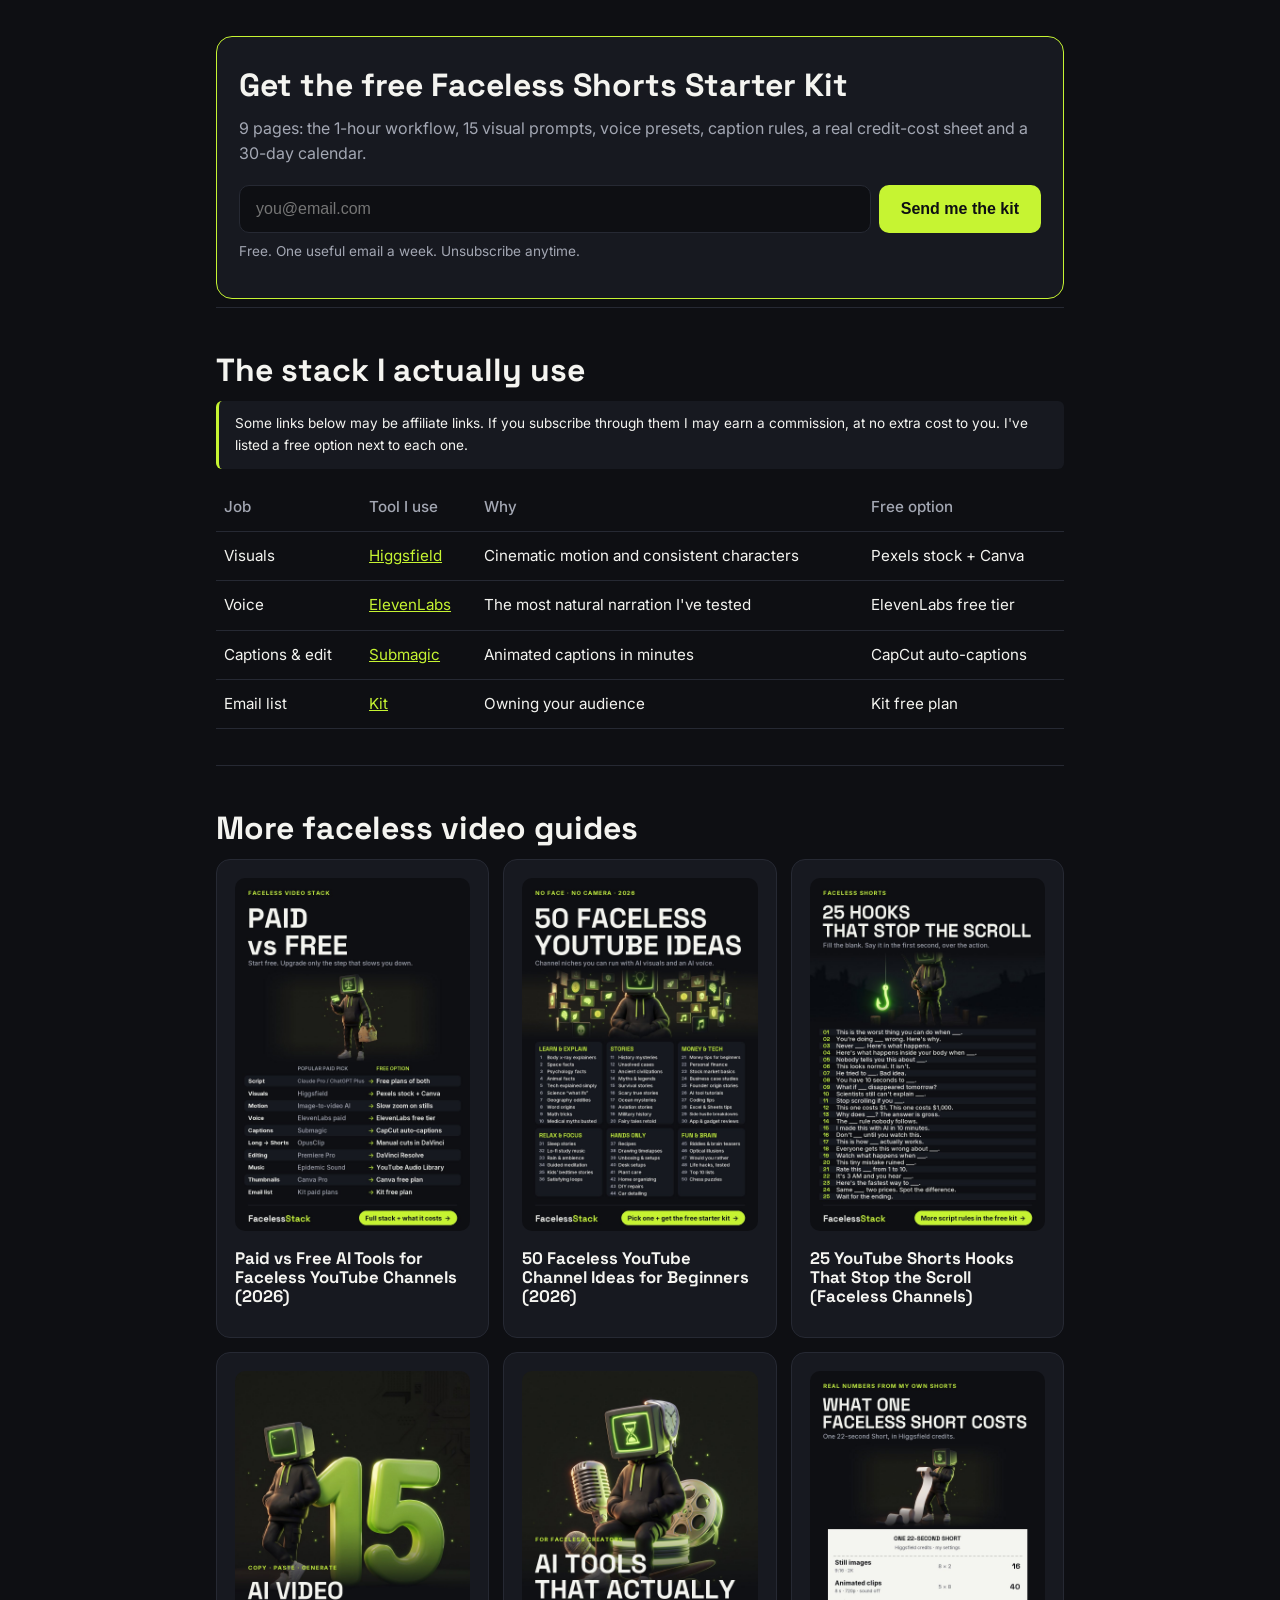
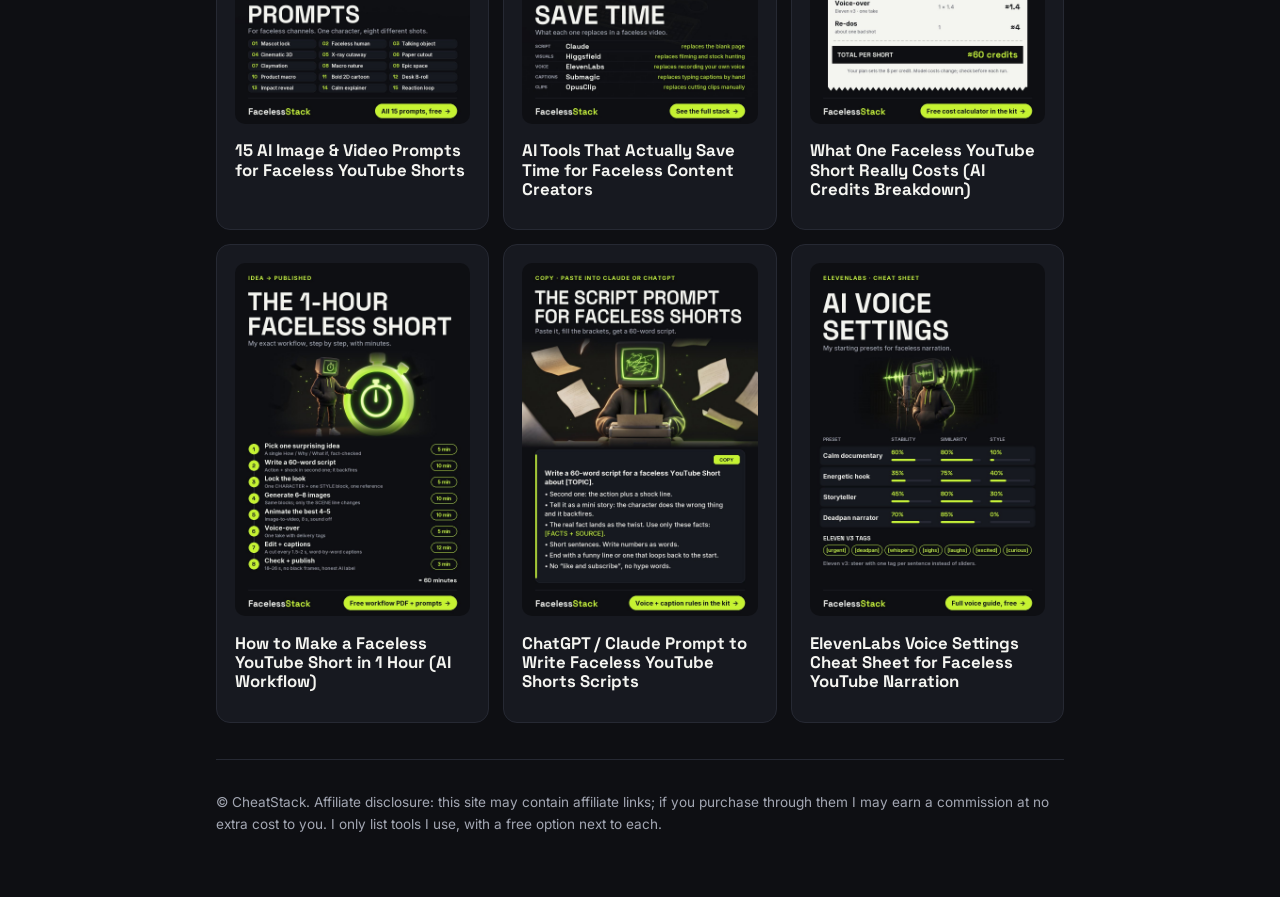
<file: free-tools-faceless-channel/index.html>
<!doctype html>
<html lang="en">
<head>
<meta charset="utf-8">
<meta name="viewport" content="width=device-width, initial-scale=1">
<title>10 Free Tools to Start a Faceless YouTube Channel (2026) | CheatStack</title>
<meta name="description" content="Start a faceless YouTube channel for $0 with these 10 free tools: CapCut, DaVinci Resolve, Canva, ElevenLabs free tier, Claude, Pexels, YouTube Audio Library, OBS Studio, Audacity and Kit. What each one does, plus a free starter kit.">
<link rel="canonical" href="https://mussirimajid-rgb.github.io/cheatstack/free-tools-faceless-channel/">
<meta property="og:type" content="article">
<meta property="og:site_name" content="CheatStack">
<meta property="og:title" content="10 Free Tools to Start a Faceless YouTube Channel (2026) | CheatStack">
<meta property="og:description" content="Start a faceless YouTube channel for $0 with these 10 free tools: CapCut, DaVinci Resolve, Canva, ElevenLabs free tier, Claude, Pexels, YouTube Audio Library, OBS Studio, Audacity and Kit. What each one does, plus a free starter kit.">
<meta property="og:url" content="https://mussirimajid-rgb.github.io/cheatstack/free-tools-faceless-channel/">
<meta property="article:published_time" content="2026-10-29">
<meta property="og:image" content="https://mussirimajid-rgb.github.io/cheatstack/pins/free-tools-faceless-channel.jpg">
<link rel="preconnect" href="https://fonts.googleapis.com">
<link href="https://fonts.googleapis.com/css2?family=Inter:wght@400;500;700&family=Space+Grotesk:wght@500;700&display=swap" rel="stylesheet">
<link rel="stylesheet" href="../style.css?v=de7e3dae">
</head>
<body>
<div class="wrap">
  <header>
    <a class="logo" href=".././">Cheat<span>Stack</span></a>
    <a class="small muted" href=".././#sheets">All cheat sheets →</a>
  </header>
  <div class="hero">
    <div class="eyebrow">$0 to start</div>
    <h1>10 Free Tools to Start a Faceless YouTube Channel (2026)</h1>
    <p class="muted">You can make your first 30 Shorts without paying for anything. Here&#x27;s the free tool I&#x27;d use for each job. Free plans have limits, so check each one&#x27;s current terms.</p>
  </div>
  <section>
<div class="tablewrap"><table><tbody><tr><td><span class='num'>1</span></td><td><b>CapCut</b></td><td>Edit + auto-captions</td></tr><tr><td><span class='num'>2</span></td><td><b>DaVinci Resolve</b></td><td>Pro editing, free version</td></tr><tr><td><span class='num'>3</span></td><td><b>Canva</b></td><td>Thumbnails</td></tr><tr><td><span class='num'>4</span></td><td><b>ElevenLabs</b></td><td>AI voice, free tier</td></tr><tr><td><span class='num'>5</span></td><td><b>Claude</b></td><td>Scripts, free plan</td></tr><tr><td><span class='num'>6</span></td><td><b>Pexels</b></td><td>Free stock video</td></tr><tr><td><span class='num'>7</span></td><td><b>YouTube Audio Library</b></td><td>Free music + SFX</td></tr><tr><td><span class='num'>8</span></td><td><b>OBS Studio</b></td><td>Screen recording</td></tr><tr><td><span class='num'>9</span></td><td><b>Audacity</b></td><td>Clean up audio</td></tr><tr><td><span class='num'>10</span></td><td><b>Kit</b></td><td>Email list, free plan</td></tr></tbody></table></div><p class="muted small" style="margin-top:12px">Free plans have limits. Check each tool&#x27;s current terms.</p>
  </section>
  <section>
    <p class="muted small">Save this for later:</p>
    <img class="pinimg" src="../pins/free-tools-faceless-channel.jpg" alt="List of 10 free tools to start a faceless YouTube channel, including CapCut, DaVinci Resolve, Canva, ElevenLabs and OBS Studio.">
  </section>
  <div class="kitbox" id="kit">
    <h2>Get the free Faceless Shorts Starter Kit</h2>
    <p class="muted">9 pages: the 1-hour workflow, 15 visual prompts, voice presets, caption rules, a real credit-cost sheet and a 30-day calendar.</p>
    <form class="signup" action="https://app.kit.com/forms/10103270/subscriptions" method="post">
      <label class="sr" for="email">Email address</label>
      <input id="email" type="email" name="email_address" placeholder="you@email.com" autocomplete="email" required>
      <button class="btn" type="submit">Send me the kit</button>
    </form>
    <p class="small muted">Free. One useful email a week. Unsubscribe anytime.</p>
  </div>
  <section>
    <h2>The stack I actually use</h2>
    <p class="disclosure small">Some links below may be affiliate links. If you subscribe through them I may earn a commission, at no extra cost to you. I've listed a free option next to each one.</p>
    <div class="tablewrap"><table>
      <thead><tr><th>Job</th><th>Tool I use</th><th>Why</th><th>Free option</th></tr></thead>
      <tbody>
          <tr><td>Visuals</td><td><a href="https://higgsfield.ai" rel="sponsored nofollow noopener" target="_blank">Higgsfield</a></td><td>Cinematic motion and consistent characters</td><td>Pexels stock + Canva</td></tr>
          <tr><td>Voice</td><td><a href="https://elevenlabs.io" rel="sponsored nofollow noopener" target="_blank">ElevenLabs</a></td><td>The most natural narration I&#x27;ve tested</td><td>ElevenLabs free tier</td></tr>
          <tr><td>Captions &amp; edit</td><td><a href="https://www.submagic.co" rel="sponsored nofollow noopener" target="_blank">Submagic</a></td><td>Animated captions in minutes</td><td>CapCut auto-captions</td></tr>
          <tr><td>Email list</td><td><a href="https://kit.com" rel="sponsored nofollow noopener" target="_blank">Kit</a></td><td>Owning your audience</td><td>Kit free plan</td></tr>
      </tbody>
    </table></div>
  </section>
  <section>
    <h2>More faceless video guides</h2>
    <div class="grid guides">
      <a class="card" href="../paid-vs-free-tools/"><img src="../pins/paid-vs-free-tools.jpg" alt="Comparison chart of paid vs free AI tools for faceless YouTube videos: Higgsfield vs Pexels, ElevenLabs vs free tier, Submagic vs CapCut, Premiere vs DaVinci Resolve." loading="lazy"><h3 style="margin-top:10px">Paid vs Free AI Tools for Faceless YouTube Channels (2026)</h3></a>
      <a class="card" href="../faceless-youtube-channel-ideas/"><img src="../pins/faceless-youtube-channel-ideas.jpg" alt="List of 50 faceless YouTube channel ideas in six groups: learn and explain, stories, money and tech, relax and focus, hands only, fun and brain." loading="lazy"><h3 style="margin-top:10px">50 Faceless YouTube Channel Ideas for Beginners (2026)</h3></a>
      <a class="card" href="../youtube-shorts-hooks/"><img src="../pins/youtube-shorts-hooks.jpg" alt="List of 25 fill-in-the-blank video hooks for YouTube Shorts, such as &#x27;You&#x27;re doing ___ wrong. Here&#x27;s why.&#x27;" loading="lazy"><h3 style="margin-top:10px">25 YouTube Shorts Hooks That Stop the Scroll (Faceless Channels)</h3></a>
      <a class="card" href="../ai-video-prompts/"><img src="../pins/ai-video-prompts.jpg" alt="Glossy 3D number 15 with a monitor-headed character, listing 15 AI prompt templates for faceless videos." loading="lazy"><h3 style="margin-top:10px">15 AI Image &amp; Video Prompts for Faceless YouTube Shorts</h3></a>
      <a class="card" href="../ai-tools-that-save-time/"><img src="../pins/ai-tools-that-save-time.jpg" alt="Surreal poster of a monitor-headed character with a melting clock, listing AI tools that save time: Claude, Higgsfield, ElevenLabs, Submagic, OpusClip." loading="lazy"><h3 style="margin-top:10px">AI Tools That Actually Save Time for Faceless Content Creators</h3></a>
      <a class="card" href="../faceless-short-cost/"><img src="../pins/faceless-short-cost.jpg" alt="Receipt showing the cost of one faceless YouTube Short: 16 credits of images, 40 credits of animated clips, 1.4 for voice, about 4 for re-dos, about 60 credits total." loading="lazy"><h3 style="margin-top:10px">What One Faceless YouTube Short Really Costs (AI Credits Breakdown)</h3></a>
      <a class="card" href="../one-hour-workflow/"><img src="../pins/one-hour-workflow.jpg" alt="Timeline of 8 steps to make a faceless YouTube Short in one hour, with minutes per step adding up to 60." loading="lazy"><h3 style="margin-top:10px">How to Make a Faceless YouTube Short in 1 Hour (AI Workflow)</h3></a>
      <a class="card" href="../script-prompt/"><img src="../pins/script-prompt.jpg" alt="Copy-paste prompt card for writing a 60-word faceless YouTube Shorts script with Claude or ChatGPT." loading="lazy"><h3 style="margin-top:10px">ChatGPT / Claude Prompt to Write Faceless YouTube Shorts Scripts</h3></a>
      <a class="card" href="../ai-voice-settings/"><img src="../pins/ai-voice-settings.jpg" alt="Cheat sheet of ElevenLabs voice settings for four narration styles with stability, similarity and style percentages, and Eleven v3 emotion tags." loading="lazy"><h3 style="margin-top:10px">ElevenLabs Voice Settings Cheat Sheet for Faceless YouTube Narration</h3></a>
    </div>
  </section>
  <footer class="small muted">
    <p>© CheatStack. Affiliate disclosure: this site may contain affiliate links; if you purchase through them I may earn a commission at no extra cost to you. I only list tools I use, with a free option next to each.</p>
  </footer>
</div>
<script>document.querySelectorAll('.copy').forEach(b=>b.onclick=()=>{navigator.clipboard.writeText(document.getElementById(b.dataset.for).innerText);b.textContent='Copied';setTimeout(()=>b.textContent='Copy',1500)})</script>
</body>
</html>
</file>
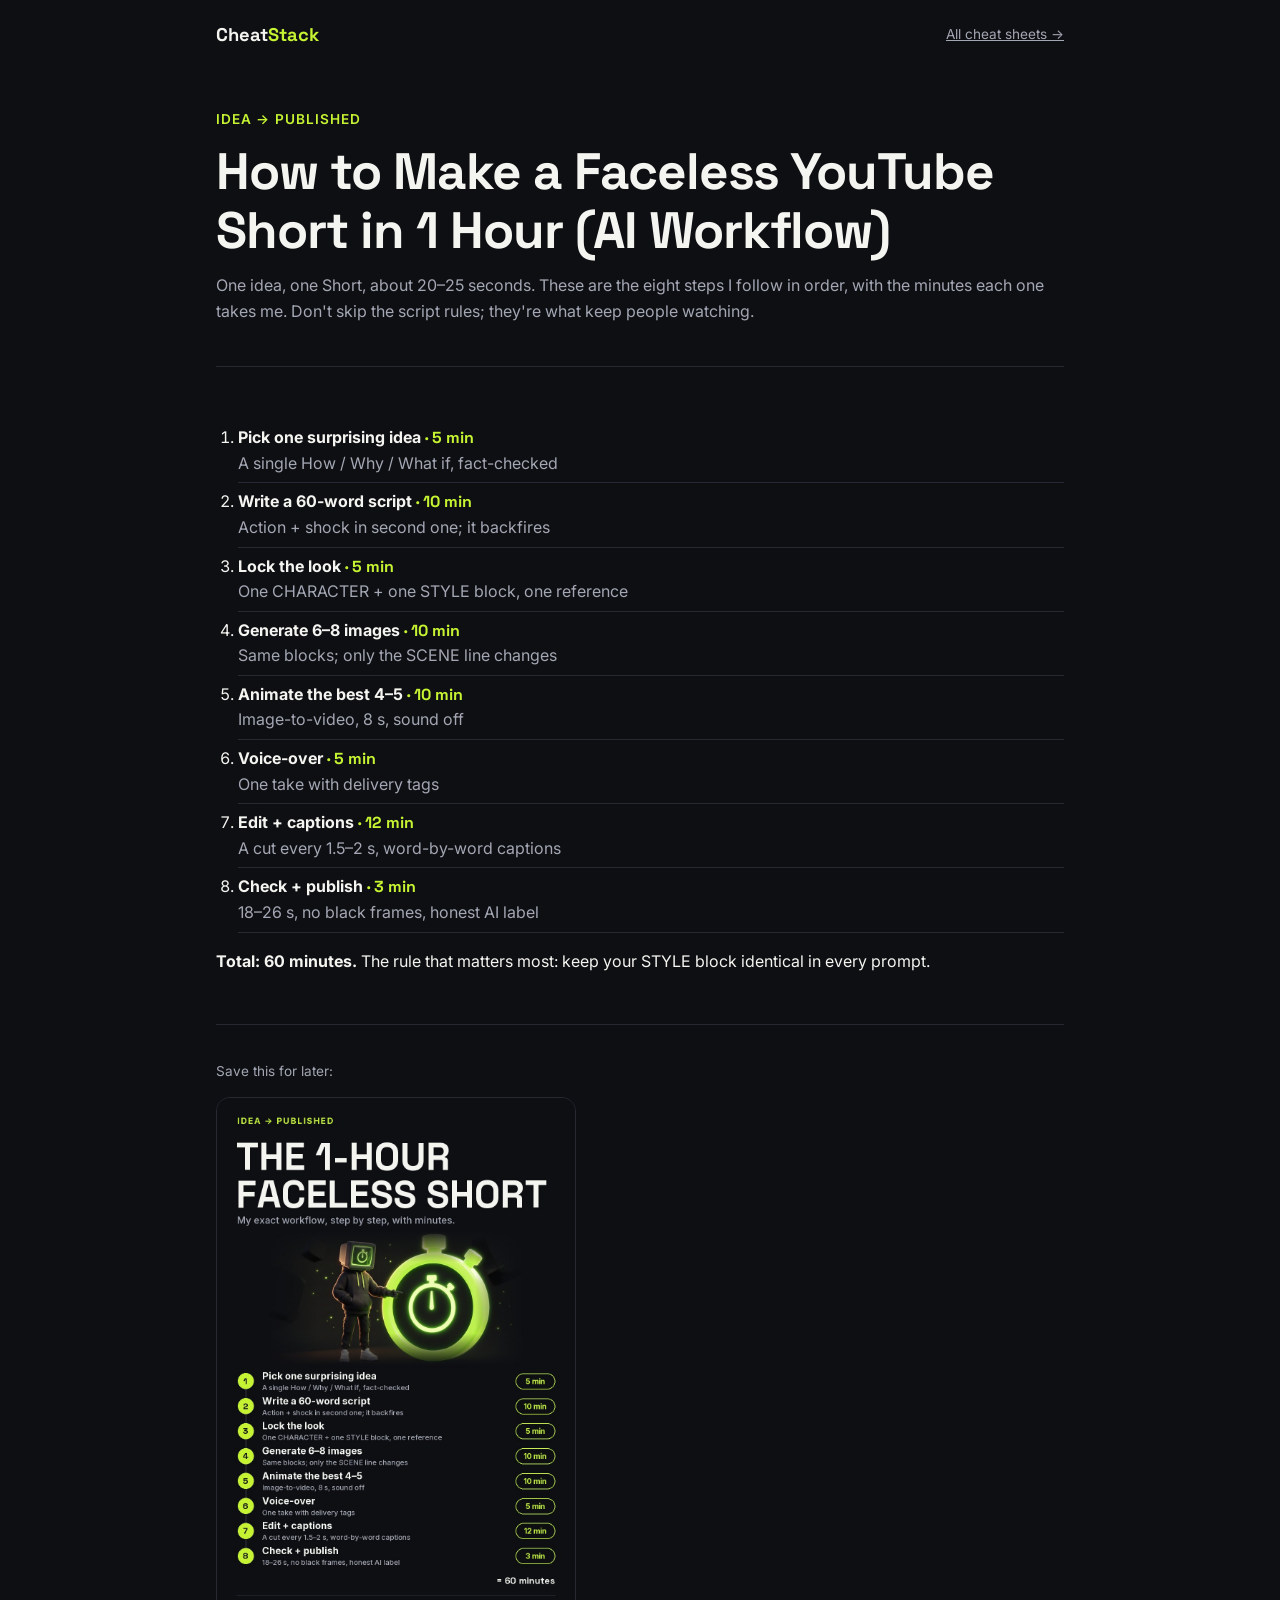
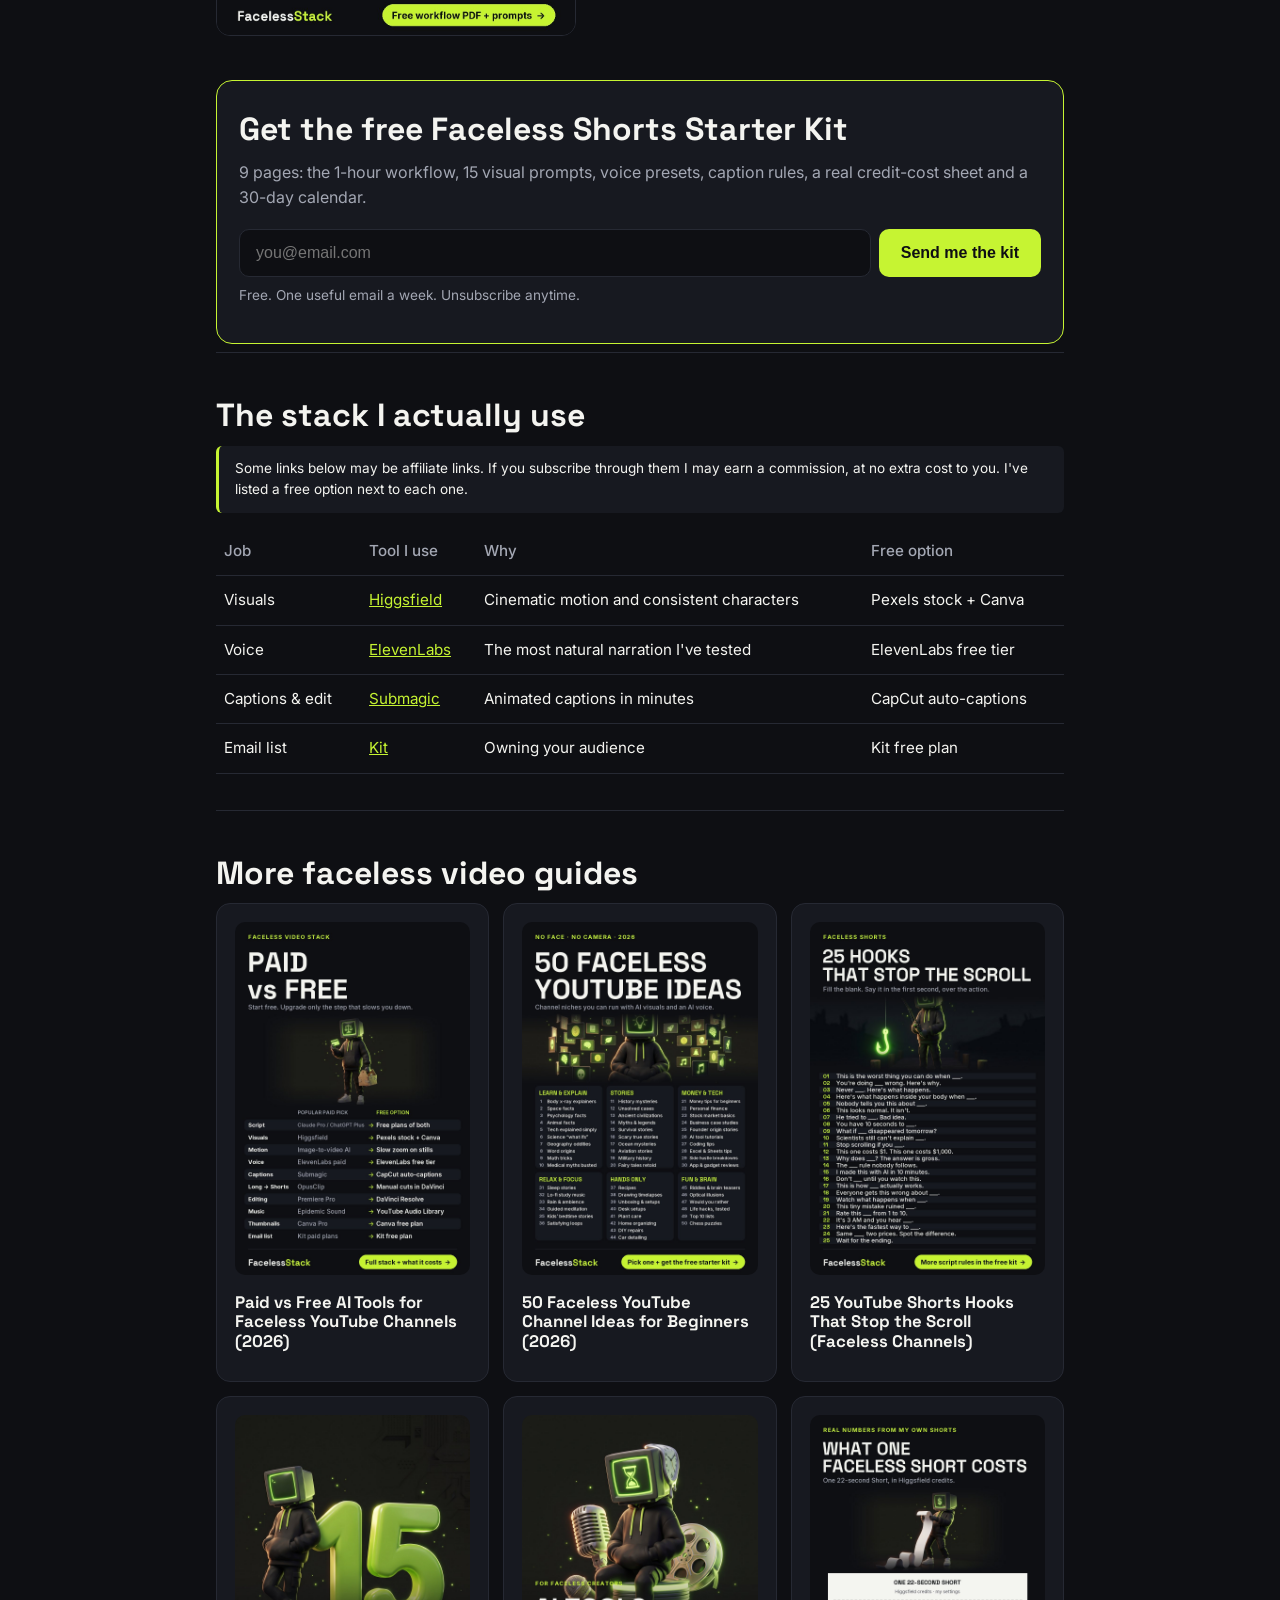
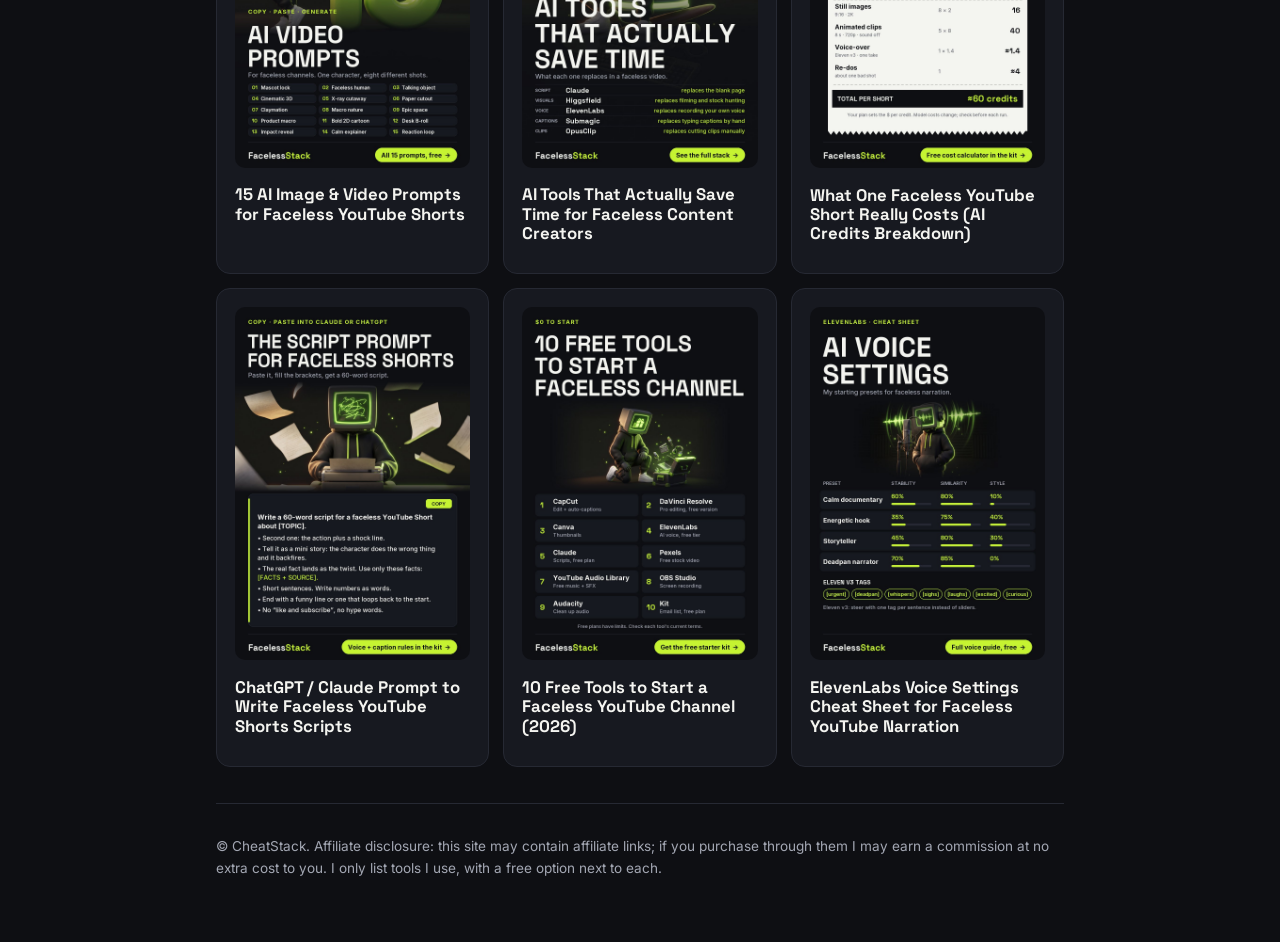
<file: one-hour-workflow/index.html>
<!doctype html>
<html lang="en">
<head>
<meta charset="utf-8">
<meta name="viewport" content="width=device-width, initial-scale=1">
<title>How to Make a Faceless YouTube Short in 1 Hour (AI Workflow) | CheatStack</title>
<meta name="description" content="My 8-step workflow to make a faceless YouTube Short with AI in about an hour: idea, 60-word script, lock the look, generate images, animate, AI voice-over, captions, publish. Minutes for every step. Free printable workflow and prompts in the starter kit.">
<link rel="canonical" href="https://mussirimajid-rgb.github.io/cheatstack/one-hour-workflow/">
<meta property="og:type" content="article">
<meta property="og:site_name" content="CheatStack">
<meta property="og:title" content="How to Make a Faceless YouTube Short in 1 Hour (AI Workflow) | CheatStack">
<meta property="og:description" content="My 8-step workflow to make a faceless YouTube Short with AI in about an hour: idea, 60-word script, lock the look, generate images, animate, AI voice-over, captions, publish. Minutes for every step. Free printable workflow and prompts in the starter kit.">
<meta property="og:url" content="https://mussirimajid-rgb.github.io/cheatstack/one-hour-workflow/">
<meta property="article:published_time" content="2026-10-29">
<meta property="og:image" content="https://mussirimajid-rgb.github.io/cheatstack/pins/one-hour-workflow.jpg">
<link rel="preconnect" href="https://fonts.googleapis.com">
<link href="https://fonts.googleapis.com/css2?family=Inter:wght@400;500;700&family=Space+Grotesk:wght@500;700&display=swap" rel="stylesheet">
<link rel="stylesheet" href="../style.css?v=de7e3dae">
</head>
<body>
<div class="wrap">
  <header>
    <a class="logo" href=".././">Cheat<span>Stack</span></a>
    <a class="small muted" href=".././#sheets">All cheat sheets →</a>
  </header>
  <div class="hero">
    <div class="eyebrow">Idea → published</div>
    <h1>How to Make a Faceless YouTube Short in 1 Hour (AI Workflow)</h1>
    <p class="muted">One idea, one Short, about 20–25 seconds. These are the eight steps I follow in order, with the minutes each one takes me. Don&#x27;t skip the script rules; they&#x27;re what keep people watching.</p>
  </div>
  <section>
<ol class="list"><li><b>Pick one surprising idea</b> <span class="num">· 5 min</span><br><span class="muted">A single How / Why / What if, fact-checked</span></li><li><b>Write a 60-word script</b> <span class="num">· 10 min</span><br><span class="muted">Action + shock in second one; it backfires</span></li><li><b>Lock the look</b> <span class="num">· 5 min</span><br><span class="muted">One CHARACTER + one STYLE block, one reference</span></li><li><b>Generate 6–8 images</b> <span class="num">· 10 min</span><br><span class="muted">Same blocks; only the SCENE line changes</span></li><li><b>Animate the best 4–5</b> <span class="num">· 10 min</span><br><span class="muted">Image-to-video, 8 s, sound off</span></li><li><b>Voice-over</b> <span class="num">· 5 min</span><br><span class="muted">One take with delivery tags</span></li><li><b>Edit + captions</b> <span class="num">· 12 min</span><br><span class="muted">A cut every 1.5–2 s, word-by-word captions</span></li><li><b>Check + publish</b> <span class="num">· 3 min</span><br><span class="muted">18–26 s, no black frames, honest AI label</span></li></ol><p><b>Total: 60 minutes.</b> The rule that matters most: keep your STYLE block identical in every prompt.</p>
  </section>
  <section>
    <p class="muted small">Save this for later:</p>
    <img class="pinimg" src="../pins/one-hour-workflow.jpg" alt="Timeline of 8 steps to make a faceless YouTube Short in one hour, with minutes per step adding up to 60.">
  </section>
  <div class="kitbox" id="kit">
    <h2>Get the free Faceless Shorts Starter Kit</h2>
    <p class="muted">9 pages: the 1-hour workflow, 15 visual prompts, voice presets, caption rules, a real credit-cost sheet and a 30-day calendar.</p>
    <form class="signup" action="https://app.kit.com/forms/10103270/subscriptions" method="post">
      <label class="sr" for="email">Email address</label>
      <input id="email" type="email" name="email_address" placeholder="you@email.com" autocomplete="email" required>
      <button class="btn" type="submit">Send me the kit</button>
    </form>
    <p class="small muted">Free. One useful email a week. Unsubscribe anytime.</p>
  </div>
  <section>
    <h2>The stack I actually use</h2>
    <p class="disclosure small">Some links below may be affiliate links. If you subscribe through them I may earn a commission, at no extra cost to you. I've listed a free option next to each one.</p>
    <div class="tablewrap"><table>
      <thead><tr><th>Job</th><th>Tool I use</th><th>Why</th><th>Free option</th></tr></thead>
      <tbody>
          <tr><td>Visuals</td><td><a href="https://higgsfield.ai" rel="sponsored nofollow noopener" target="_blank">Higgsfield</a></td><td>Cinematic motion and consistent characters</td><td>Pexels stock + Canva</td></tr>
          <tr><td>Voice</td><td><a href="https://elevenlabs.io" rel="sponsored nofollow noopener" target="_blank">ElevenLabs</a></td><td>The most natural narration I&#x27;ve tested</td><td>ElevenLabs free tier</td></tr>
          <tr><td>Captions &amp; edit</td><td><a href="https://www.submagic.co" rel="sponsored nofollow noopener" target="_blank">Submagic</a></td><td>Animated captions in minutes</td><td>CapCut auto-captions</td></tr>
          <tr><td>Email list</td><td><a href="https://kit.com" rel="sponsored nofollow noopener" target="_blank">Kit</a></td><td>Owning your audience</td><td>Kit free plan</td></tr>
      </tbody>
    </table></div>
  </section>
  <section>
    <h2>More faceless video guides</h2>
    <div class="grid guides">
      <a class="card" href="../paid-vs-free-tools/"><img src="../pins/paid-vs-free-tools.jpg" alt="Comparison chart of paid vs free AI tools for faceless YouTube videos: Higgsfield vs Pexels, ElevenLabs vs free tier, Submagic vs CapCut, Premiere vs DaVinci Resolve." loading="lazy"><h3 style="margin-top:10px">Paid vs Free AI Tools for Faceless YouTube Channels (2026)</h3></a>
      <a class="card" href="../faceless-youtube-channel-ideas/"><img src="../pins/faceless-youtube-channel-ideas.jpg" alt="List of 50 faceless YouTube channel ideas in six groups: learn and explain, stories, money and tech, relax and focus, hands only, fun and brain." loading="lazy"><h3 style="margin-top:10px">50 Faceless YouTube Channel Ideas for Beginners (2026)</h3></a>
      <a class="card" href="../youtube-shorts-hooks/"><img src="../pins/youtube-shorts-hooks.jpg" alt="List of 25 fill-in-the-blank video hooks for YouTube Shorts, such as &#x27;You&#x27;re doing ___ wrong. Here&#x27;s why.&#x27;" loading="lazy"><h3 style="margin-top:10px">25 YouTube Shorts Hooks That Stop the Scroll (Faceless Channels)</h3></a>
      <a class="card" href="../ai-video-prompts/"><img src="../pins/ai-video-prompts.jpg" alt="Glossy 3D number 15 with a monitor-headed character, listing 15 AI prompt templates for faceless videos." loading="lazy"><h3 style="margin-top:10px">15 AI Image &amp; Video Prompts for Faceless YouTube Shorts</h3></a>
      <a class="card" href="../ai-tools-that-save-time/"><img src="../pins/ai-tools-that-save-time.jpg" alt="Surreal poster of a monitor-headed character with a melting clock, listing AI tools that save time: Claude, Higgsfield, ElevenLabs, Submagic, OpusClip." loading="lazy"><h3 style="margin-top:10px">AI Tools That Actually Save Time for Faceless Content Creators</h3></a>
      <a class="card" href="../faceless-short-cost/"><img src="../pins/faceless-short-cost.jpg" alt="Receipt showing the cost of one faceless YouTube Short: 16 credits of images, 40 credits of animated clips, 1.4 for voice, about 4 for re-dos, about 60 credits total." loading="lazy"><h3 style="margin-top:10px">What One Faceless YouTube Short Really Costs (AI Credits Breakdown)</h3></a>
      <a class="card" href="../script-prompt/"><img src="../pins/script-prompt.jpg" alt="Copy-paste prompt card for writing a 60-word faceless YouTube Shorts script with Claude or ChatGPT." loading="lazy"><h3 style="margin-top:10px">ChatGPT / Claude Prompt to Write Faceless YouTube Shorts Scripts</h3></a>
      <a class="card" href="../free-tools-faceless-channel/"><img src="../pins/free-tools-faceless-channel.jpg" alt="List of 10 free tools to start a faceless YouTube channel, including CapCut, DaVinci Resolve, Canva, ElevenLabs and OBS Studio." loading="lazy"><h3 style="margin-top:10px">10 Free Tools to Start a Faceless YouTube Channel (2026)</h3></a>
      <a class="card" href="../ai-voice-settings/"><img src="../pins/ai-voice-settings.jpg" alt="Cheat sheet of ElevenLabs voice settings for four narration styles with stability, similarity and style percentages, and Eleven v3 emotion tags." loading="lazy"><h3 style="margin-top:10px">ElevenLabs Voice Settings Cheat Sheet for Faceless YouTube Narration</h3></a>
    </div>
  </section>
  <footer class="small muted">
    <p>© CheatStack. Affiliate disclosure: this site may contain affiliate links; if you purchase through them I may earn a commission at no extra cost to you. I only list tools I use, with a free option next to each.</p>
  </footer>
</div>
<script>document.querySelectorAll('.copy').forEach(b=>b.onclick=()=>{navigator.clipboard.writeText(document.getElementById(b.dataset.for).innerText);b.textContent='Copied';setTimeout(()=>b.textContent='Copy',1500)})</script>
</body>
</html>
</file>
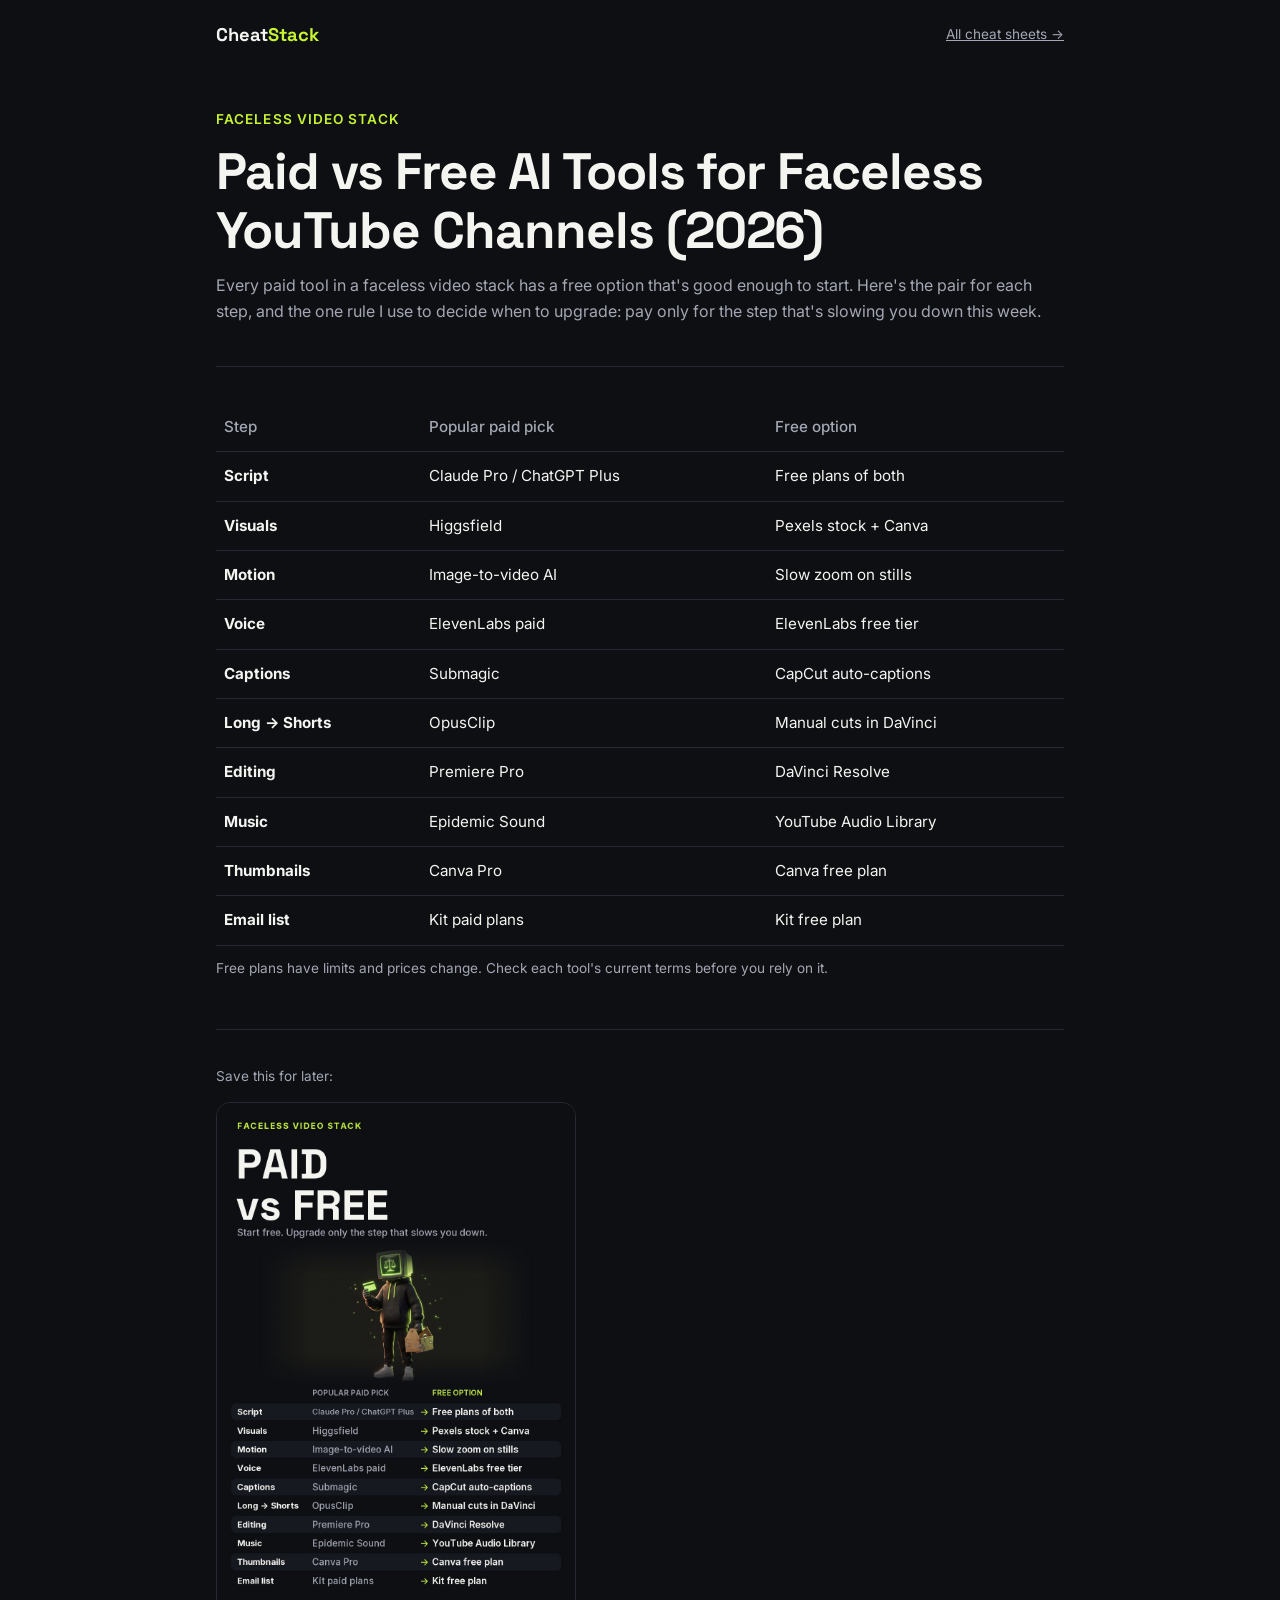
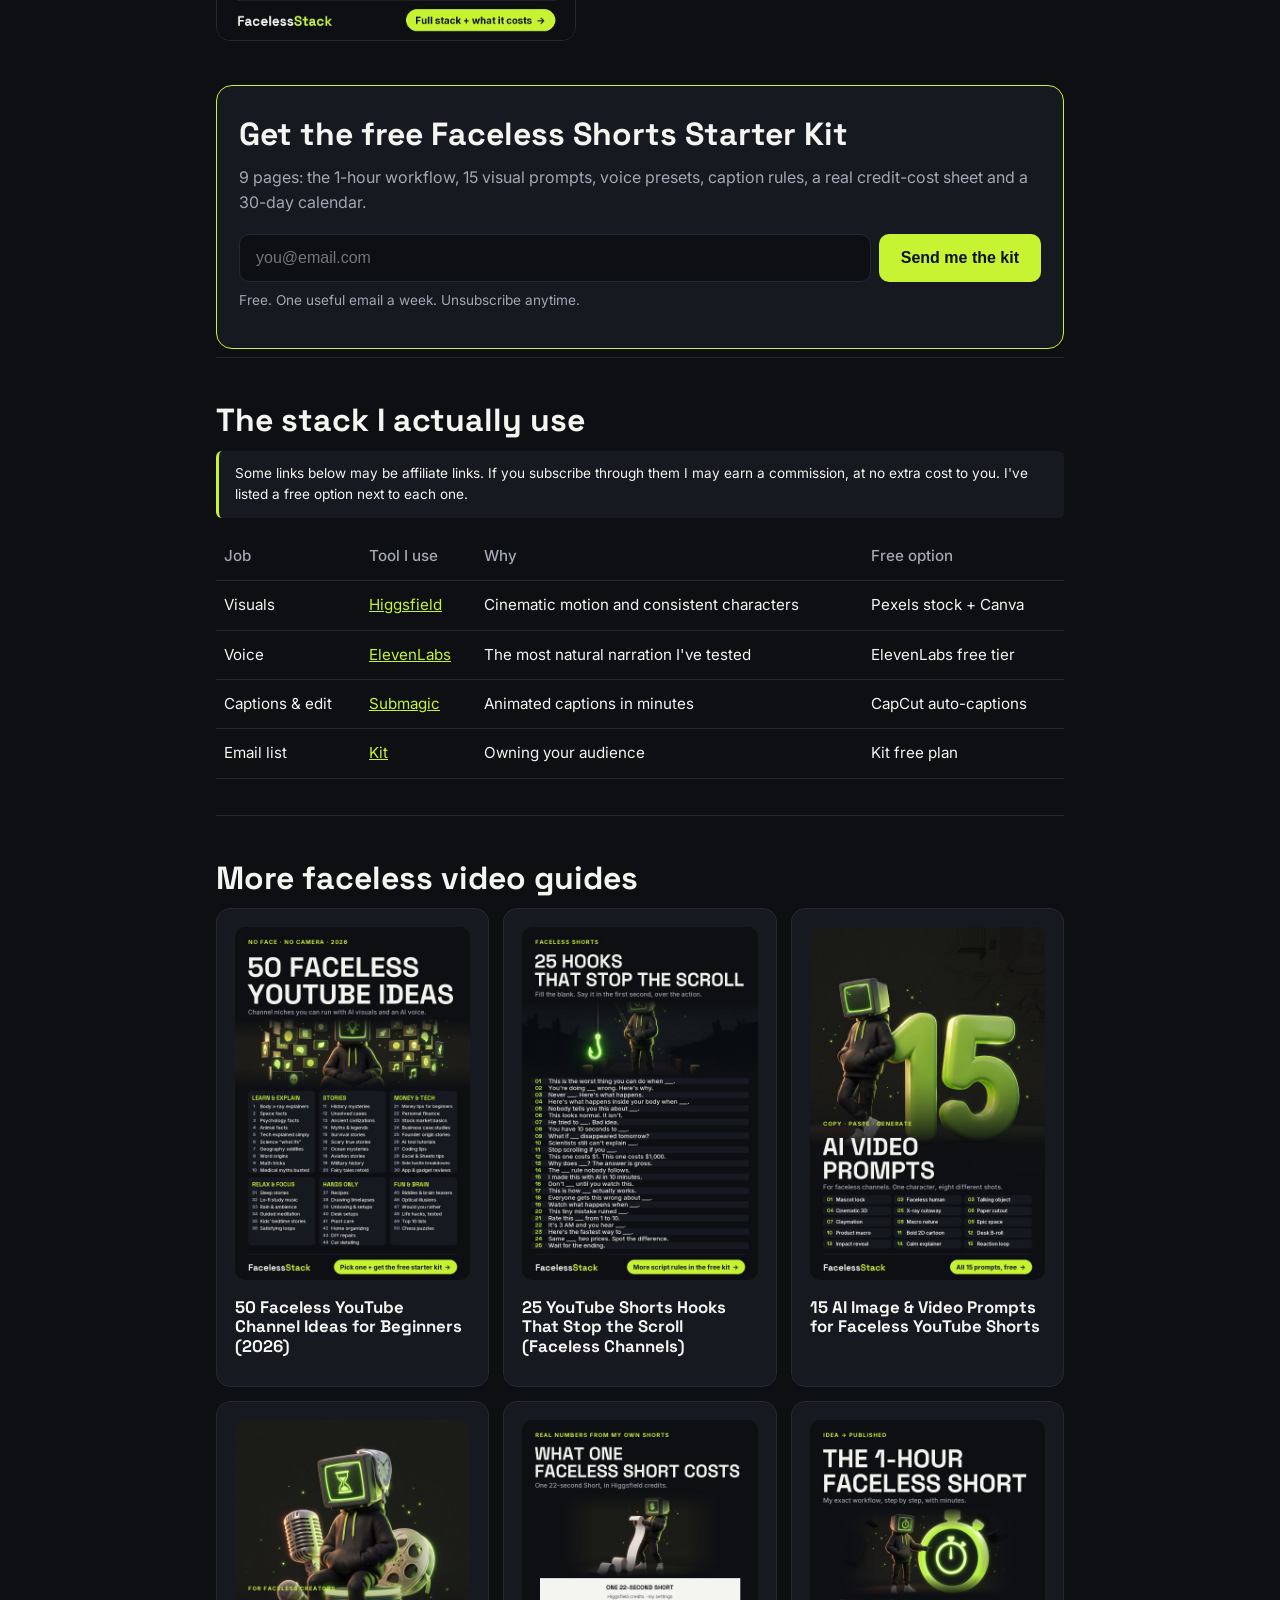
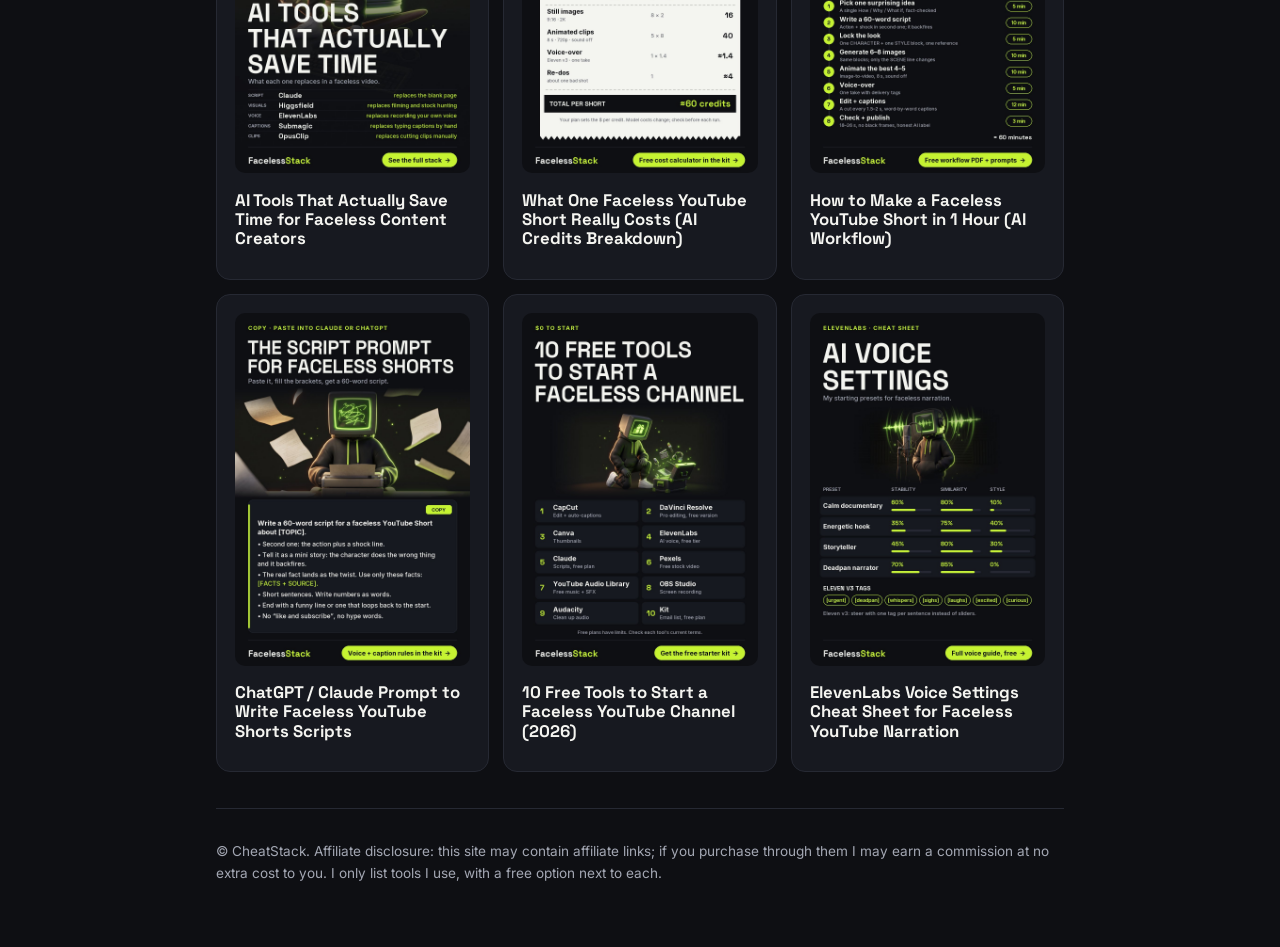
<file: paid-vs-free-tools/index.html>
<!doctype html>
<html lang="en">
<head>
<meta charset="utf-8">
<meta name="viewport" content="width=device-width, initial-scale=1">
<title>Paid vs Free AI Tools for Faceless YouTube Channels (2026) | CheatStack</title>
<meta name="description" content="Paid vs free AI tools for every step of a faceless YouTube Short: script, AI visuals, AI voice, captions, editing, music and thumbnails. Start with the free option and only pay for the step that slows you down. Full stack with real credit costs on the page.">
<link rel="canonical" href="https://mussirimajid-rgb.github.io/cheatstack/paid-vs-free-tools/">
<meta property="og:type" content="article">
<meta property="og:site_name" content="CheatStack">
<meta property="og:title" content="Paid vs Free AI Tools for Faceless YouTube Channels (2026) | CheatStack">
<meta property="og:description" content="Paid vs free AI tools for every step of a faceless YouTube Short: script, AI visuals, AI voice, captions, editing, music and thumbnails. Start with the free option and only pay for the step that slows you down. Full stack with real credit costs on the page.">
<meta property="og:url" content="https://mussirimajid-rgb.github.io/cheatstack/paid-vs-free-tools/">
<meta property="article:published_time" content="2026-10-29">
<meta property="og:image" content="https://mussirimajid-rgb.github.io/cheatstack/pins/paid-vs-free-tools.jpg">
<link rel="preconnect" href="https://fonts.googleapis.com">
<link href="https://fonts.googleapis.com/css2?family=Inter:wght@400;500;700&family=Space+Grotesk:wght@500;700&display=swap" rel="stylesheet">
<link rel="stylesheet" href="../style.css?v=de7e3dae">
</head>
<body>
<div class="wrap">
  <header>
    <a class="logo" href=".././">Cheat<span>Stack</span></a>
    <a class="small muted" href=".././#sheets">All cheat sheets →</a>
  </header>
  <div class="hero">
    <div class="eyebrow">Faceless video stack</div>
    <h1>Paid vs Free AI Tools for Faceless YouTube Channels (2026)</h1>
    <p class="muted">Every paid tool in a faceless video stack has a free option that&#x27;s good enough to start. Here&#x27;s the pair for each step, and the one rule I use to decide when to upgrade: pay only for the step that&#x27;s slowing you down this week.</p>
  </div>
  <section>
<div class="tablewrap"><table><thead><tr><th>Step</th><th>Popular paid pick</th><th>Free option</th></tr></thead><tbody><tr><td><b>Script</b></td><td>Claude Pro / ChatGPT Plus</td><td>Free plans of both</td></tr><tr><td><b>Visuals</b></td><td>Higgsfield</td><td>Pexels stock + Canva</td></tr><tr><td><b>Motion</b></td><td>Image-to-video AI</td><td>Slow zoom on stills</td></tr><tr><td><b>Voice</b></td><td>ElevenLabs paid</td><td>ElevenLabs free tier</td></tr><tr><td><b>Captions</b></td><td>Submagic</td><td>CapCut auto-captions</td></tr><tr><td><b>Long → Shorts</b></td><td>OpusClip</td><td>Manual cuts in DaVinci</td></tr><tr><td><b>Editing</b></td><td>Premiere Pro</td><td>DaVinci Resolve</td></tr><tr><td><b>Music</b></td><td>Epidemic Sound</td><td>YouTube Audio Library</td></tr><tr><td><b>Thumbnails</b></td><td>Canva Pro</td><td>Canva free plan</td></tr><tr><td><b>Email list</b></td><td>Kit paid plans</td><td>Kit free plan</td></tr></tbody></table></div><p class="muted small" style="margin-top:12px">Free plans have limits and prices change. Check each tool's current terms before you rely on it.</p>
  </section>
  <section>
    <p class="muted small">Save this for later:</p>
    <img class="pinimg" src="../pins/paid-vs-free-tools.jpg" alt="Comparison chart of paid vs free AI tools for faceless YouTube videos: Higgsfield vs Pexels, ElevenLabs vs free tier, Submagic vs CapCut, Premiere vs DaVinci Resolve.">
  </section>
  <div class="kitbox" id="kit">
    <h2>Get the free Faceless Shorts Starter Kit</h2>
    <p class="muted">9 pages: the 1-hour workflow, 15 visual prompts, voice presets, caption rules, a real credit-cost sheet and a 30-day calendar.</p>
    <form class="signup" action="https://app.kit.com/forms/10103270/subscriptions" method="post">
      <label class="sr" for="email">Email address</label>
      <input id="email" type="email" name="email_address" placeholder="you@email.com" autocomplete="email" required>
      <button class="btn" type="submit">Send me the kit</button>
    </form>
    <p class="small muted">Free. One useful email a week. Unsubscribe anytime.</p>
  </div>
  <section>
    <h2>The stack I actually use</h2>
    <p class="disclosure small">Some links below may be affiliate links. If you subscribe through them I may earn a commission, at no extra cost to you. I've listed a free option next to each one.</p>
    <div class="tablewrap"><table>
      <thead><tr><th>Job</th><th>Tool I use</th><th>Why</th><th>Free option</th></tr></thead>
      <tbody>
          <tr><td>Visuals</td><td><a href="https://higgsfield.ai" rel="sponsored nofollow noopener" target="_blank">Higgsfield</a></td><td>Cinematic motion and consistent characters</td><td>Pexels stock + Canva</td></tr>
          <tr><td>Voice</td><td><a href="https://elevenlabs.io" rel="sponsored nofollow noopener" target="_blank">ElevenLabs</a></td><td>The most natural narration I&#x27;ve tested</td><td>ElevenLabs free tier</td></tr>
          <tr><td>Captions &amp; edit</td><td><a href="https://www.submagic.co" rel="sponsored nofollow noopener" target="_blank">Submagic</a></td><td>Animated captions in minutes</td><td>CapCut auto-captions</td></tr>
          <tr><td>Email list</td><td><a href="https://kit.com" rel="sponsored nofollow noopener" target="_blank">Kit</a></td><td>Owning your audience</td><td>Kit free plan</td></tr>
      </tbody>
    </table></div>
  </section>
  <section>
    <h2>More faceless video guides</h2>
    <div class="grid guides">
      <a class="card" href="../faceless-youtube-channel-ideas/"><img src="../pins/faceless-youtube-channel-ideas.jpg" alt="List of 50 faceless YouTube channel ideas in six groups: learn and explain, stories, money and tech, relax and focus, hands only, fun and brain." loading="lazy"><h3 style="margin-top:10px">50 Faceless YouTube Channel Ideas for Beginners (2026)</h3></a>
      <a class="card" href="../youtube-shorts-hooks/"><img src="../pins/youtube-shorts-hooks.jpg" alt="List of 25 fill-in-the-blank video hooks for YouTube Shorts, such as &#x27;You&#x27;re doing ___ wrong. Here&#x27;s why.&#x27;" loading="lazy"><h3 style="margin-top:10px">25 YouTube Shorts Hooks That Stop the Scroll (Faceless Channels)</h3></a>
      <a class="card" href="../ai-video-prompts/"><img src="../pins/ai-video-prompts.jpg" alt="Glossy 3D number 15 with a monitor-headed character, listing 15 AI prompt templates for faceless videos." loading="lazy"><h3 style="margin-top:10px">15 AI Image &amp; Video Prompts for Faceless YouTube Shorts</h3></a>
      <a class="card" href="../ai-tools-that-save-time/"><img src="../pins/ai-tools-that-save-time.jpg" alt="Surreal poster of a monitor-headed character with a melting clock, listing AI tools that save time: Claude, Higgsfield, ElevenLabs, Submagic, OpusClip." loading="lazy"><h3 style="margin-top:10px">AI Tools That Actually Save Time for Faceless Content Creators</h3></a>
      <a class="card" href="../faceless-short-cost/"><img src="../pins/faceless-short-cost.jpg" alt="Receipt showing the cost of one faceless YouTube Short: 16 credits of images, 40 credits of animated clips, 1.4 for voice, about 4 for re-dos, about 60 credits total." loading="lazy"><h3 style="margin-top:10px">What One Faceless YouTube Short Really Costs (AI Credits Breakdown)</h3></a>
      <a class="card" href="../one-hour-workflow/"><img src="../pins/one-hour-workflow.jpg" alt="Timeline of 8 steps to make a faceless YouTube Short in one hour, with minutes per step adding up to 60." loading="lazy"><h3 style="margin-top:10px">How to Make a Faceless YouTube Short in 1 Hour (AI Workflow)</h3></a>
      <a class="card" href="../script-prompt/"><img src="../pins/script-prompt.jpg" alt="Copy-paste prompt card for writing a 60-word faceless YouTube Shorts script with Claude or ChatGPT." loading="lazy"><h3 style="margin-top:10px">ChatGPT / Claude Prompt to Write Faceless YouTube Shorts Scripts</h3></a>
      <a class="card" href="../free-tools-faceless-channel/"><img src="../pins/free-tools-faceless-channel.jpg" alt="List of 10 free tools to start a faceless YouTube channel, including CapCut, DaVinci Resolve, Canva, ElevenLabs and OBS Studio." loading="lazy"><h3 style="margin-top:10px">10 Free Tools to Start a Faceless YouTube Channel (2026)</h3></a>
      <a class="card" href="../ai-voice-settings/"><img src="../pins/ai-voice-settings.jpg" alt="Cheat sheet of ElevenLabs voice settings for four narration styles with stability, similarity and style percentages, and Eleven v3 emotion tags." loading="lazy"><h3 style="margin-top:10px">ElevenLabs Voice Settings Cheat Sheet for Faceless YouTube Narration</h3></a>
    </div>
  </section>
  <footer class="small muted">
    <p>© CheatStack. Affiliate disclosure: this site may contain affiliate links; if you purchase through them I may earn a commission at no extra cost to you. I only list tools I use, with a free option next to each.</p>
  </footer>
</div>
<script>document.querySelectorAll('.copy').forEach(b=>b.onclick=()=>{navigator.clipboard.writeText(document.getElementById(b.dataset.for).innerText);b.textContent='Copied';setTimeout(()=>b.textContent='Copy',1500)})</script>
</body>
</html>
</file>
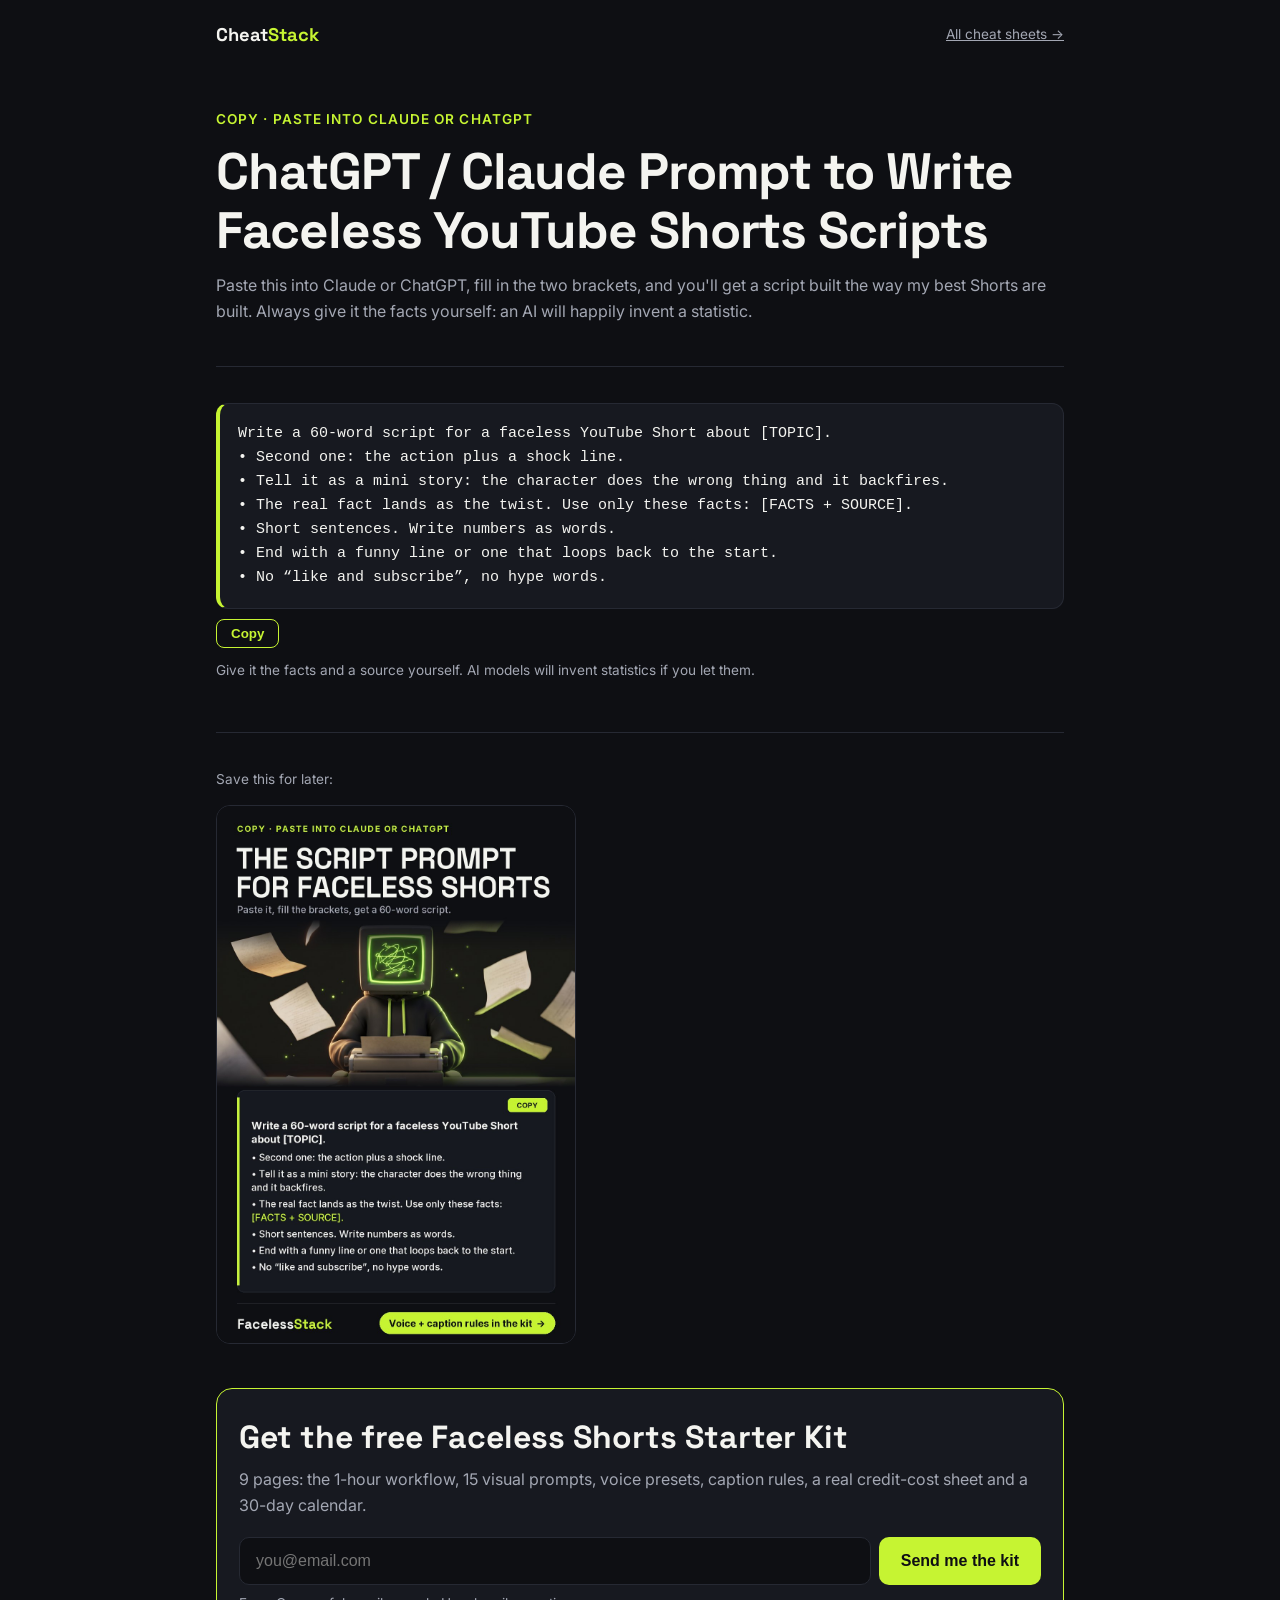
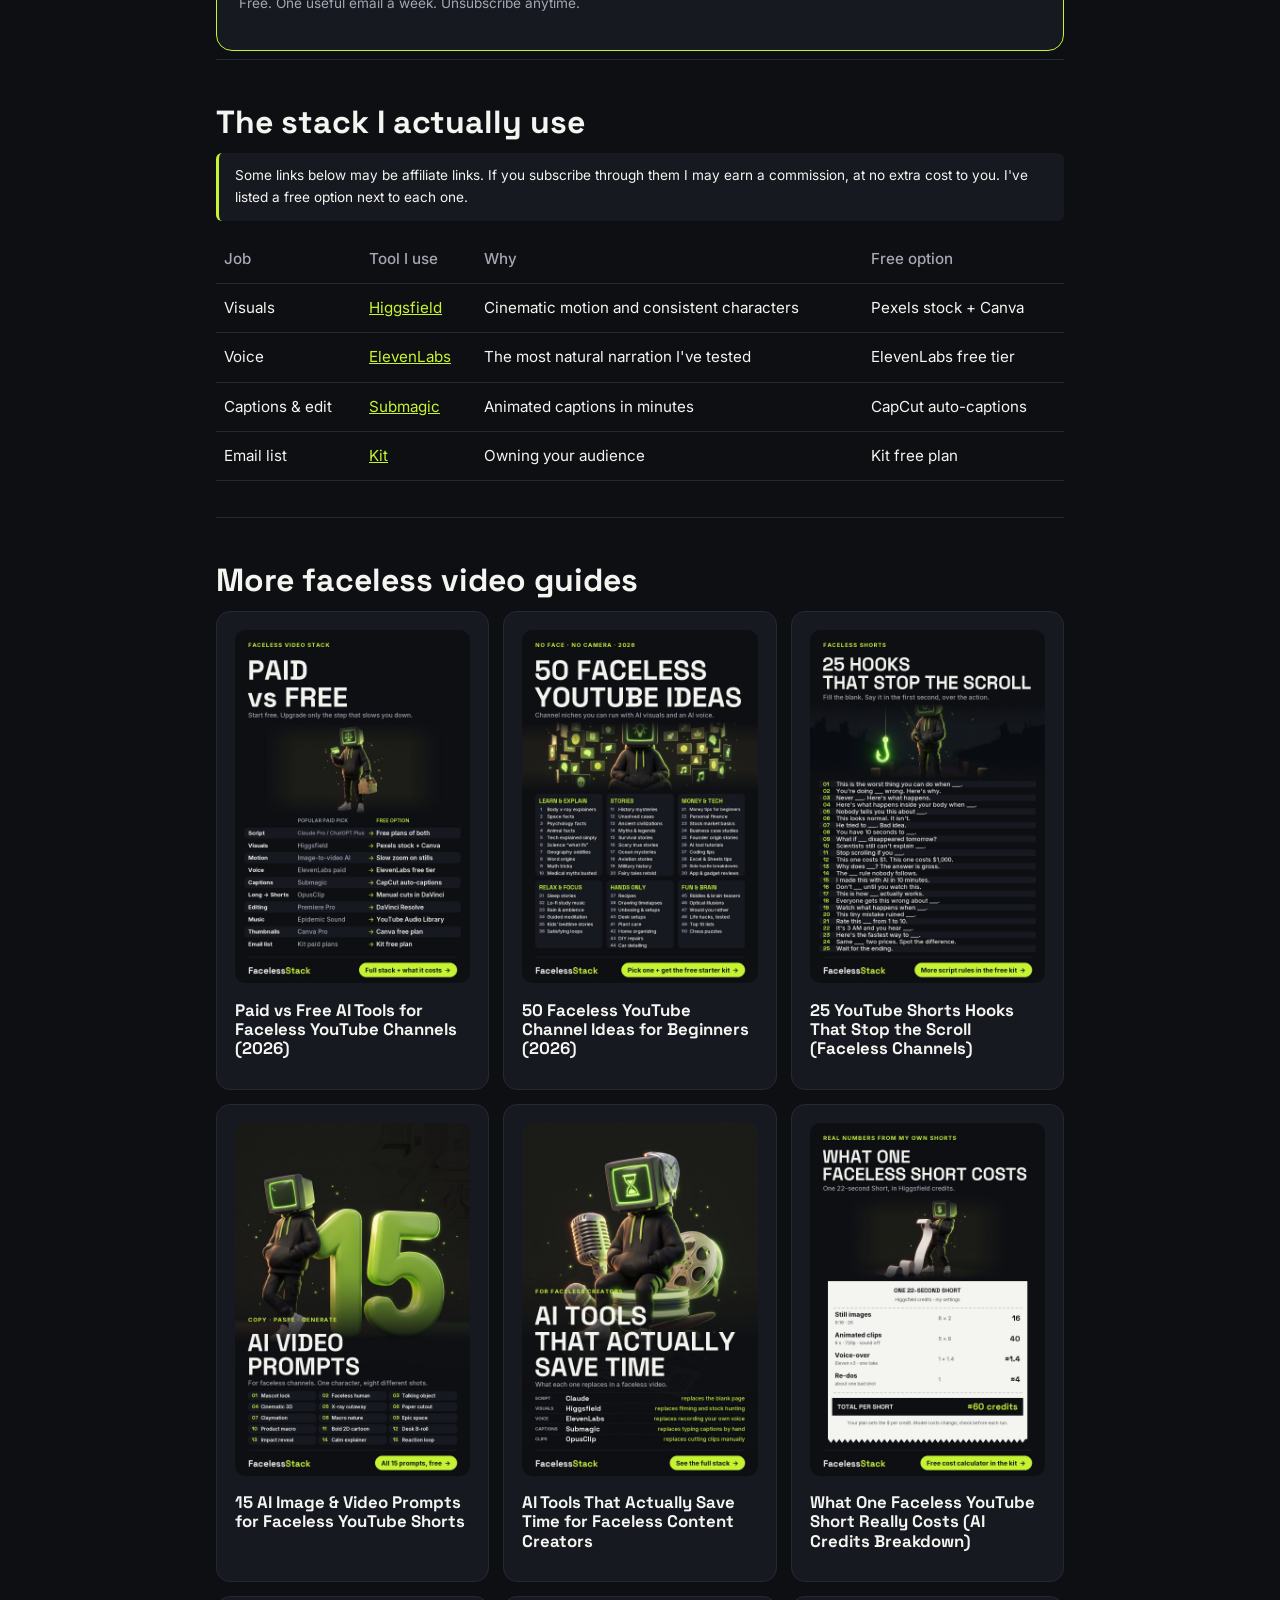
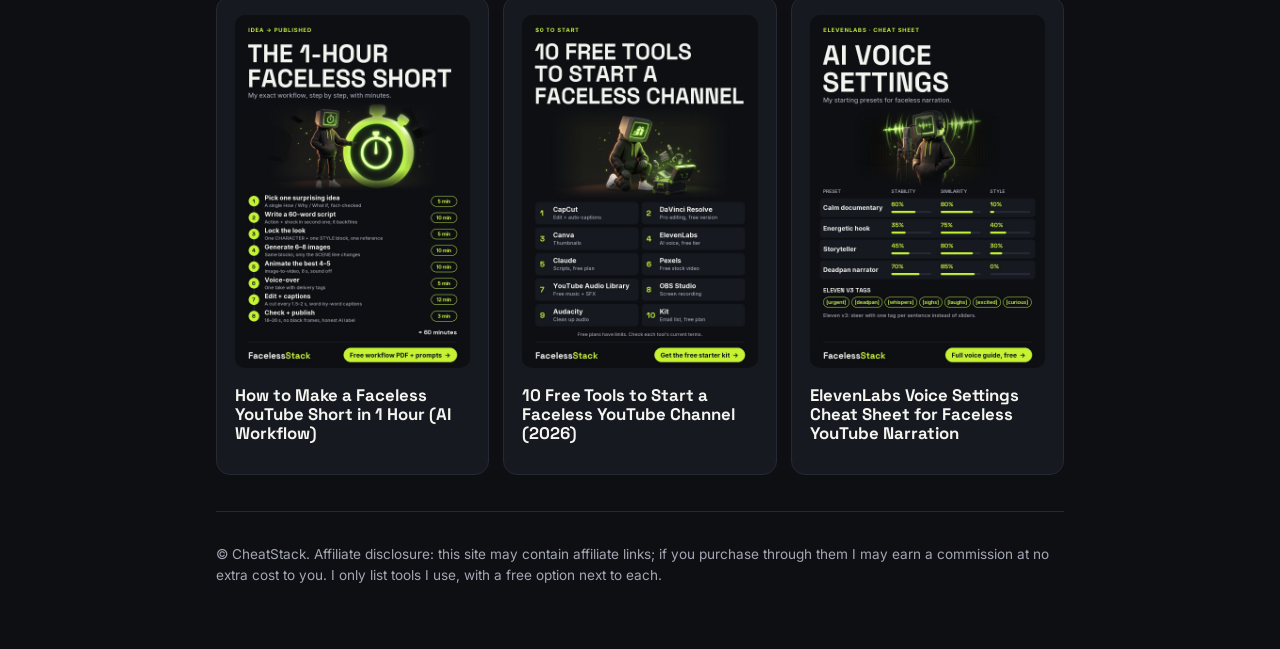
<file: script-prompt/index.html>
<!doctype html>
<html lang="en">
<head>
<meta charset="utf-8">
<meta name="viewport" content="width=device-width, initial-scale=1">
<title>ChatGPT / Claude Prompt to Write Faceless YouTube Shorts Scripts | CheatStack</title>
<meta name="description" content="A copy-paste AI prompt that writes a 60-word faceless YouTube Shorts script: shock in the first second, a mini story that backfires, the real fact as the twist, a looping ending. Works in Claude and ChatGPT. Save it for your next video.">
<link rel="canonical" href="https://mussirimajid-rgb.github.io/cheatstack/script-prompt/">
<meta property="og:type" content="article">
<meta property="og:site_name" content="CheatStack">
<meta property="og:title" content="ChatGPT / Claude Prompt to Write Faceless YouTube Shorts Scripts | CheatStack">
<meta property="og:description" content="A copy-paste AI prompt that writes a 60-word faceless YouTube Shorts script: shock in the first second, a mini story that backfires, the real fact as the twist, a looping ending. Works in Claude and ChatGPT. Save it for your next video.">
<meta property="og:url" content="https://mussirimajid-rgb.github.io/cheatstack/script-prompt/">
<meta property="article:published_time" content="2026-10-29">
<meta property="og:image" content="https://mussirimajid-rgb.github.io/cheatstack/pins/script-prompt.jpg">
<link rel="preconnect" href="https://fonts.googleapis.com">
<link href="https://fonts.googleapis.com/css2?family=Inter:wght@400;500;700&family=Space+Grotesk:wght@500;700&display=swap" rel="stylesheet">
<link rel="stylesheet" href="../style.css?v=de7e3dae">
</head>
<body>
<div class="wrap">
  <header>
    <a class="logo" href=".././">Cheat<span>Stack</span></a>
    <a class="small muted" href=".././#sheets">All cheat sheets →</a>
  </header>
  <div class="hero">
    <div class="eyebrow">Copy · paste into Claude or ChatGPT</div>
    <h1>ChatGPT / Claude Prompt to Write Faceless YouTube Shorts Scripts</h1>
    <p class="muted">Paste this into Claude or ChatGPT, fill in the two brackets, and you&#x27;ll get a script built the way my best Shorts are built. Always give it the facts yourself: an AI will happily invent a statistic.</p>
  </div>
  <section>
<pre id="script">Write a 60-word script for a faceless YouTube Short about [TOPIC].
• Second one: the action plus a shock line.
• Tell it as a mini story: the character does the wrong thing and it backfires.
• The real fact lands as the twist. Use only these facts: [FACTS + SOURCE].
• Short sentences. Write numbers as words.
• End with a funny line or one that loops back to the start.
• No “like and subscribe”, no hype words.</pre><button class="copy" data-for="script">Copy</button><p class="muted small" style="margin-top:12px">Give it the facts and a source yourself. AI models will invent statistics if you let them.</p>
  </section>
  <section>
    <p class="muted small">Save this for later:</p>
    <img class="pinimg" src="../pins/script-prompt.jpg" alt="Copy-paste prompt card for writing a 60-word faceless YouTube Shorts script with Claude or ChatGPT.">
  </section>
  <div class="kitbox" id="kit">
    <h2>Get the free Faceless Shorts Starter Kit</h2>
    <p class="muted">9 pages: the 1-hour workflow, 15 visual prompts, voice presets, caption rules, a real credit-cost sheet and a 30-day calendar.</p>
    <form class="signup" action="https://app.kit.com/forms/10103270/subscriptions" method="post">
      <label class="sr" for="email">Email address</label>
      <input id="email" type="email" name="email_address" placeholder="you@email.com" autocomplete="email" required>
      <button class="btn" type="submit">Send me the kit</button>
    </form>
    <p class="small muted">Free. One useful email a week. Unsubscribe anytime.</p>
  </div>
  <section>
    <h2>The stack I actually use</h2>
    <p class="disclosure small">Some links below may be affiliate links. If you subscribe through them I may earn a commission, at no extra cost to you. I've listed a free option next to each one.</p>
    <div class="tablewrap"><table>
      <thead><tr><th>Job</th><th>Tool I use</th><th>Why</th><th>Free option</th></tr></thead>
      <tbody>
          <tr><td>Visuals</td><td><a href="https://higgsfield.ai" rel="sponsored nofollow noopener" target="_blank">Higgsfield</a></td><td>Cinematic motion and consistent characters</td><td>Pexels stock + Canva</td></tr>
          <tr><td>Voice</td><td><a href="https://elevenlabs.io" rel="sponsored nofollow noopener" target="_blank">ElevenLabs</a></td><td>The most natural narration I&#x27;ve tested</td><td>ElevenLabs free tier</td></tr>
          <tr><td>Captions &amp; edit</td><td><a href="https://www.submagic.co" rel="sponsored nofollow noopener" target="_blank">Submagic</a></td><td>Animated captions in minutes</td><td>CapCut auto-captions</td></tr>
          <tr><td>Email list</td><td><a href="https://kit.com" rel="sponsored nofollow noopener" target="_blank">Kit</a></td><td>Owning your audience</td><td>Kit free plan</td></tr>
      </tbody>
    </table></div>
  </section>
  <section>
    <h2>More faceless video guides</h2>
    <div class="grid guides">
      <a class="card" href="../paid-vs-free-tools/"><img src="../pins/paid-vs-free-tools.jpg" alt="Comparison chart of paid vs free AI tools for faceless YouTube videos: Higgsfield vs Pexels, ElevenLabs vs free tier, Submagic vs CapCut, Premiere vs DaVinci Resolve." loading="lazy"><h3 style="margin-top:10px">Paid vs Free AI Tools for Faceless YouTube Channels (2026)</h3></a>
      <a class="card" href="../faceless-youtube-channel-ideas/"><img src="../pins/faceless-youtube-channel-ideas.jpg" alt="List of 50 faceless YouTube channel ideas in six groups: learn and explain, stories, money and tech, relax and focus, hands only, fun and brain." loading="lazy"><h3 style="margin-top:10px">50 Faceless YouTube Channel Ideas for Beginners (2026)</h3></a>
      <a class="card" href="../youtube-shorts-hooks/"><img src="../pins/youtube-shorts-hooks.jpg" alt="List of 25 fill-in-the-blank video hooks for YouTube Shorts, such as &#x27;You&#x27;re doing ___ wrong. Here&#x27;s why.&#x27;" loading="lazy"><h3 style="margin-top:10px">25 YouTube Shorts Hooks That Stop the Scroll (Faceless Channels)</h3></a>
      <a class="card" href="../ai-video-prompts/"><img src="../pins/ai-video-prompts.jpg" alt="Glossy 3D number 15 with a monitor-headed character, listing 15 AI prompt templates for faceless videos." loading="lazy"><h3 style="margin-top:10px">15 AI Image &amp; Video Prompts for Faceless YouTube Shorts</h3></a>
      <a class="card" href="../ai-tools-that-save-time/"><img src="../pins/ai-tools-that-save-time.jpg" alt="Surreal poster of a monitor-headed character with a melting clock, listing AI tools that save time: Claude, Higgsfield, ElevenLabs, Submagic, OpusClip." loading="lazy"><h3 style="margin-top:10px">AI Tools That Actually Save Time for Faceless Content Creators</h3></a>
      <a class="card" href="../faceless-short-cost/"><img src="../pins/faceless-short-cost.jpg" alt="Receipt showing the cost of one faceless YouTube Short: 16 credits of images, 40 credits of animated clips, 1.4 for voice, about 4 for re-dos, about 60 credits total." loading="lazy"><h3 style="margin-top:10px">What One Faceless YouTube Short Really Costs (AI Credits Breakdown)</h3></a>
      <a class="card" href="../one-hour-workflow/"><img src="../pins/one-hour-workflow.jpg" alt="Timeline of 8 steps to make a faceless YouTube Short in one hour, with minutes per step adding up to 60." loading="lazy"><h3 style="margin-top:10px">How to Make a Faceless YouTube Short in 1 Hour (AI Workflow)</h3></a>
      <a class="card" href="../free-tools-faceless-channel/"><img src="../pins/free-tools-faceless-channel.jpg" alt="List of 10 free tools to start a faceless YouTube channel, including CapCut, DaVinci Resolve, Canva, ElevenLabs and OBS Studio." loading="lazy"><h3 style="margin-top:10px">10 Free Tools to Start a Faceless YouTube Channel (2026)</h3></a>
      <a class="card" href="../ai-voice-settings/"><img src="../pins/ai-voice-settings.jpg" alt="Cheat sheet of ElevenLabs voice settings for four narration styles with stability, similarity and style percentages, and Eleven v3 emotion tags." loading="lazy"><h3 style="margin-top:10px">ElevenLabs Voice Settings Cheat Sheet for Faceless YouTube Narration</h3></a>
    </div>
  </section>
  <footer class="small muted">
    <p>© CheatStack. Affiliate disclosure: this site may contain affiliate links; if you purchase through them I may earn a commission at no extra cost to you. I only list tools I use, with a free option next to each.</p>
  </footer>
</div>
<script>document.querySelectorAll('.copy').forEach(b=>b.onclick=()=>{navigator.clipboard.writeText(document.getElementById(b.dataset.for).innerText);b.textContent='Copied';setTimeout(()=>b.textContent='Copy',1500)})</script>
</body>
</html>
</file>
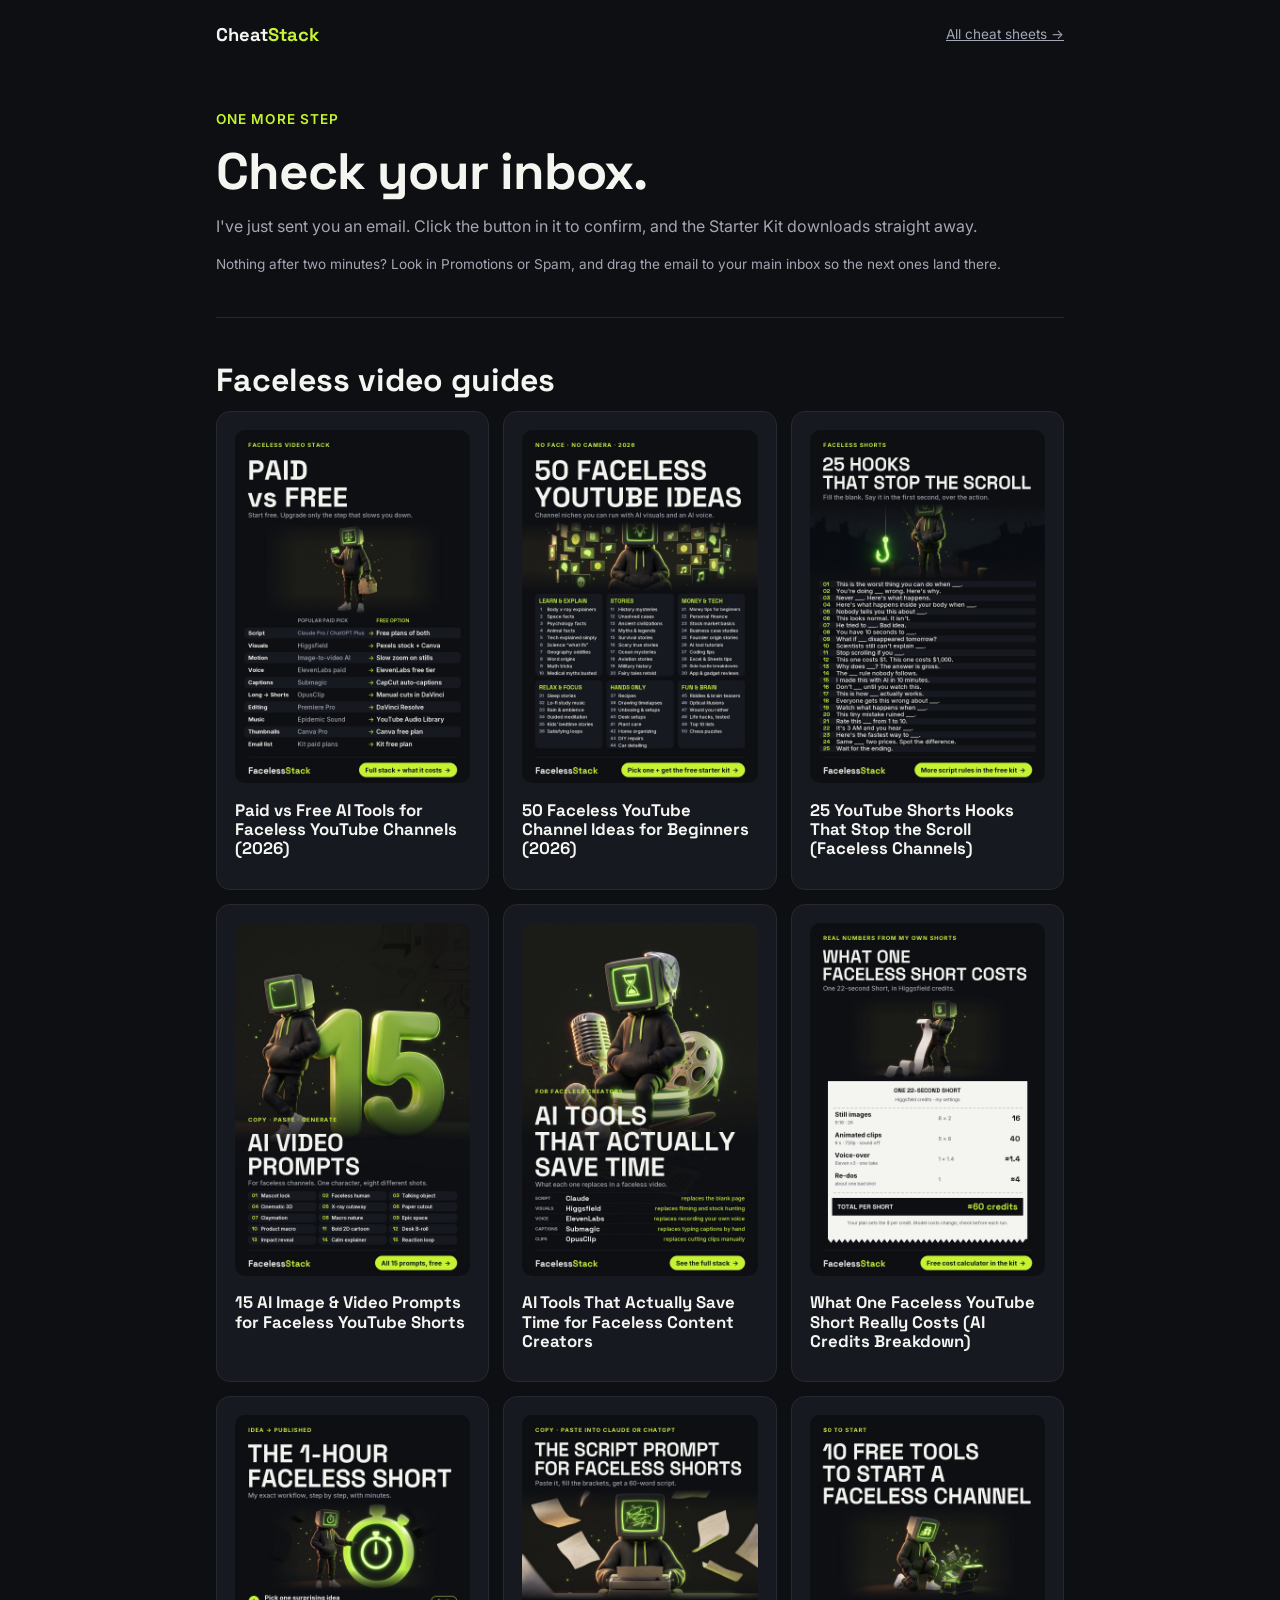
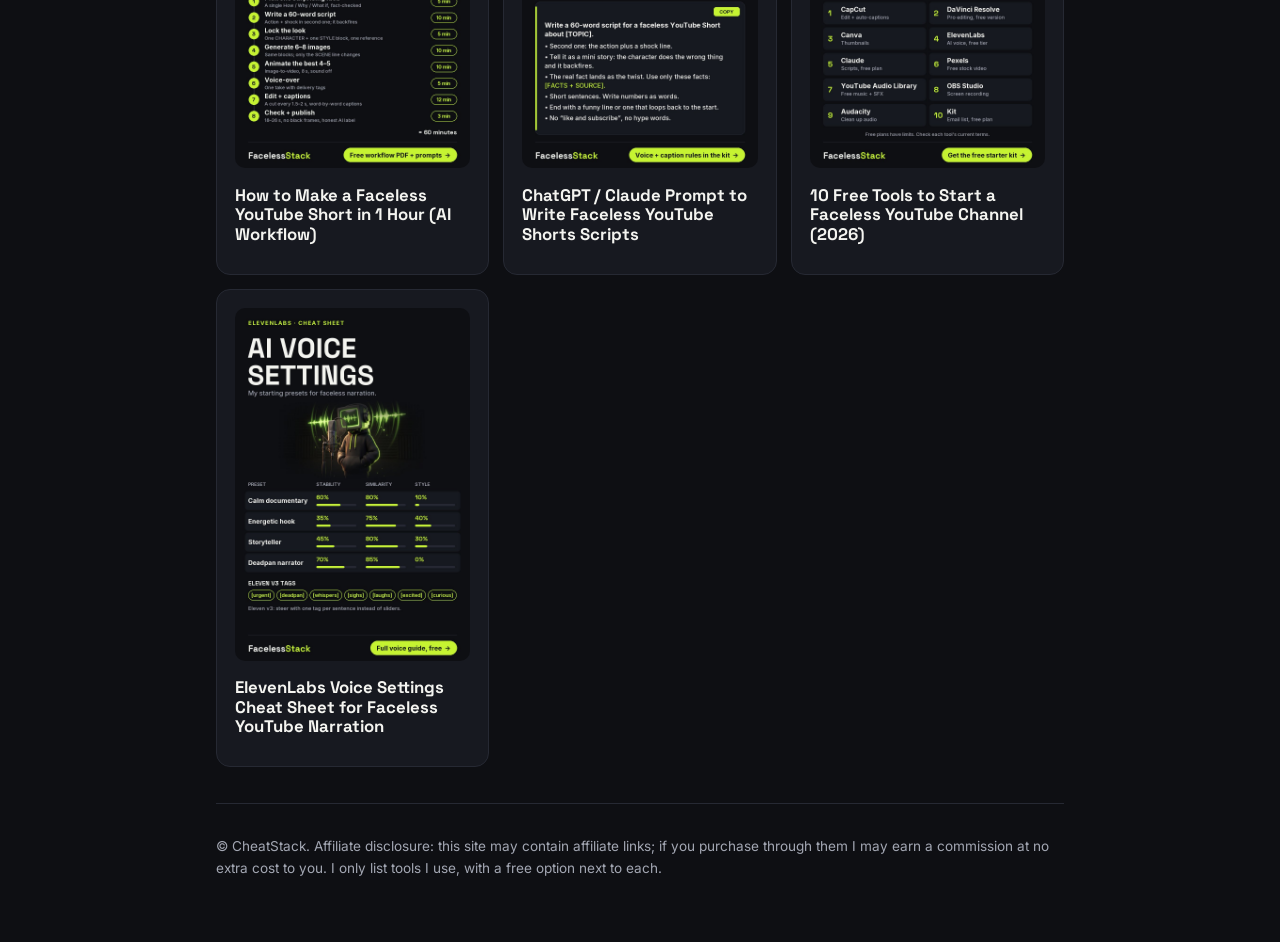
<file: thanks/index.html>
<!doctype html>
<html lang="en">
<head>
<meta charset="utf-8">
<meta name="viewport" content="width=device-width, initial-scale=1">
<meta name="robots" content="noindex">
<title>Check your inbox | CheatStack</title>
<meta name="description" content="Confirm your email to get the Faceless Shorts Starter Kit.">
<link rel="canonical" href="https://mussirimajid-rgb.github.io/cheatstack/thanks/">
<meta property="og:type" content="article">
<meta property="og:site_name" content="CheatStack">
<meta property="og:title" content="Check your inbox | CheatStack">
<meta property="og:description" content="Confirm your email to get the Faceless Shorts Starter Kit.">
<meta property="og:url" content="https://mussirimajid-rgb.github.io/cheatstack/thanks/">
<meta property="article:published_time" content="2026-10-29">

<link rel="preconnect" href="https://fonts.googleapis.com">
<link href="https://fonts.googleapis.com/css2?family=Inter:wght@400;500;700&family=Space+Grotesk:wght@500;700&display=swap" rel="stylesheet">
<link rel="stylesheet" href="../style.css?v=de7e3dae">
</head>
<body>
<div class="wrap">
  <header>
    <a class="logo" href=".././">Cheat<span>Stack</span></a>
    <a class="small muted" href=".././#sheets">All cheat sheets →</a>
  </header>
  <div class="hero">
    <div class="eyebrow">One more step</div>
    <h1>Check your inbox.</h1>
    <p class="muted">I've just sent you an email. Click the button in it to confirm, and the Starter Kit downloads straight away.</p>
    <p class="muted small">Nothing after two minutes? Look in Promotions or Spam, and drag the email to your main inbox so the next ones land there.</p>
  </div>
  <section>
    <h2>Faceless video guides</h2>
    <div class="grid guides">
      <a class="card" href="../paid-vs-free-tools/"><img src="../pins/paid-vs-free-tools.jpg" alt="Comparison chart of paid vs free AI tools for faceless YouTube videos: Higgsfield vs Pexels, ElevenLabs vs free tier, Submagic vs CapCut, Premiere vs DaVinci Resolve." loading="lazy"><h3 style="margin-top:10px">Paid vs Free AI Tools for Faceless YouTube Channels (2026)</h3></a>
      <a class="card" href="../faceless-youtube-channel-ideas/"><img src="../pins/faceless-youtube-channel-ideas.jpg" alt="List of 50 faceless YouTube channel ideas in six groups: learn and explain, stories, money and tech, relax and focus, hands only, fun and brain." loading="lazy"><h3 style="margin-top:10px">50 Faceless YouTube Channel Ideas for Beginners (2026)</h3></a>
      <a class="card" href="../youtube-shorts-hooks/"><img src="../pins/youtube-shorts-hooks.jpg" alt="List of 25 fill-in-the-blank video hooks for YouTube Shorts, such as &#x27;You&#x27;re doing ___ wrong. Here&#x27;s why.&#x27;" loading="lazy"><h3 style="margin-top:10px">25 YouTube Shorts Hooks That Stop the Scroll (Faceless Channels)</h3></a>
      <a class="card" href="../ai-video-prompts/"><img src="../pins/ai-video-prompts.jpg" alt="Glossy 3D number 15 with a monitor-headed character, listing 15 AI prompt templates for faceless videos." loading="lazy"><h3 style="margin-top:10px">15 AI Image &amp; Video Prompts for Faceless YouTube Shorts</h3></a>
      <a class="card" href="../ai-tools-that-save-time/"><img src="../pins/ai-tools-that-save-time.jpg" alt="Surreal poster of a monitor-headed character with a melting clock, listing AI tools that save time: Claude, Higgsfield, ElevenLabs, Submagic, OpusClip." loading="lazy"><h3 style="margin-top:10px">AI Tools That Actually Save Time for Faceless Content Creators</h3></a>
      <a class="card" href="../faceless-short-cost/"><img src="../pins/faceless-short-cost.jpg" alt="Receipt showing the cost of one faceless YouTube Short: 16 credits of images, 40 credits of animated clips, 1.4 for voice, about 4 for re-dos, about 60 credits total." loading="lazy"><h3 style="margin-top:10px">What One Faceless YouTube Short Really Costs (AI Credits Breakdown)</h3></a>
      <a class="card" href="../one-hour-workflow/"><img src="../pins/one-hour-workflow.jpg" alt="Timeline of 8 steps to make a faceless YouTube Short in one hour, with minutes per step adding up to 60." loading="lazy"><h3 style="margin-top:10px">How to Make a Faceless YouTube Short in 1 Hour (AI Workflow)</h3></a>
      <a class="card" href="../script-prompt/"><img src="../pins/script-prompt.jpg" alt="Copy-paste prompt card for writing a 60-word faceless YouTube Shorts script with Claude or ChatGPT." loading="lazy"><h3 style="margin-top:10px">ChatGPT / Claude Prompt to Write Faceless YouTube Shorts Scripts</h3></a>
      <a class="card" href="../free-tools-faceless-channel/"><img src="../pins/free-tools-faceless-channel.jpg" alt="List of 10 free tools to start a faceless YouTube channel, including CapCut, DaVinci Resolve, Canva, ElevenLabs and OBS Studio." loading="lazy"><h3 style="margin-top:10px">10 Free Tools to Start a Faceless YouTube Channel (2026)</h3></a>
      <a class="card" href="../ai-voice-settings/"><img src="../pins/ai-voice-settings.jpg" alt="Cheat sheet of ElevenLabs voice settings for four narration styles with stability, similarity and style percentages, and Eleven v3 emotion tags." loading="lazy"><h3 style="margin-top:10px">ElevenLabs Voice Settings Cheat Sheet for Faceless YouTube Narration</h3></a>
    </div>
  </section>
  <footer class="small muted">
    <p>© CheatStack. Affiliate disclosure: this site may contain affiliate links; if you purchase through them I may earn a commission at no extra cost to you. I only list tools I use, with a free option next to each.</p>
  </footer>
</div>
<script>document.querySelectorAll('.copy').forEach(b=>b.onclick=()=>{navigator.clipboard.writeText(document.getElementById(b.dataset.for).innerText);b.textContent='Copied';setTimeout(()=>b.textContent='Copy',1500)})</script>
</body>
</html>
</file>
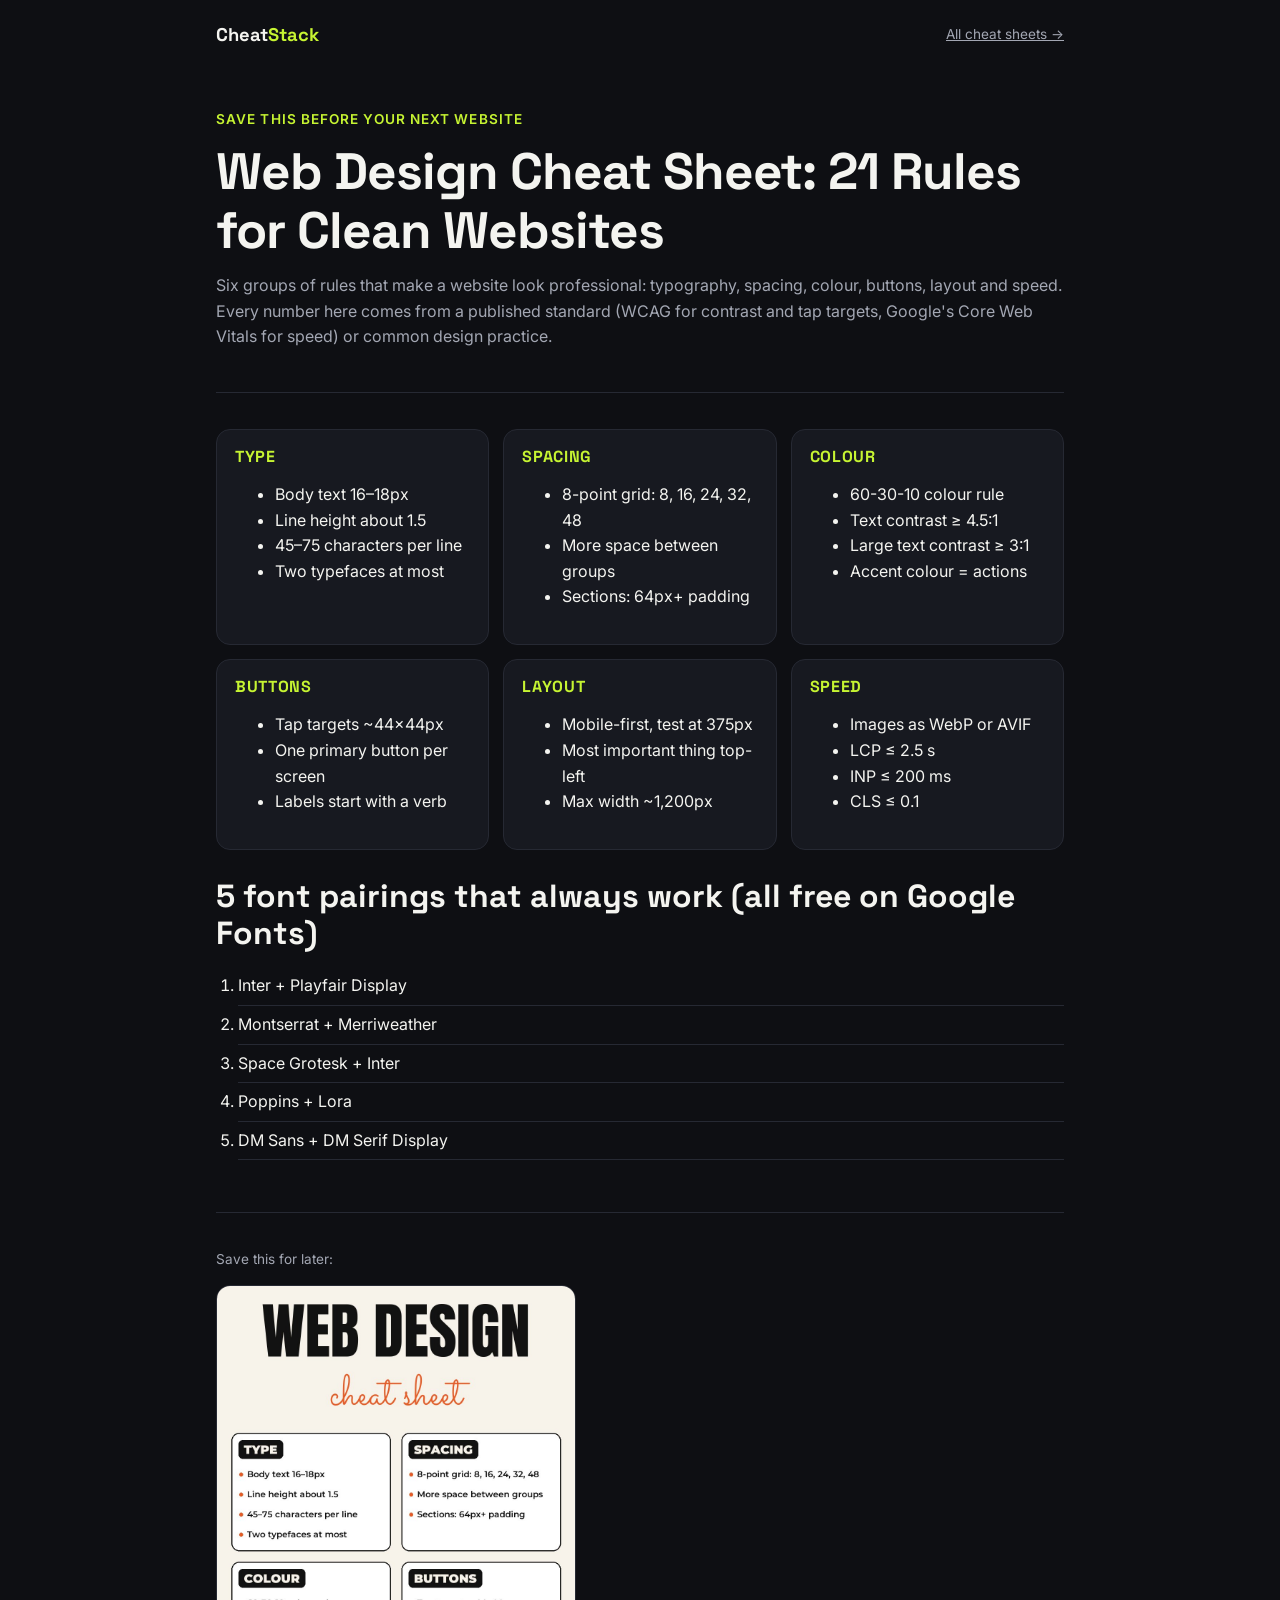
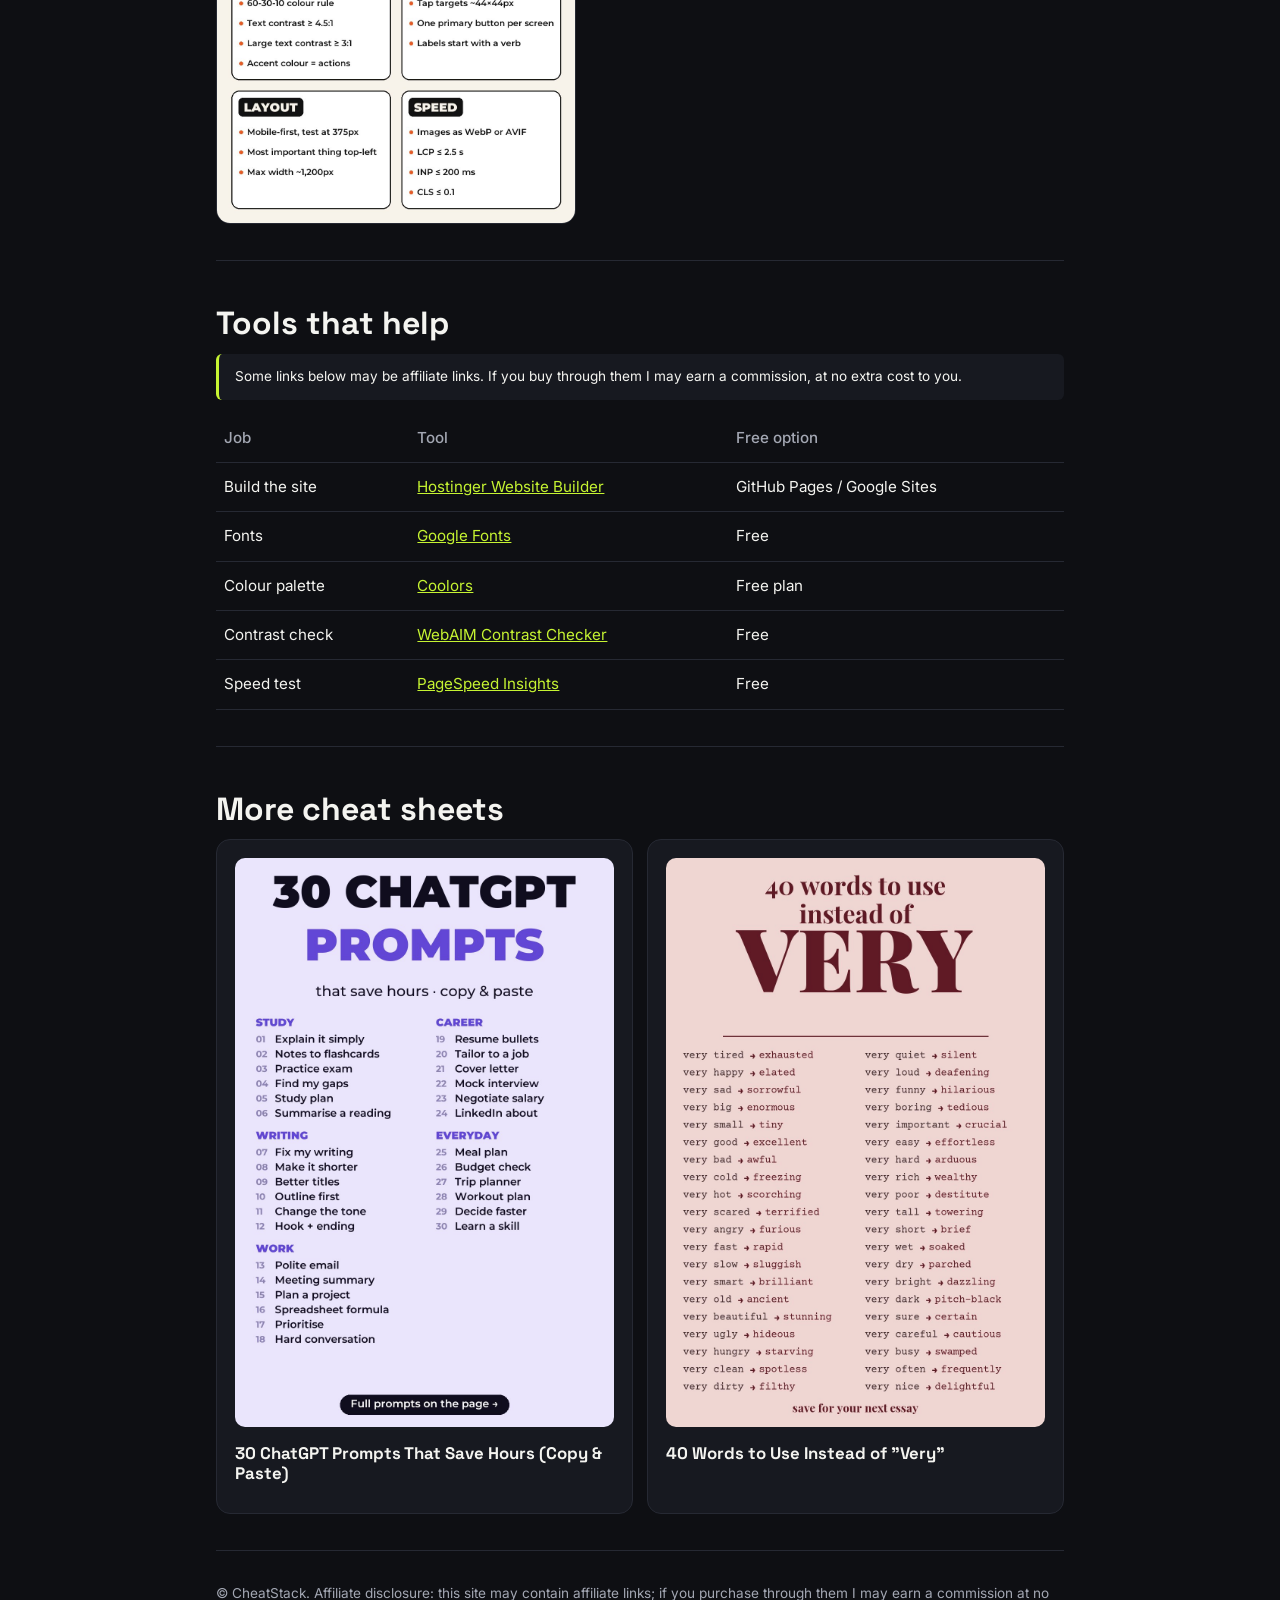
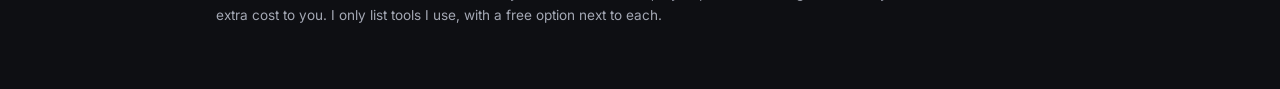
<file: web-design-cheat-sheet/index.html>
<!doctype html>
<html lang="en">
<head>
<meta charset="utf-8">
<meta name="viewport" content="width=device-width, initial-scale=1">
<title>Web Design Cheat Sheet: 21 Rules for Clean Websites | CheatStack</title>
<meta name="description" content="A web design cheat sheet with 21 rules for clean, professional websites: font sizes and line length, the 8-point spacing grid, the 60-30-10 colour rule, WCAG contrast, button sizes, mobile-first layout and Core Web Vitals speed targets. Plus 5 free font pairings.">
<link rel="canonical" href="https://mussirimajid-rgb.github.io/cheatstack/web-design-cheat-sheet/">
<meta property="og:type" content="article">
<meta property="og:site_name" content="CheatStack">
<meta property="og:title" content="Web Design Cheat Sheet: 21 Rules for Clean Websites | CheatStack">
<meta property="og:description" content="A web design cheat sheet with 21 rules for clean, professional websites: font sizes and line length, the 8-point spacing grid, the 60-30-10 colour rule, WCAG contrast, button sizes, mobile-first layout and Core Web Vitals speed targets. Plus 5 free font pairings.">
<meta property="og:url" content="https://mussirimajid-rgb.github.io/cheatstack/web-design-cheat-sheet/">
<meta property="article:published_time" content="2026-10-29">
<meta property="og:image" content="https://mussirimajid-rgb.github.io/cheatstack/pins/web-design-cheat-sheet.jpg">
<link rel="preconnect" href="https://fonts.googleapis.com">
<link href="https://fonts.googleapis.com/css2?family=Inter:wght@400;500;700&family=Space+Grotesk:wght@500;700&display=swap" rel="stylesheet">
<link rel="stylesheet" href="../style.css?v=de7e3dae">
</head>
<body>
<div class="wrap">
  <header>
    <a class="logo" href=".././">Cheat<span>Stack</span></a>
    <a class="small muted" href=".././#sheets">All cheat sheets →</a>
  </header>
  <div class="hero">
    <div class="eyebrow">Save this before your next website</div>
    <h1>Web Design Cheat Sheet: 21 Rules for Clean Websites</h1>
    <p class="muted">Six groups of rules that make a website look professional: typography, spacing, colour, buttons, layout and speed. Every number here comes from a published standard (WCAG for contrast and tap targets, Google&#x27;s Core Web Vitals for speed) or common design practice.</p>
  </div>
  <section>
<div class="groups"><div class="card"><h3>Type</h3><ul><li>Body text 16–18px</li><li>Line height about 1.5</li><li>45–75 characters per line</li><li>Two typefaces at most</li></ul></div><div class="card"><h3>Spacing</h3><ul><li>8-point grid: 8, 16, 24, 32, 48</li><li>More space between groups</li><li>Sections: 64px+ padding</li></ul></div><div class="card"><h3>Colour</h3><ul><li>60-30-10 colour rule</li><li>Text contrast ≥ 4.5:1</li><li>Large text contrast ≥ 3:1</li><li>Accent colour = actions</li></ul></div><div class="card"><h3>Buttons</h3><ul><li>Tap targets ~44×44px</li><li>One primary button per screen</li><li>Labels start with a verb</li></ul></div><div class="card"><h3>Layout</h3><ul><li>Mobile-first, test at 375px</li><li>Most important thing top-left</li><li>Max width ~1,200px</li></ul></div><div class="card"><h3>Speed</h3><ul><li>Images as WebP or AVIF</li><li>LCP ≤ 2.5 s</li><li>INP ≤ 200 ms</li><li>CLS ≤ 0.1</li></ul></div></div><h2 style="margin-top:28px">5 font pairings that always work (all free on Google Fonts)</h2><ol class="list"><li>Inter + Playfair Display</li><li>Montserrat + Merriweather</li><li>Space Grotesk + Inter</li><li>Poppins + Lora</li><li>DM Sans + DM Serif Display</li></ol>
  </section>
  <section>
    <p class="muted small">Save this for later:</p>
    <img class="pinimg" src="../pins/web-design-cheat-sheet.jpg" alt="Web design cheat sheet with rules for typography, spacing, colour, buttons, layout and page speed.">
  </section>
  <section>
    <h2>Tools that help</h2>
    <p class="disclosure small">Some links below may be affiliate links. If you buy through them I may earn a commission, at no extra cost to you.</p>
    <div class="tablewrap"><table><thead><tr><th>Job</th><th>Tool</th><th>Free option</th></tr></thead><tbody><tr><td>Build the site</td><td><a href="https://www.hostinger.com/website-builder" rel="sponsored nofollow noopener" target="_blank">Hostinger Website Builder</a></td><td>GitHub Pages / Google Sites</td></tr><tr><td>Fonts</td><td><a href="https://fonts.google.com" rel="sponsored nofollow noopener" target="_blank">Google Fonts</a></td><td>Free</td></tr><tr><td>Colour palette</td><td><a href="https://coolors.co" rel="sponsored nofollow noopener" target="_blank">Coolors</a></td><td>Free plan</td></tr><tr><td>Contrast check</td><td><a href="https://webaim.org/resources/contrastchecker/" rel="sponsored nofollow noopener" target="_blank">WebAIM Contrast Checker</a></td><td>Free</td></tr><tr><td>Speed test</td><td><a href="https://pagespeed.web.dev" rel="sponsored nofollow noopener" target="_blank">PageSpeed Insights</a></td><td>Free</td></tr></tbody></table></div>
  </section>
  <section>
    <h2>More cheat sheets</h2>
    <div class="grid guides">
      <a class="card" href="../chatgpt-prompts/"><img src="../pins/chatgpt-prompts.jpg" alt="List of 30 ChatGPT prompts in five groups: study, writing, work, career and everyday." loading="lazy"><h3 style="margin-top:10px">30 ChatGPT Prompts That Save Hours (Copy &amp; Paste)</h3></a>
      <a class="card" href="../words-instead-of-very/"><img src="../pins/words-instead-of-very.jpg" alt="List of 40 words to use instead of very, such as very tired → exhausted and very happy → elated." loading="lazy"><h3 style="margin-top:10px">40 Words to Use Instead of &quot;Very&quot;</h3></a>
    </div>
  </section>
  <footer class="small muted">
    <p>© CheatStack. Affiliate disclosure: this site may contain affiliate links; if you purchase through them I may earn a commission at no extra cost to you. I only list tools I use, with a free option next to each.</p>
  </footer>
</div>
<script>document.querySelectorAll('.copy').forEach(b=>b.onclick=()=>{navigator.clipboard.writeText(document.getElementById(b.dataset.for).innerText);b.textContent='Copied';setTimeout(()=>b.textContent='Copy',1500)})</script>
</body>
</html>
</file>
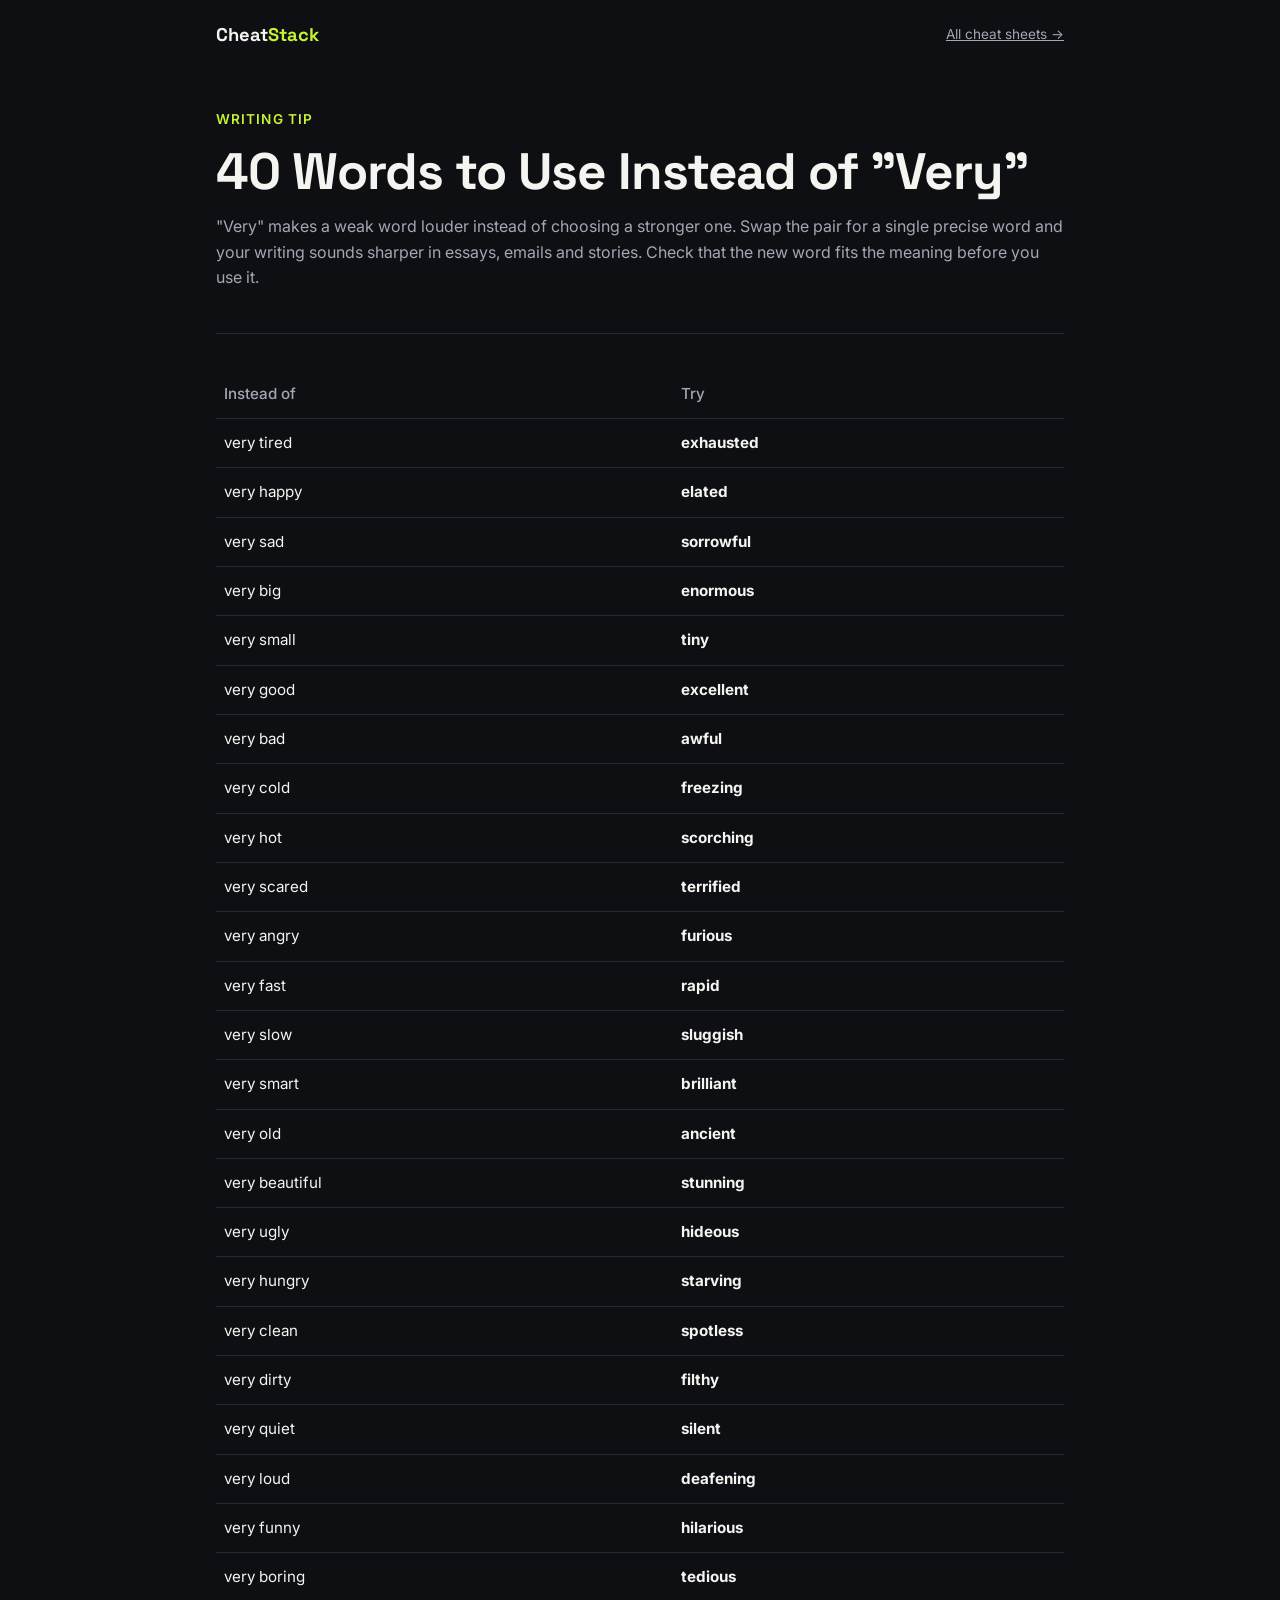
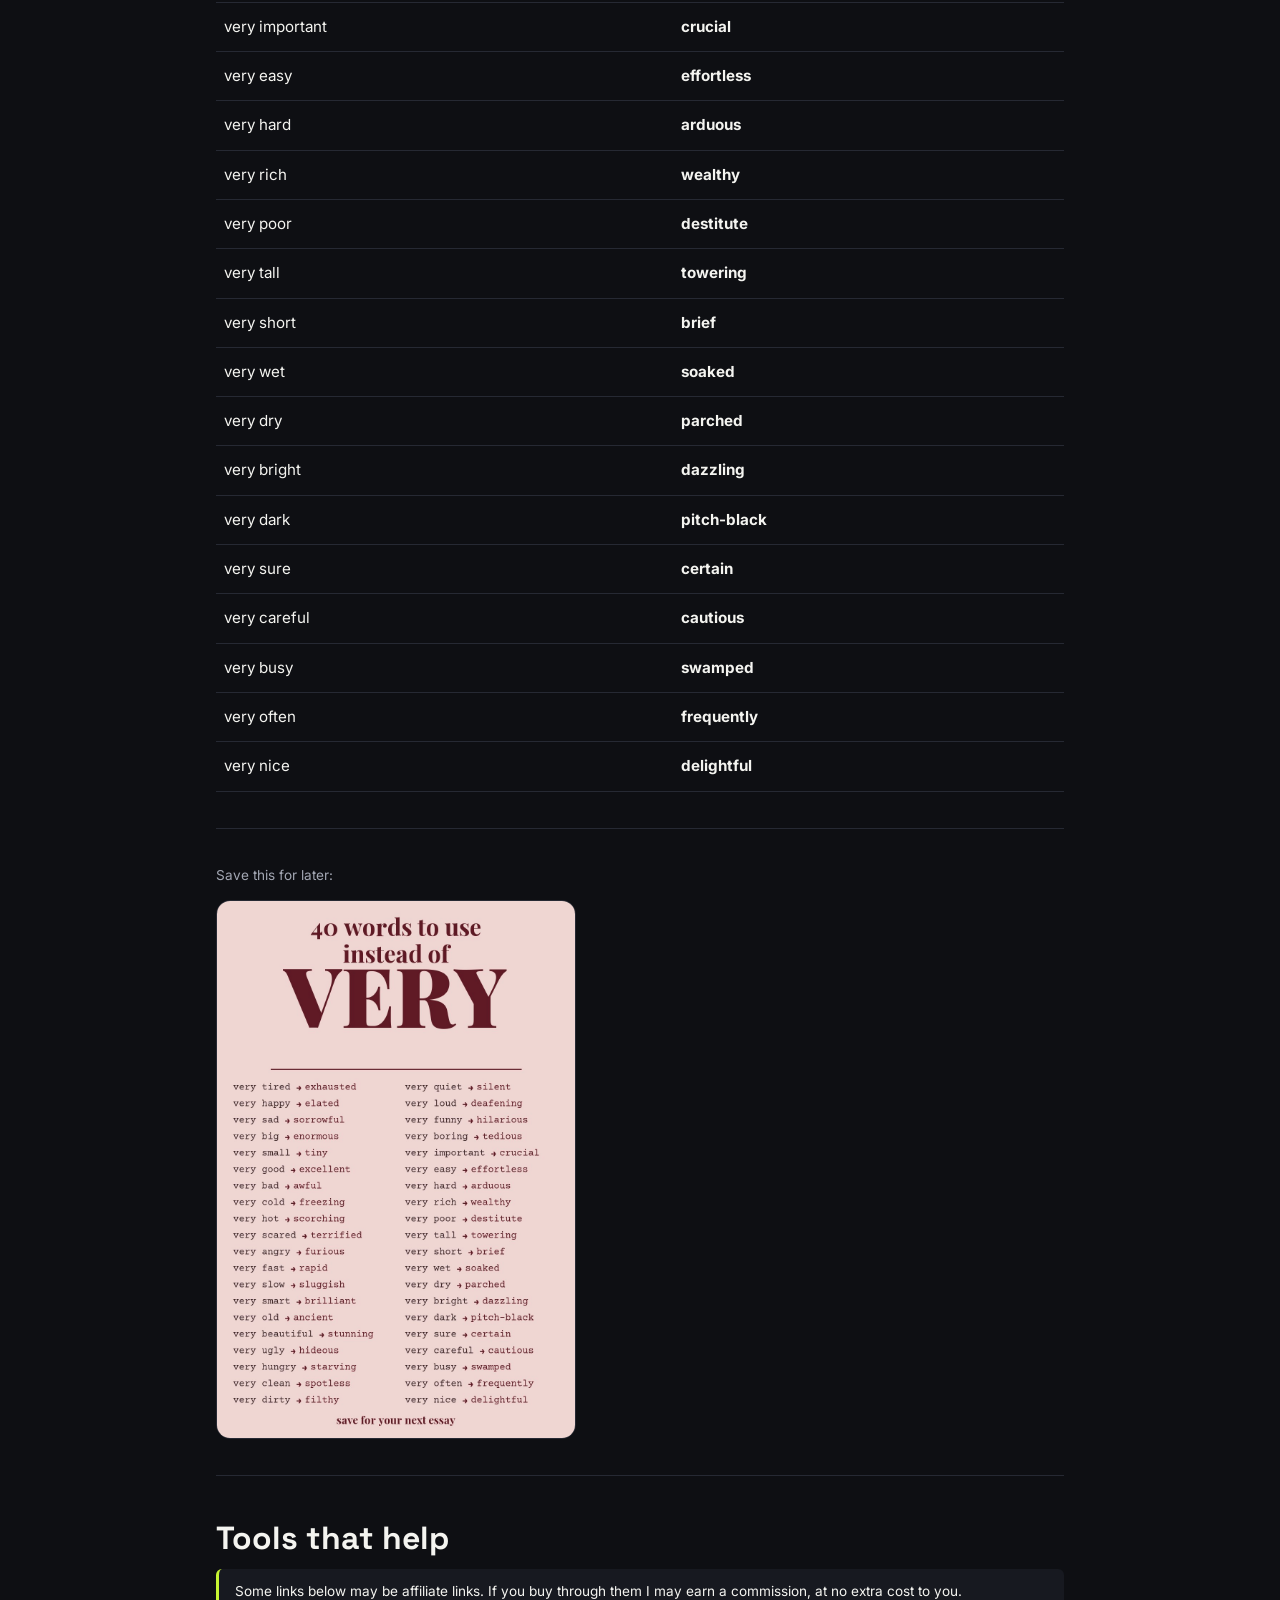
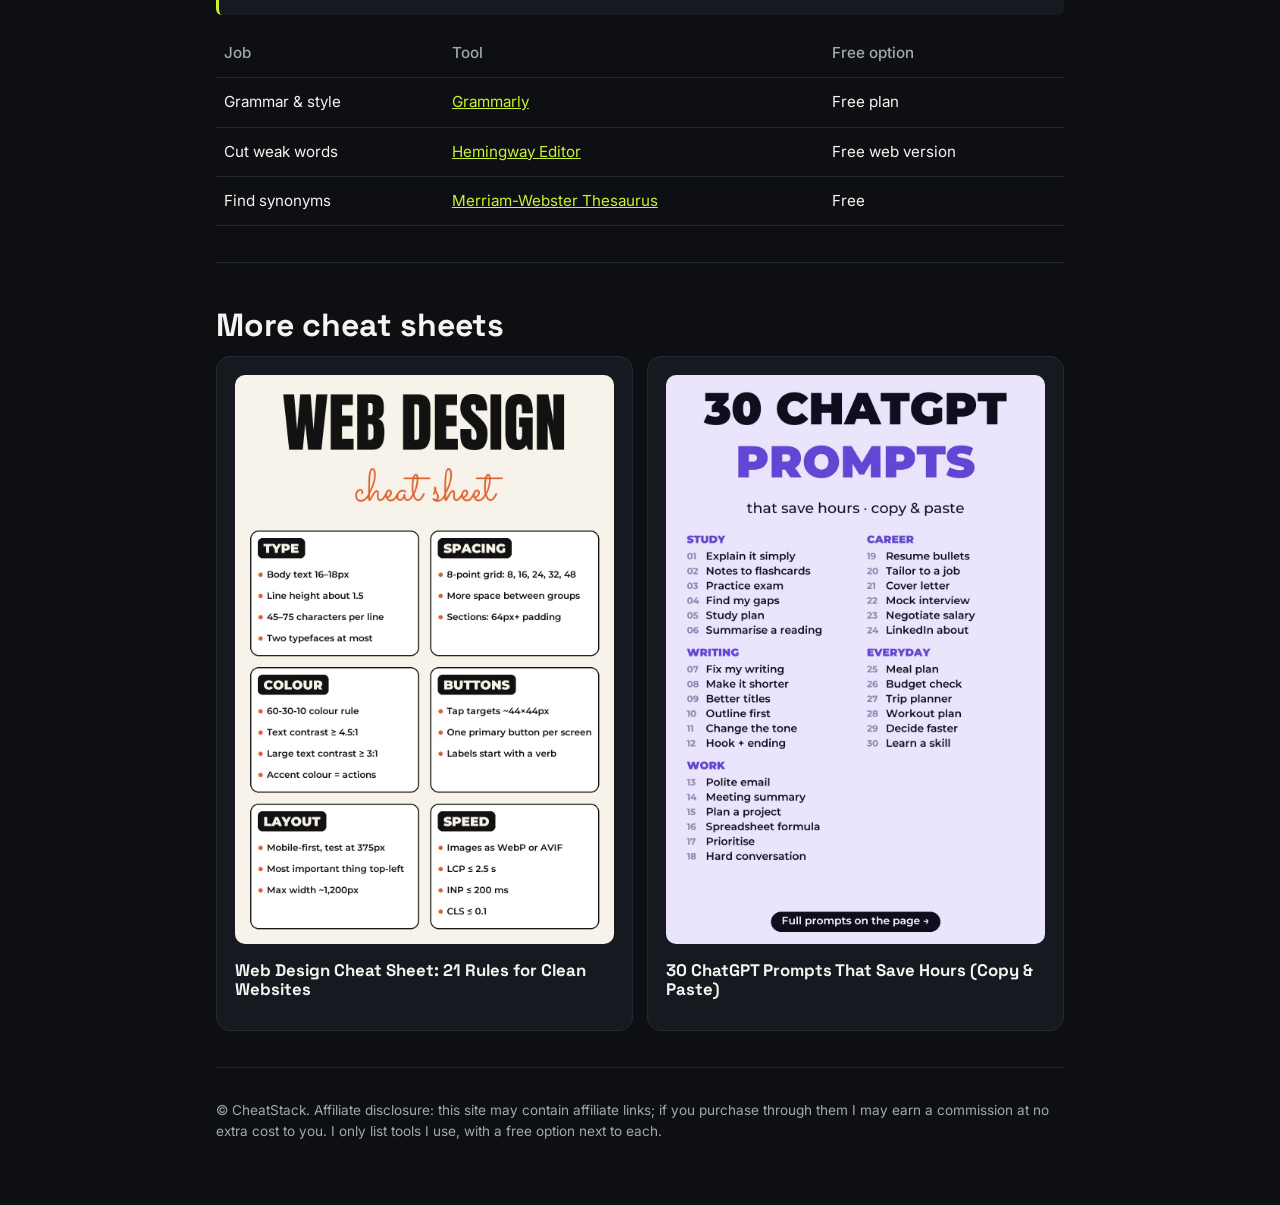
<file: words-instead-of-very/index.html>
<!doctype html>
<html lang="en">
<head>
<meta charset="utf-8">
<meta name="viewport" content="width=device-width, initial-scale=1">
<title>40 Words to Use Instead of &quot;Very&quot; | CheatStack</title>
<meta name="description" content="40 words to use instead of &quot;very&quot;: very tired → exhausted, very happy → elated, very big → enormous, very important → crucial and 36 more. A quick writing tip for essays, emails and stories. Save it for your next draft.">
<link rel="canonical" href="https://mussirimajid-rgb.github.io/cheatstack/words-instead-of-very/">
<meta property="og:type" content="article">
<meta property="og:site_name" content="CheatStack">
<meta property="og:title" content="40 Words to Use Instead of &quot;Very&quot; | CheatStack">
<meta property="og:description" content="40 words to use instead of &quot;very&quot;: very tired → exhausted, very happy → elated, very big → enormous, very important → crucial and 36 more. A quick writing tip for essays, emails and stories. Save it for your next draft.">
<meta property="og:url" content="https://mussirimajid-rgb.github.io/cheatstack/words-instead-of-very/">
<meta property="article:published_time" content="2026-10-29">
<meta property="og:image" content="https://mussirimajid-rgb.github.io/cheatstack/pins/words-instead-of-very.jpg">
<link rel="preconnect" href="https://fonts.googleapis.com">
<link href="https://fonts.googleapis.com/css2?family=Inter:wght@400;500;700&family=Space+Grotesk:wght@500;700&display=swap" rel="stylesheet">
<link rel="stylesheet" href="../style.css?v=de7e3dae">
</head>
<body>
<div class="wrap">
  <header>
    <a class="logo" href=".././">Cheat<span>Stack</span></a>
    <a class="small muted" href=".././#sheets">All cheat sheets →</a>
  </header>
  <div class="hero">
    <div class="eyebrow">Writing tip</div>
    <h1>40 Words to Use Instead of &quot;Very&quot;</h1>
    <p class="muted">&quot;Very&quot; makes a weak word louder instead of choosing a stronger one. Swap the pair for a single precise word and your writing sounds sharper in essays, emails and stories. Check that the new word fits the meaning before you use it.</p>
  </div>
  <section>
<div class="tablewrap"><table><thead><tr><th>Instead of</th><th>Try</th></tr></thead><tbody><tr><td>very tired</td><td><b>exhausted</b></td></tr><tr><td>very happy</td><td><b>elated</b></td></tr><tr><td>very sad</td><td><b>sorrowful</b></td></tr><tr><td>very big</td><td><b>enormous</b></td></tr><tr><td>very small</td><td><b>tiny</b></td></tr><tr><td>very good</td><td><b>excellent</b></td></tr><tr><td>very bad</td><td><b>awful</b></td></tr><tr><td>very cold</td><td><b>freezing</b></td></tr><tr><td>very hot</td><td><b>scorching</b></td></tr><tr><td>very scared</td><td><b>terrified</b></td></tr><tr><td>very angry</td><td><b>furious</b></td></tr><tr><td>very fast</td><td><b>rapid</b></td></tr><tr><td>very slow</td><td><b>sluggish</b></td></tr><tr><td>very smart</td><td><b>brilliant</b></td></tr><tr><td>very old</td><td><b>ancient</b></td></tr><tr><td>very beautiful</td><td><b>stunning</b></td></tr><tr><td>very ugly</td><td><b>hideous</b></td></tr><tr><td>very hungry</td><td><b>starving</b></td></tr><tr><td>very clean</td><td><b>spotless</b></td></tr><tr><td>very dirty</td><td><b>filthy</b></td></tr><tr><td>very quiet</td><td><b>silent</b></td></tr><tr><td>very loud</td><td><b>deafening</b></td></tr><tr><td>very funny</td><td><b>hilarious</b></td></tr><tr><td>very boring</td><td><b>tedious</b></td></tr><tr><td>very important</td><td><b>crucial</b></td></tr><tr><td>very easy</td><td><b>effortless</b></td></tr><tr><td>very hard</td><td><b>arduous</b></td></tr><tr><td>very rich</td><td><b>wealthy</b></td></tr><tr><td>very poor</td><td><b>destitute</b></td></tr><tr><td>very tall</td><td><b>towering</b></td></tr><tr><td>very short</td><td><b>brief</b></td></tr><tr><td>very wet</td><td><b>soaked</b></td></tr><tr><td>very dry</td><td><b>parched</b></td></tr><tr><td>very bright</td><td><b>dazzling</b></td></tr><tr><td>very dark</td><td><b>pitch-black</b></td></tr><tr><td>very sure</td><td><b>certain</b></td></tr><tr><td>very careful</td><td><b>cautious</b></td></tr><tr><td>very busy</td><td><b>swamped</b></td></tr><tr><td>very often</td><td><b>frequently</b></td></tr><tr><td>very nice</td><td><b>delightful</b></td></tr></tbody></table></div>
  </section>
  <section>
    <p class="muted small">Save this for later:</p>
    <img class="pinimg" src="../pins/words-instead-of-very.jpg" alt="List of 40 words to use instead of very, such as very tired → exhausted and very happy → elated.">
  </section>
  <section>
    <h2>Tools that help</h2>
    <p class="disclosure small">Some links below may be affiliate links. If you buy through them I may earn a commission, at no extra cost to you.</p>
    <div class="tablewrap"><table><thead><tr><th>Job</th><th>Tool</th><th>Free option</th></tr></thead><tbody><tr><td>Grammar &amp; style</td><td><a href="https://www.grammarly.com" rel="sponsored nofollow noopener" target="_blank">Grammarly</a></td><td>Free plan</td></tr><tr><td>Cut weak words</td><td><a href="https://hemingwayapp.com" rel="sponsored nofollow noopener" target="_blank">Hemingway Editor</a></td><td>Free web version</td></tr><tr><td>Find synonyms</td><td><a href="https://www.merriam-webster.com/thesaurus" rel="sponsored nofollow noopener" target="_blank">Merriam-Webster Thesaurus</a></td><td>Free</td></tr></tbody></table></div>
  </section>
  <section>
    <h2>More cheat sheets</h2>
    <div class="grid guides">
      <a class="card" href="../web-design-cheat-sheet/"><img src="../pins/web-design-cheat-sheet.jpg" alt="Web design cheat sheet with rules for typography, spacing, colour, buttons, layout and page speed." loading="lazy"><h3 style="margin-top:10px">Web Design Cheat Sheet: 21 Rules for Clean Websites</h3></a>
      <a class="card" href="../chatgpt-prompts/"><img src="../pins/chatgpt-prompts.jpg" alt="List of 30 ChatGPT prompts in five groups: study, writing, work, career and everyday." loading="lazy"><h3 style="margin-top:10px">30 ChatGPT Prompts That Save Hours (Copy &amp; Paste)</h3></a>
    </div>
  </section>
  <footer class="small muted">
    <p>© CheatStack. Affiliate disclosure: this site may contain affiliate links; if you purchase through them I may earn a commission at no extra cost to you. I only list tools I use, with a free option next to each.</p>
  </footer>
</div>
<script>document.querySelectorAll('.copy').forEach(b=>b.onclick=()=>{navigator.clipboard.writeText(document.getElementById(b.dataset.for).innerText);b.textContent='Copied';setTimeout(()=>b.textContent='Copy',1500)})</script>
</body>
</html>
</file>
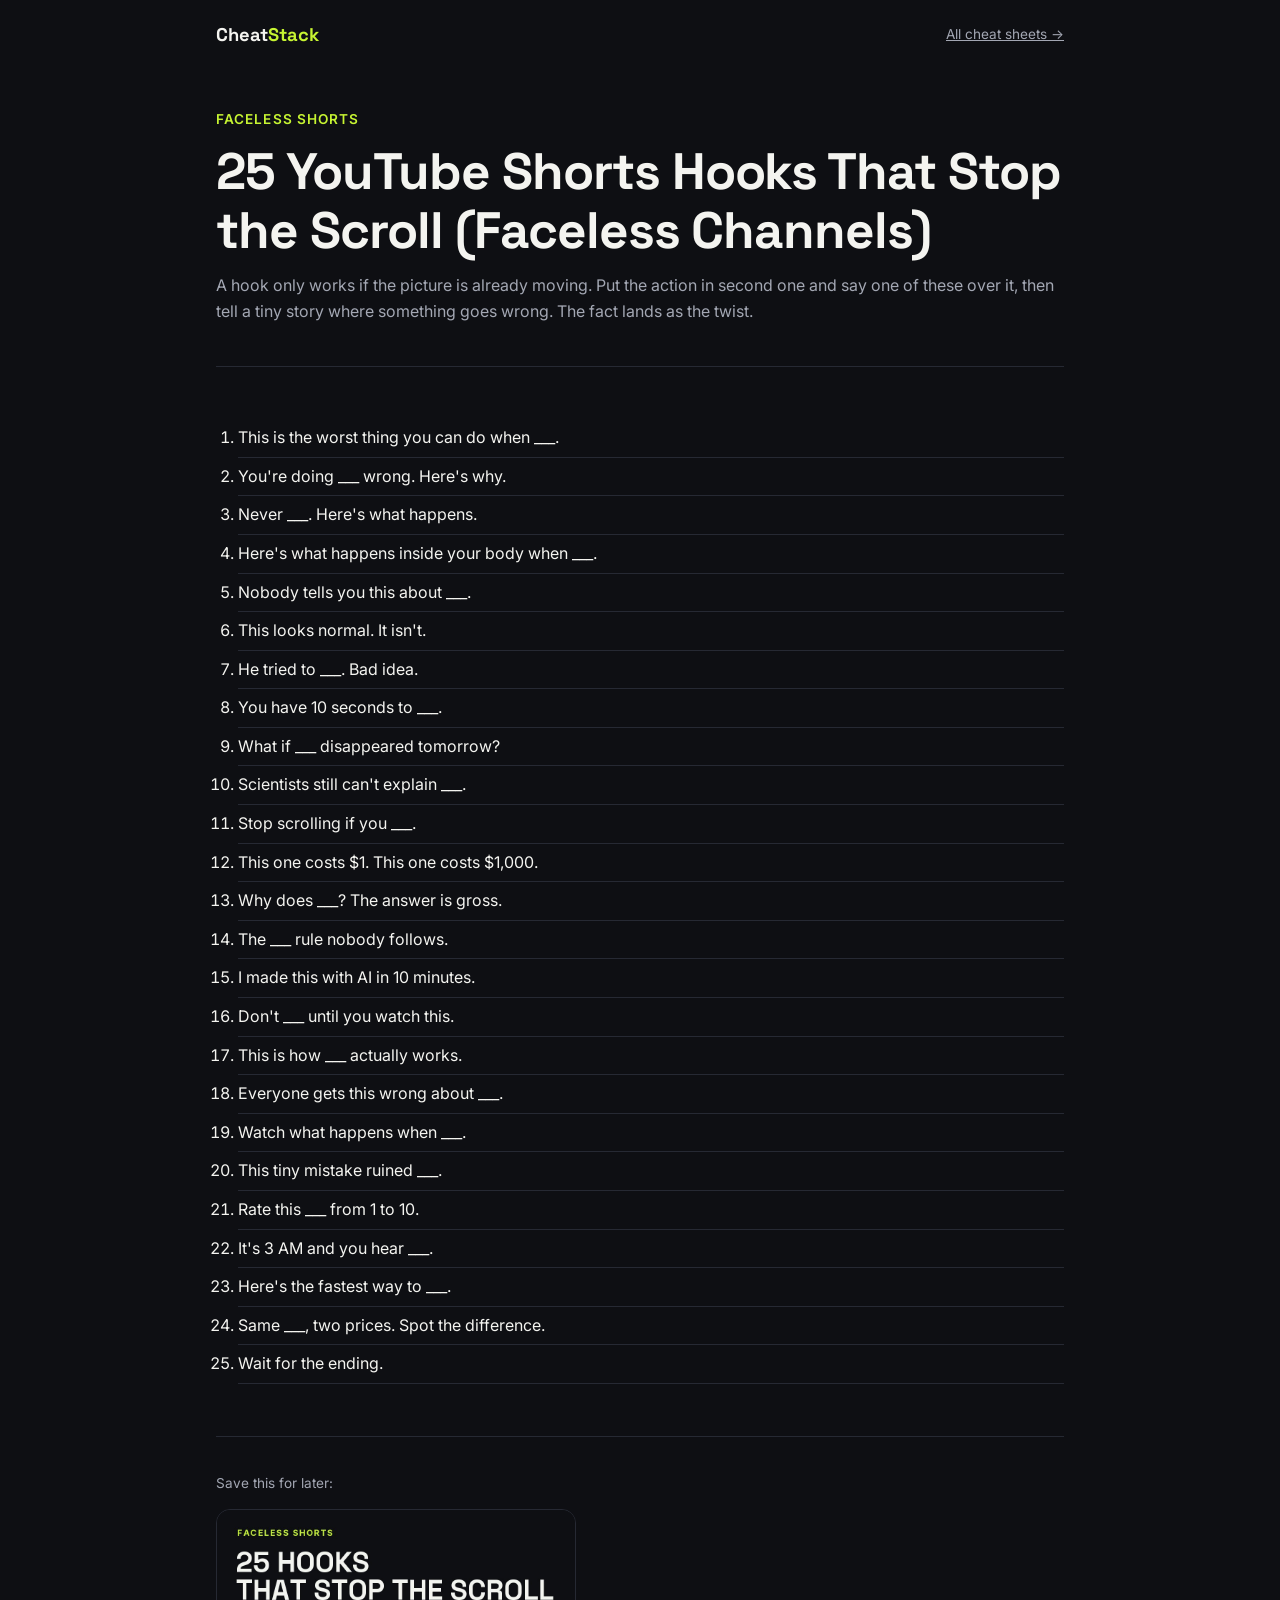
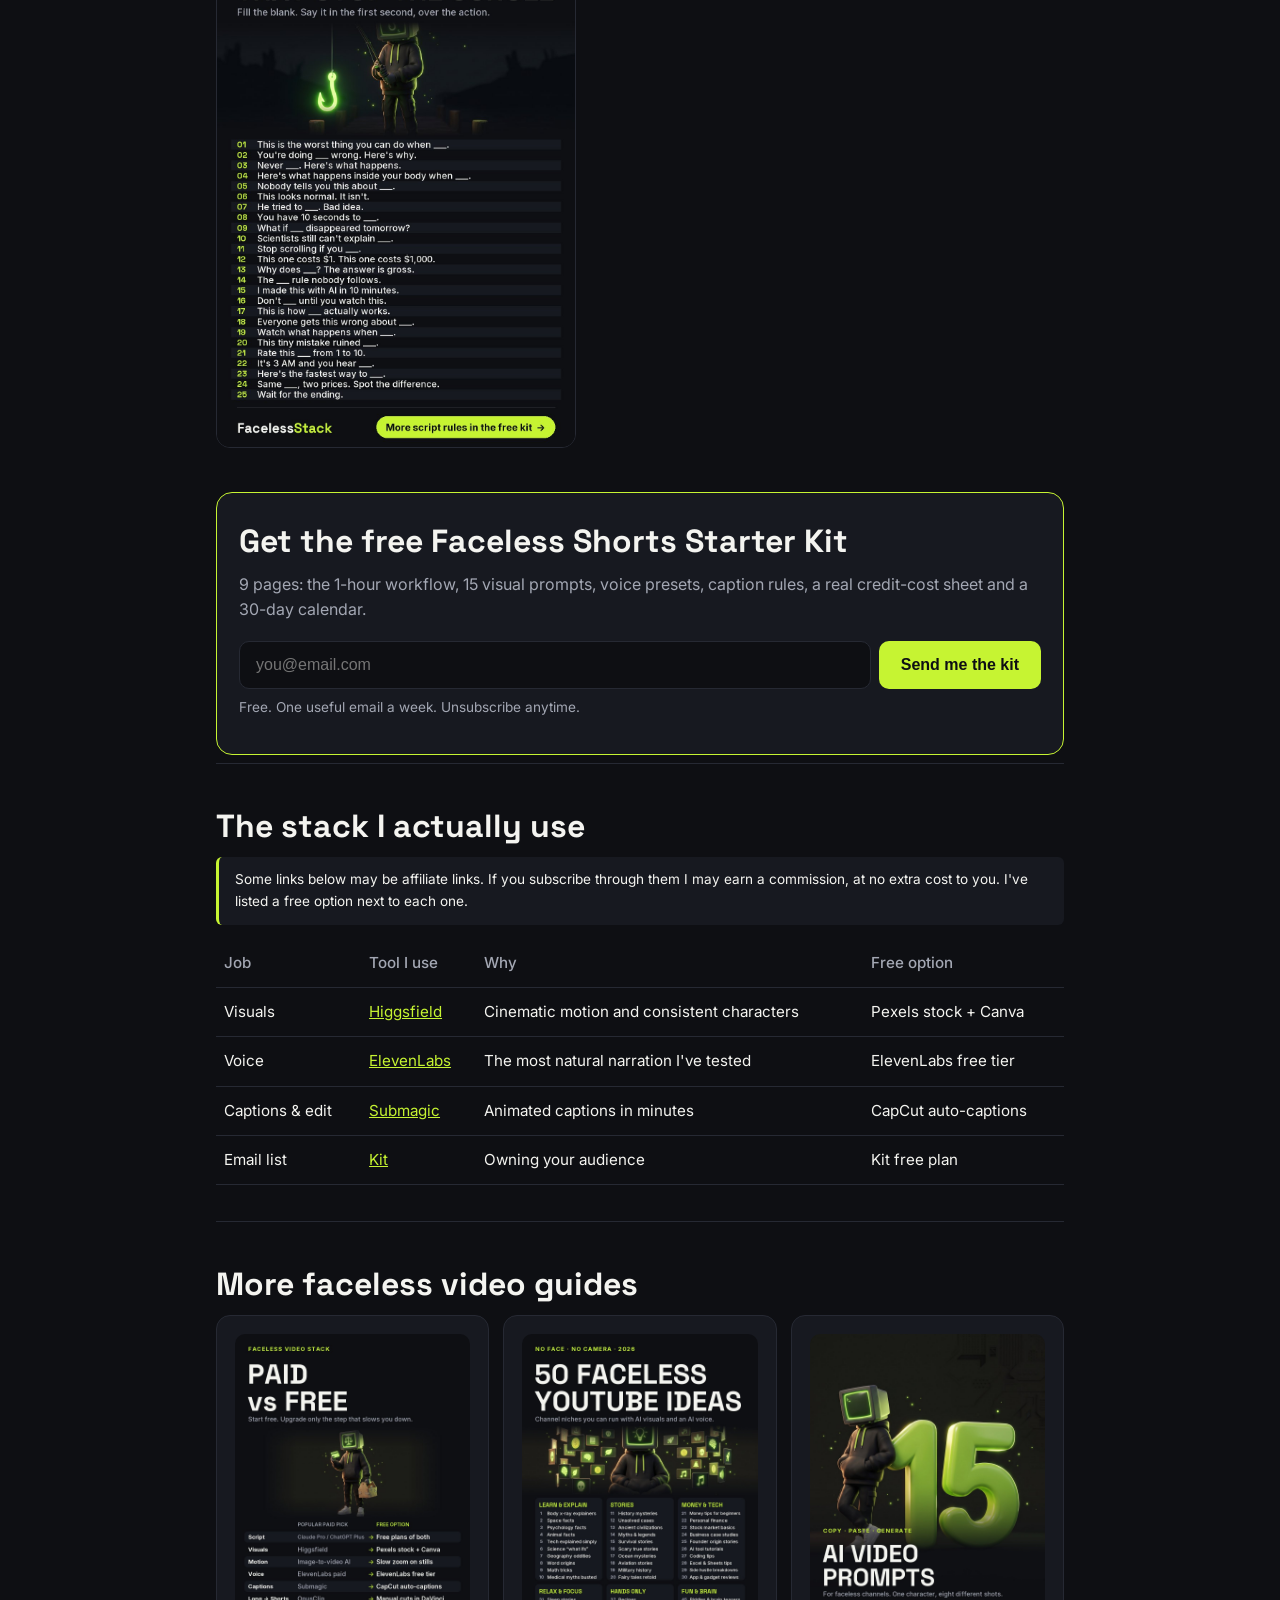
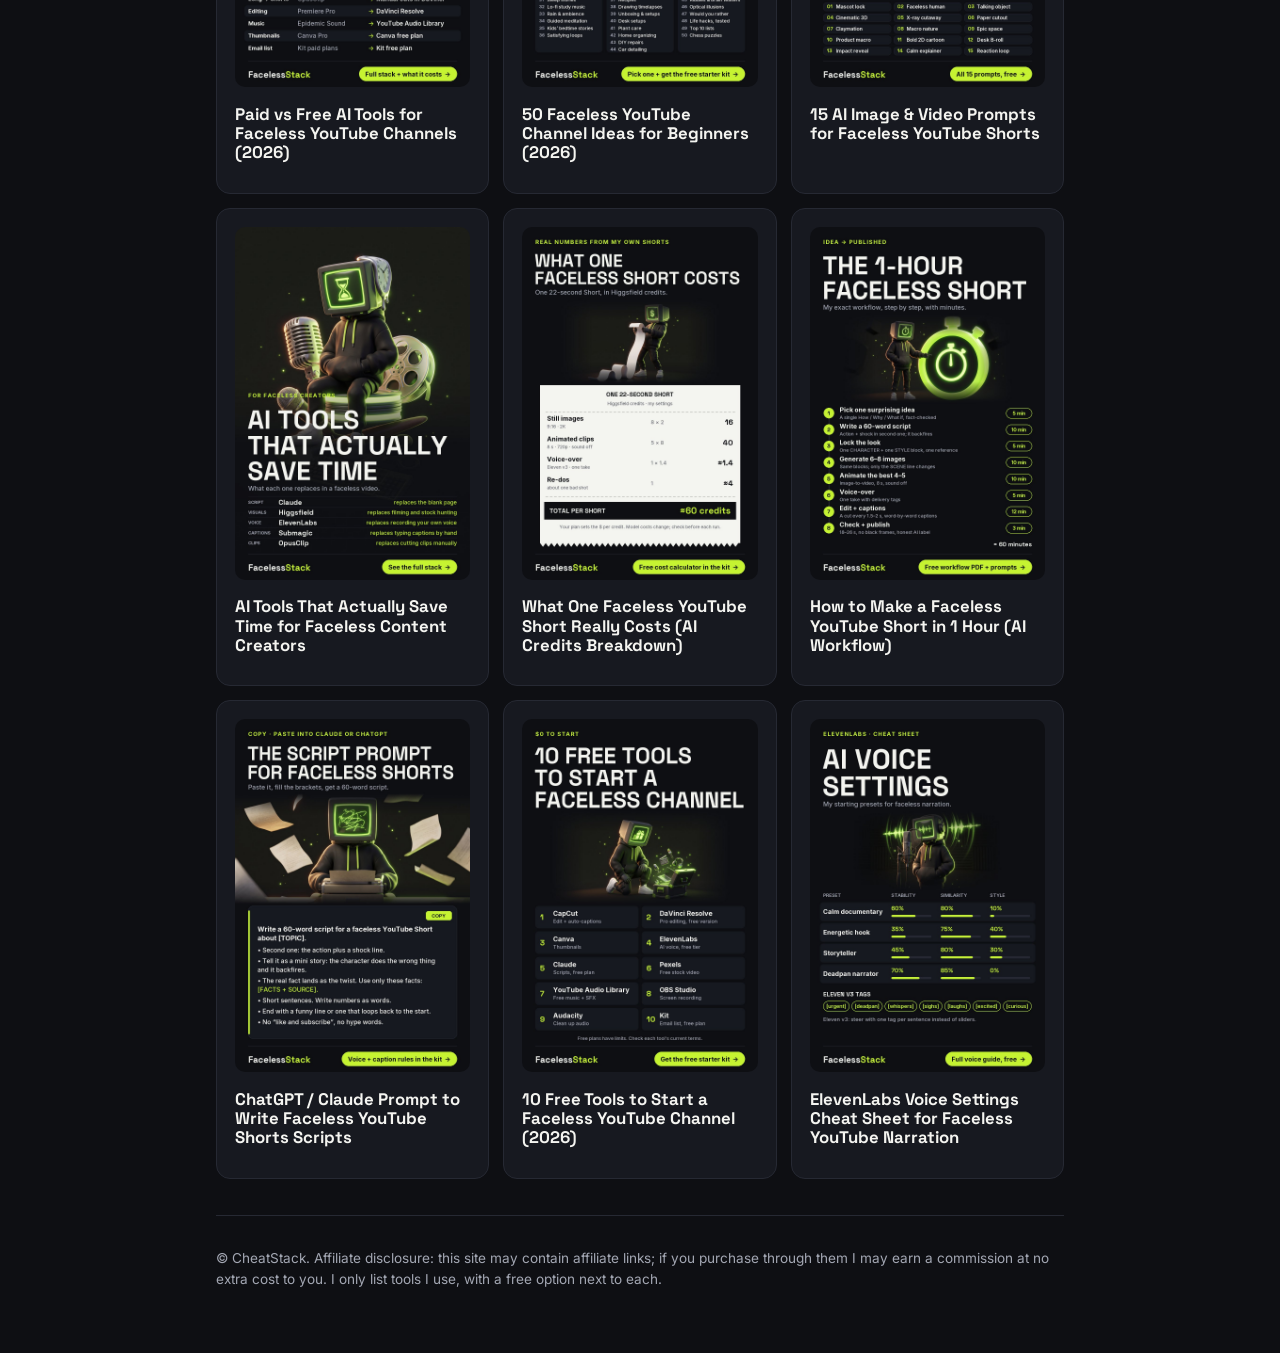
<file: youtube-shorts-hooks/index.html>
<!doctype html>
<html lang="en">
<head>
<meta charset="utf-8">
<meta name="viewport" content="width=device-width, initial-scale=1">
<title>25 YouTube Shorts Hooks That Stop the Scroll (Faceless Channels) | CheatStack</title>
<meta name="description" content="25 fill-in-the-blank hooks for YouTube Shorts, TikTok and Reels. Built for faceless channels: say the hook in the first second, over the action, then let the story backfire. Save these for your next script.">
<link rel="canonical" href="https://mussirimajid-rgb.github.io/cheatstack/youtube-shorts-hooks/">
<meta property="og:type" content="article">
<meta property="og:site_name" content="CheatStack">
<meta property="og:title" content="25 YouTube Shorts Hooks That Stop the Scroll (Faceless Channels) | CheatStack">
<meta property="og:description" content="25 fill-in-the-blank hooks for YouTube Shorts, TikTok and Reels. Built for faceless channels: say the hook in the first second, over the action, then let the story backfire. Save these for your next script.">
<meta property="og:url" content="https://mussirimajid-rgb.github.io/cheatstack/youtube-shorts-hooks/">
<meta property="article:published_time" content="2026-10-29">
<meta property="og:image" content="https://mussirimajid-rgb.github.io/cheatstack/pins/youtube-shorts-hooks.jpg">
<link rel="preconnect" href="https://fonts.googleapis.com">
<link href="https://fonts.googleapis.com/css2?family=Inter:wght@400;500;700&family=Space+Grotesk:wght@500;700&display=swap" rel="stylesheet">
<link rel="stylesheet" href="../style.css?v=de7e3dae">
</head>
<body>
<div class="wrap">
  <header>
    <a class="logo" href=".././">Cheat<span>Stack</span></a>
    <a class="small muted" href=".././#sheets">All cheat sheets →</a>
  </header>
  <div class="hero">
    <div class="eyebrow">Faceless Shorts</div>
    <h1>25 YouTube Shorts Hooks That Stop the Scroll (Faceless Channels)</h1>
    <p class="muted">A hook only works if the picture is already moving. Put the action in second one and say one of these over it, then tell a tiny story where something goes wrong. The fact lands as the twist.</p>
  </div>
  <section>
<ol class="list"><li>This is the worst thing you can do when ___.</li><li>You&#x27;re doing ___ wrong. Here&#x27;s why.</li><li>Never ___. Here&#x27;s what happens.</li><li>Here&#x27;s what happens inside your body when ___.</li><li>Nobody tells you this about ___.</li><li>This looks normal. It isn&#x27;t.</li><li>He tried to ___. Bad idea.</li><li>You have 10 seconds to ___.</li><li>What if ___ disappeared tomorrow?</li><li>Scientists still can&#x27;t explain ___.</li><li>Stop scrolling if you ___.</li><li>This one costs $1. This one costs $1,000.</li><li>Why does ___? The answer is gross.</li><li>The ___ rule nobody follows.</li><li>I made this with AI in 10 minutes.</li><li>Don&#x27;t ___ until you watch this.</li><li>This is how ___ actually works.</li><li>Everyone gets this wrong about ___.</li><li>Watch what happens when ___.</li><li>This tiny mistake ruined ___.</li><li>Rate this ___ from 1 to 10.</li><li>It&#x27;s 3 AM and you hear ___.</li><li>Here&#x27;s the fastest way to ___.</li><li>Same ___, two prices. Spot the difference.</li><li>Wait for the ending.</li></ol>
  </section>
  <section>
    <p class="muted small">Save this for later:</p>
    <img class="pinimg" src="../pins/youtube-shorts-hooks.jpg" alt="List of 25 fill-in-the-blank video hooks for YouTube Shorts, such as &#x27;You&#x27;re doing ___ wrong. Here&#x27;s why.&#x27;">
  </section>
  <div class="kitbox" id="kit">
    <h2>Get the free Faceless Shorts Starter Kit</h2>
    <p class="muted">9 pages: the 1-hour workflow, 15 visual prompts, voice presets, caption rules, a real credit-cost sheet and a 30-day calendar.</p>
    <form class="signup" action="https://app.kit.com/forms/10103270/subscriptions" method="post">
      <label class="sr" for="email">Email address</label>
      <input id="email" type="email" name="email_address" placeholder="you@email.com" autocomplete="email" required>
      <button class="btn" type="submit">Send me the kit</button>
    </form>
    <p class="small muted">Free. One useful email a week. Unsubscribe anytime.</p>
  </div>
  <section>
    <h2>The stack I actually use</h2>
    <p class="disclosure small">Some links below may be affiliate links. If you subscribe through them I may earn a commission, at no extra cost to you. I've listed a free option next to each one.</p>
    <div class="tablewrap"><table>
      <thead><tr><th>Job</th><th>Tool I use</th><th>Why</th><th>Free option</th></tr></thead>
      <tbody>
          <tr><td>Visuals</td><td><a href="https://higgsfield.ai" rel="sponsored nofollow noopener" target="_blank">Higgsfield</a></td><td>Cinematic motion and consistent characters</td><td>Pexels stock + Canva</td></tr>
          <tr><td>Voice</td><td><a href="https://elevenlabs.io" rel="sponsored nofollow noopener" target="_blank">ElevenLabs</a></td><td>The most natural narration I&#x27;ve tested</td><td>ElevenLabs free tier</td></tr>
          <tr><td>Captions &amp; edit</td><td><a href="https://www.submagic.co" rel="sponsored nofollow noopener" target="_blank">Submagic</a></td><td>Animated captions in minutes</td><td>CapCut auto-captions</td></tr>
          <tr><td>Email list</td><td><a href="https://kit.com" rel="sponsored nofollow noopener" target="_blank">Kit</a></td><td>Owning your audience</td><td>Kit free plan</td></tr>
      </tbody>
    </table></div>
  </section>
  <section>
    <h2>More faceless video guides</h2>
    <div class="grid guides">
      <a class="card" href="../paid-vs-free-tools/"><img src="../pins/paid-vs-free-tools.jpg" alt="Comparison chart of paid vs free AI tools for faceless YouTube videos: Higgsfield vs Pexels, ElevenLabs vs free tier, Submagic vs CapCut, Premiere vs DaVinci Resolve." loading="lazy"><h3 style="margin-top:10px">Paid vs Free AI Tools for Faceless YouTube Channels (2026)</h3></a>
      <a class="card" href="../faceless-youtube-channel-ideas/"><img src="../pins/faceless-youtube-channel-ideas.jpg" alt="List of 50 faceless YouTube channel ideas in six groups: learn and explain, stories, money and tech, relax and focus, hands only, fun and brain." loading="lazy"><h3 style="margin-top:10px">50 Faceless YouTube Channel Ideas for Beginners (2026)</h3></a>
      <a class="card" href="../ai-video-prompts/"><img src="../pins/ai-video-prompts.jpg" alt="Glossy 3D number 15 with a monitor-headed character, listing 15 AI prompt templates for faceless videos." loading="lazy"><h3 style="margin-top:10px">15 AI Image &amp; Video Prompts for Faceless YouTube Shorts</h3></a>
      <a class="card" href="../ai-tools-that-save-time/"><img src="../pins/ai-tools-that-save-time.jpg" alt="Surreal poster of a monitor-headed character with a melting clock, listing AI tools that save time: Claude, Higgsfield, ElevenLabs, Submagic, OpusClip." loading="lazy"><h3 style="margin-top:10px">AI Tools That Actually Save Time for Faceless Content Creators</h3></a>
      <a class="card" href="../faceless-short-cost/"><img src="../pins/faceless-short-cost.jpg" alt="Receipt showing the cost of one faceless YouTube Short: 16 credits of images, 40 credits of animated clips, 1.4 for voice, about 4 for re-dos, about 60 credits total." loading="lazy"><h3 style="margin-top:10px">What One Faceless YouTube Short Really Costs (AI Credits Breakdown)</h3></a>
      <a class="card" href="../one-hour-workflow/"><img src="../pins/one-hour-workflow.jpg" alt="Timeline of 8 steps to make a faceless YouTube Short in one hour, with minutes per step adding up to 60." loading="lazy"><h3 style="margin-top:10px">How to Make a Faceless YouTube Short in 1 Hour (AI Workflow)</h3></a>
      <a class="card" href="../script-prompt/"><img src="../pins/script-prompt.jpg" alt="Copy-paste prompt card for writing a 60-word faceless YouTube Shorts script with Claude or ChatGPT." loading="lazy"><h3 style="margin-top:10px">ChatGPT / Claude Prompt to Write Faceless YouTube Shorts Scripts</h3></a>
      <a class="card" href="../free-tools-faceless-channel/"><img src="../pins/free-tools-faceless-channel.jpg" alt="List of 10 free tools to start a faceless YouTube channel, including CapCut, DaVinci Resolve, Canva, ElevenLabs and OBS Studio." loading="lazy"><h3 style="margin-top:10px">10 Free Tools to Start a Faceless YouTube Channel (2026)</h3></a>
      <a class="card" href="../ai-voice-settings/"><img src="../pins/ai-voice-settings.jpg" alt="Cheat sheet of ElevenLabs voice settings for four narration styles with stability, similarity and style percentages, and Eleven v3 emotion tags." loading="lazy"><h3 style="margin-top:10px">ElevenLabs Voice Settings Cheat Sheet for Faceless YouTube Narration</h3></a>
    </div>
  </section>
  <footer class="small muted">
    <p>© CheatStack. Affiliate disclosure: this site may contain affiliate links; if you purchase through them I may earn a commission at no extra cost to you. I only list tools I use, with a free option next to each.</p>
  </footer>
</div>
<script>document.querySelectorAll('.copy').forEach(b=>b.onclick=()=>{navigator.clipboard.writeText(document.getElementById(b.dataset.for).innerText);b.textContent='Copied';setTimeout(()=>b.textContent='Copy',1500)})</script>
</body>
</html>
</file>
<file: style.css>
:root{--bg:#0E0F13;--panel:#171920;--line:#262933;--text:#F4F4F0;--muted:#A3A7B3;--accent:#C6F432;--ink:#0E0F13}
*{box-sizing:border-box}body{margin:0;background:var(--bg);color:var(--text);font:16px/1.6 Inter,system-ui,sans-serif}
.wrap{max-width:880px;margin:0 auto;padding:0 16px}
h1,h2,h3{font-family:"Space Grotesk",Inter,sans-serif;line-height:1.15;margin:0 0 12px}
h1{font-size:clamp(2rem,6vw,3.2rem);letter-spacing:-.02em}h2{font-size:clamp(1.4rem,4vw,2rem);margin-top:8px}
p{margin:0 0 14px}a{color:var(--accent)}.muted{color:var(--muted)}.small{font-size:.85rem}
header{padding:20px 0;display:flex;justify-content:space-between;align-items:center}
.logo{font-family:"Space Grotesk",Inter,sans-serif;font-weight:700;color:var(--text);text-decoration:none;font-size:1.15rem}.logo span{color:var(--accent)}
.hero{padding:40px 0 28px}.eyebrow{color:var(--accent);font-weight:600;font-size:.85rem;text-transform:uppercase;letter-spacing:.08em;margin-bottom:12px}
.btn{padding:14px 22px;border:0;border-radius:10px;background:var(--accent);color:var(--ink);font-weight:700;font-size:1rem;cursor:pointer;text-decoration:none;display:inline-block}
section{padding:36px 0;border-top:1px solid var(--line)}
.grid{display:grid;grid-template-columns:repeat(auto-fit,minmax(240px,1fr));gap:14px}
.card{background:var(--panel);border:1px solid var(--line);border-radius:14px;padding:18px}.card h3{font-size:1.05rem}
.num{color:var(--accent);font-family:"Space Grotesk",Inter,sans-serif;font-weight:700}
table{width:100%;border-collapse:collapse;font-size:.95rem}th,td{text-align:left;padding:12px 8px;border-bottom:1px solid var(--line);vertical-align:top}
th{color:var(--muted);font-weight:500}.tablewrap{overflow-x:auto}
ol.list{padding-left:1.4em}ol.list li{padding:6px 0;border-bottom:1px solid var(--line)}
.groups{display:grid;grid-template-columns:repeat(auto-fit,minmax(230px,1fr));gap:14px}.groups ol{margin:0;padding-left:1.6em}
.groups h3{color:var(--accent);font-size:1rem;text-transform:uppercase;letter-spacing:.04em}
pre{white-space:pre-wrap;background:var(--panel);border:1px solid var(--line);border-left:4px solid var(--accent);border-radius:12px;padding:18px;font:15px/1.6 ui-monospace,Consolas,monospace;margin:0 0 10px}
.prompt{margin-bottom:22px}.prompt h3{font-size:1.05rem}
.copy{background:transparent;color:var(--accent);border:1px solid var(--accent);border-radius:8px;padding:6px 14px;font-weight:600;cursor:pointer}
.kitbox{background:var(--panel);border:1px solid var(--accent);border-radius:16px;padding:22px;margin:8px 0}
.signup{display:flex;gap:8px;flex-wrap:wrap;margin:18px 0 8px}
.signup input{flex:1 1 240px;padding:14px 16px;border-radius:10px;border:1px solid var(--line);background:var(--bg);color:var(--text);font-size:1rem}
.sr{position:absolute;width:1px;height:1px;overflow:hidden;clip:rect(0 0 0 0)}
.disclosure{background:var(--panel);border-left:3px solid var(--accent);padding:12px 16px;border-radius:6px}
.pinimg{display:block;max-width:360px;width:100%;border-radius:14px;border:1px solid var(--line);margin:8px 0 0}
.calc{display:grid;grid-template-columns:repeat(auto-fit,minmax(200px,1fr));gap:12px;margin-top:12px}
.calc label{display:block;font-size:.85rem;color:var(--muted)}.calc input{width:100%;padding:12px;border-radius:10px;border:1px solid var(--line);background:var(--bg);color:var(--text);font-size:1rem}
.result{font-family:"Space Grotesk",Inter,sans-serif;font-size:1.5rem;color:var(--accent);margin-top:12px}
.guides a{color:var(--text);text-decoration:none}.guides img{width:100%;border-radius:10px;aspect-ratio:2/3;object-fit:cover}
.tags span{display:inline-block;border:1px solid var(--accent);color:var(--accent);border-radius:20px;padding:4px 12px;margin:0 6px 8px 0;font-weight:600}
footer{padding:32px 0 48px;border-top:1px solid var(--line)}
</file>
